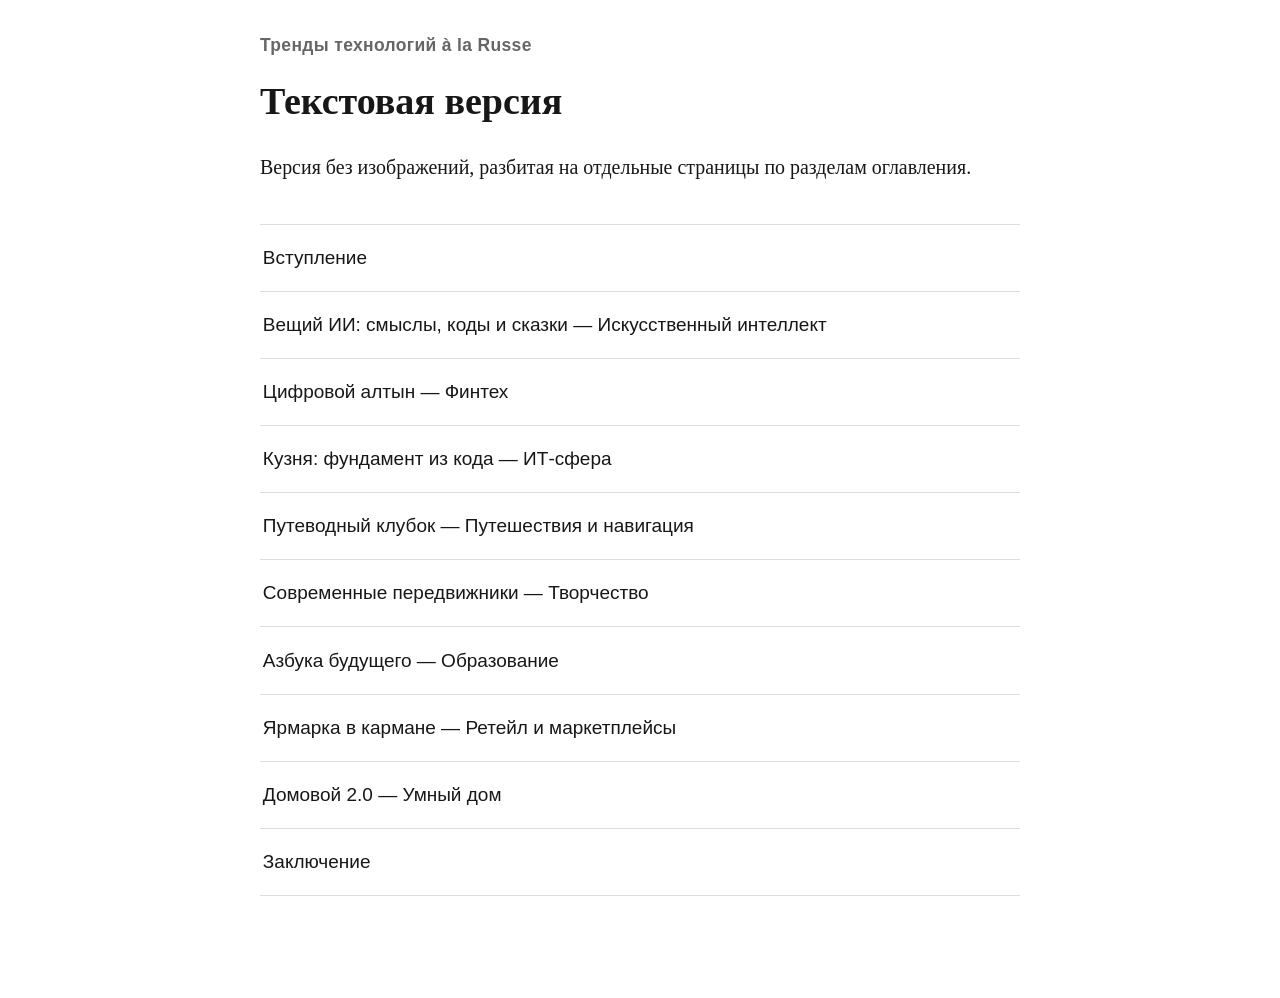
<file: index.html>
<!doctype html>
<html lang="ru"><head><meta charset="utf-8"><meta name="viewport" content="width=device-width,initial-scale=1,viewport-fit=cover">
<title>Оглавление — Тренды технологий à la Russe</title><meta name="description" content="Текстовая версия без изображений"><link rel="stylesheet" href="styles.css"></head>
<body><main><a class="site-title" href="index.html">Тренды технологий à la Russe</a>
<h1>Текстовая версия</h1>
<p class="lead">Версия без изображений, разбитая на отдельные страницы по разделам оглавления.</p>
<nav aria-label="Оглавление"><ul class="toc"><li><a href="intro.html">Вступление</a></li>
<li><a href="ai.html">Вещий ИИ: смыслы, коды и сказки — Искусственный интеллект</a></li>
<li><a href="fintech.html">Цифровой алтын — Финтех</a></li>
<li><a href="it.html">Кузня: фундамент из кода — ИТ-сфера</a></li>
<li><a href="travel.html">Путеводный клубок — Путешествия и навигация</a></li>
<li><a href="creative.html">Современные передвижники — Творчество</a></li>
<li><a href="education.html">Азбука будущего — Образование</a></li>
<li><a href="retail.html">Ярмарка в кармане — Ретейл и маркетплейсы</a></li>
<li><a href="smart-home.html">Домовой 2.0 — Умный дом</a></li>
<li><a href="conclusion.html">Заключение</a></li></ul></nav></main></body></html>
</file>
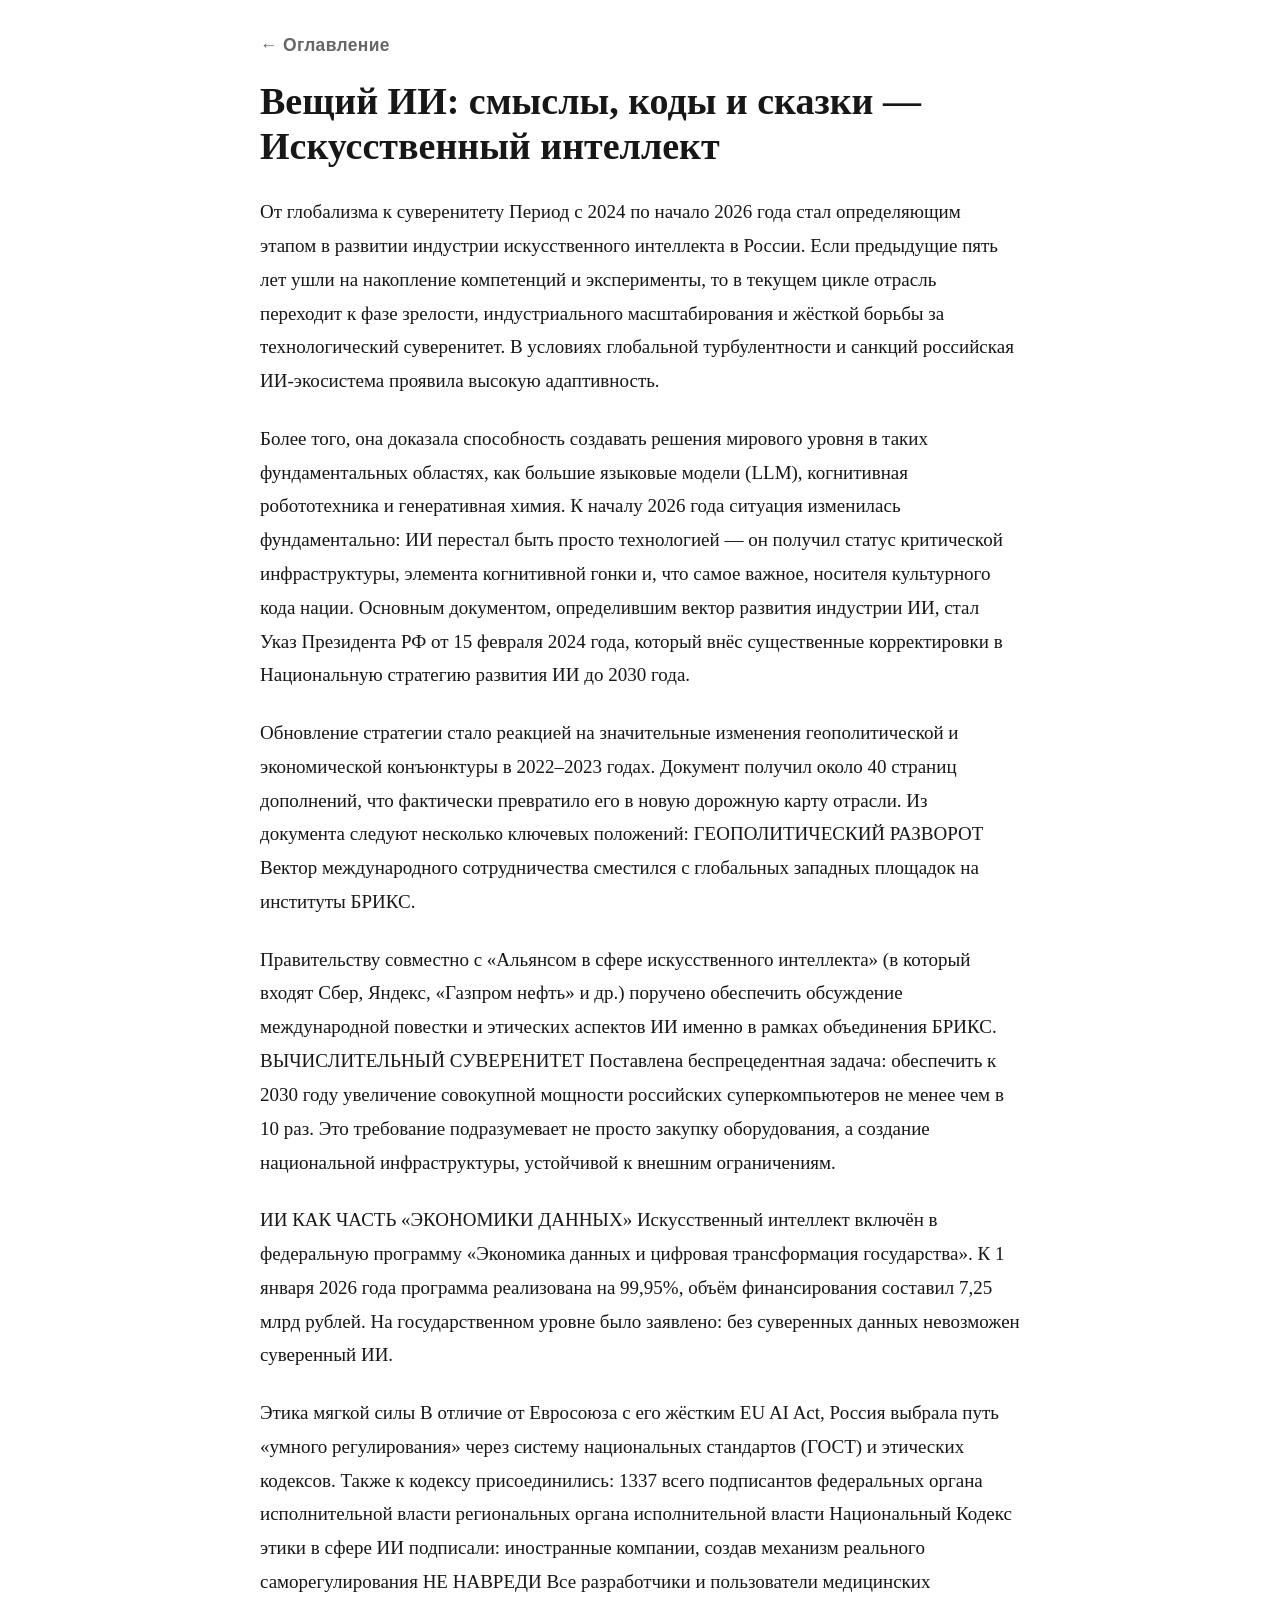
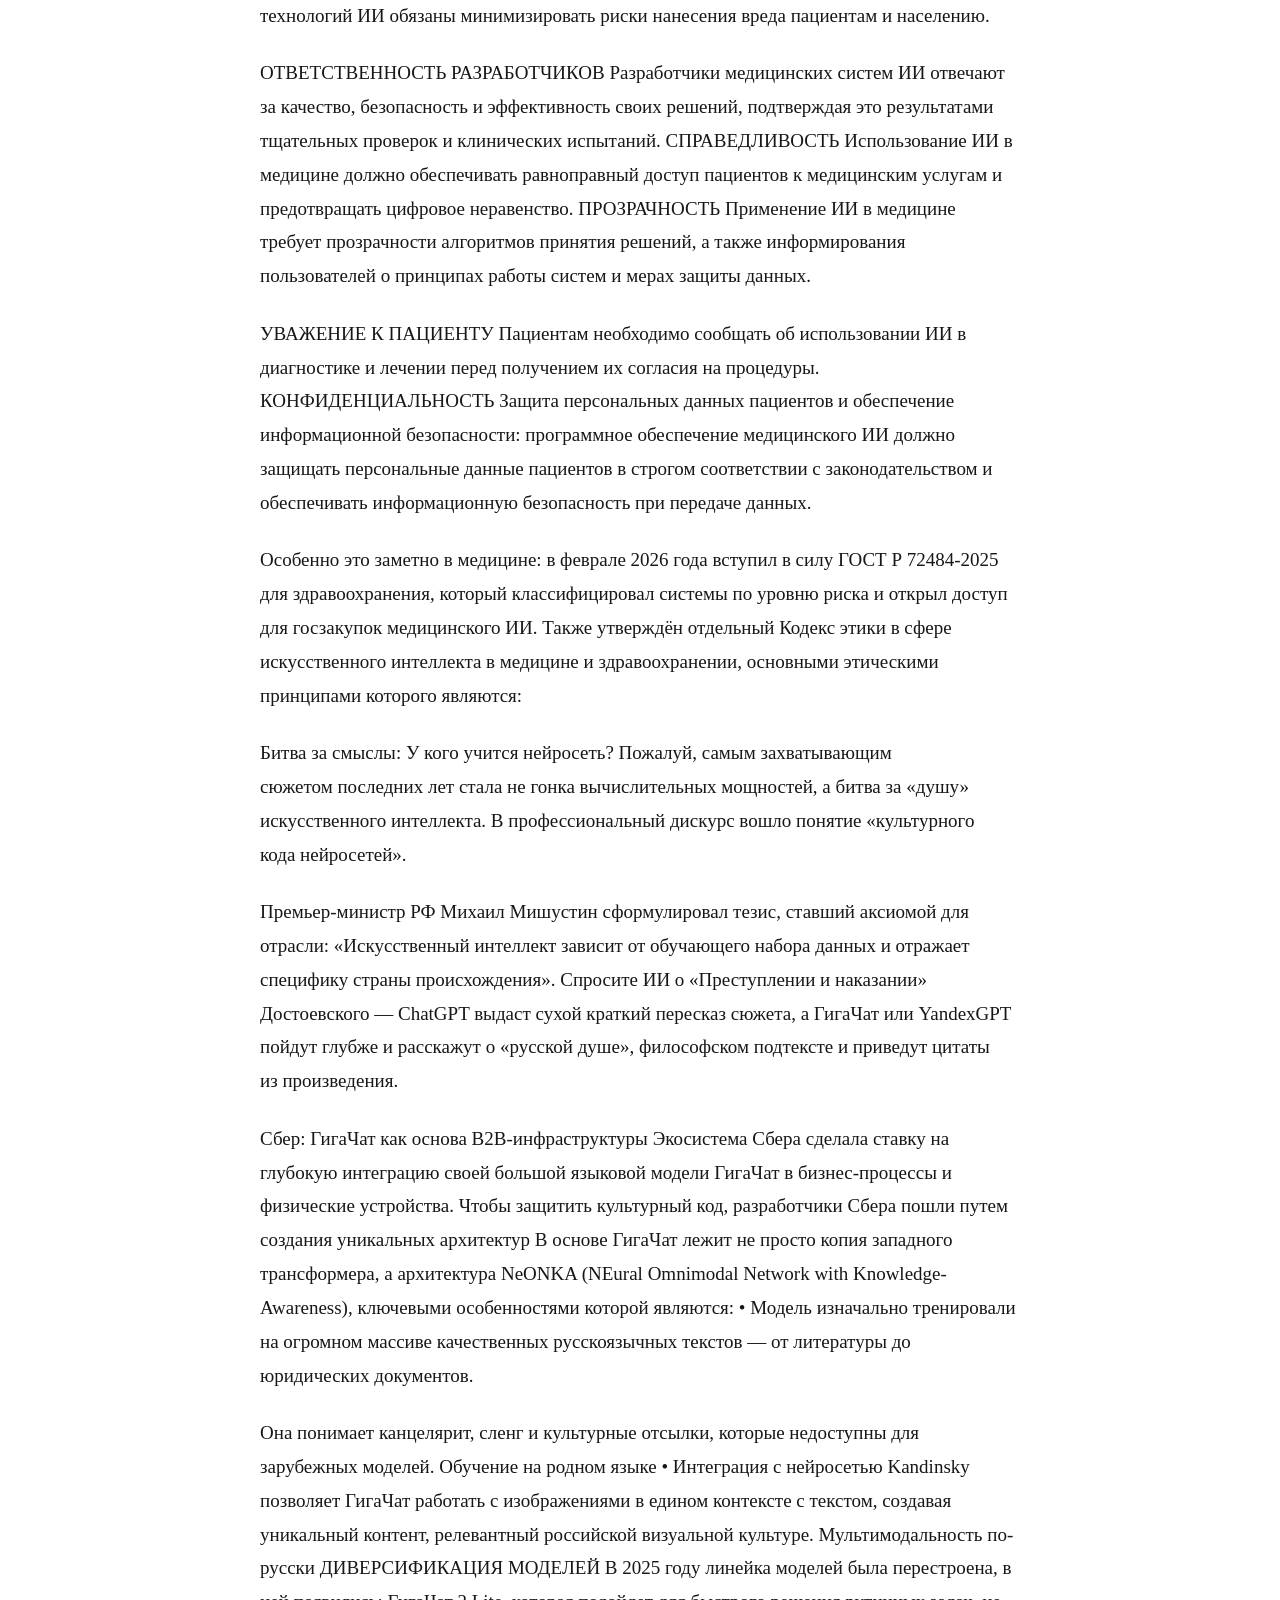
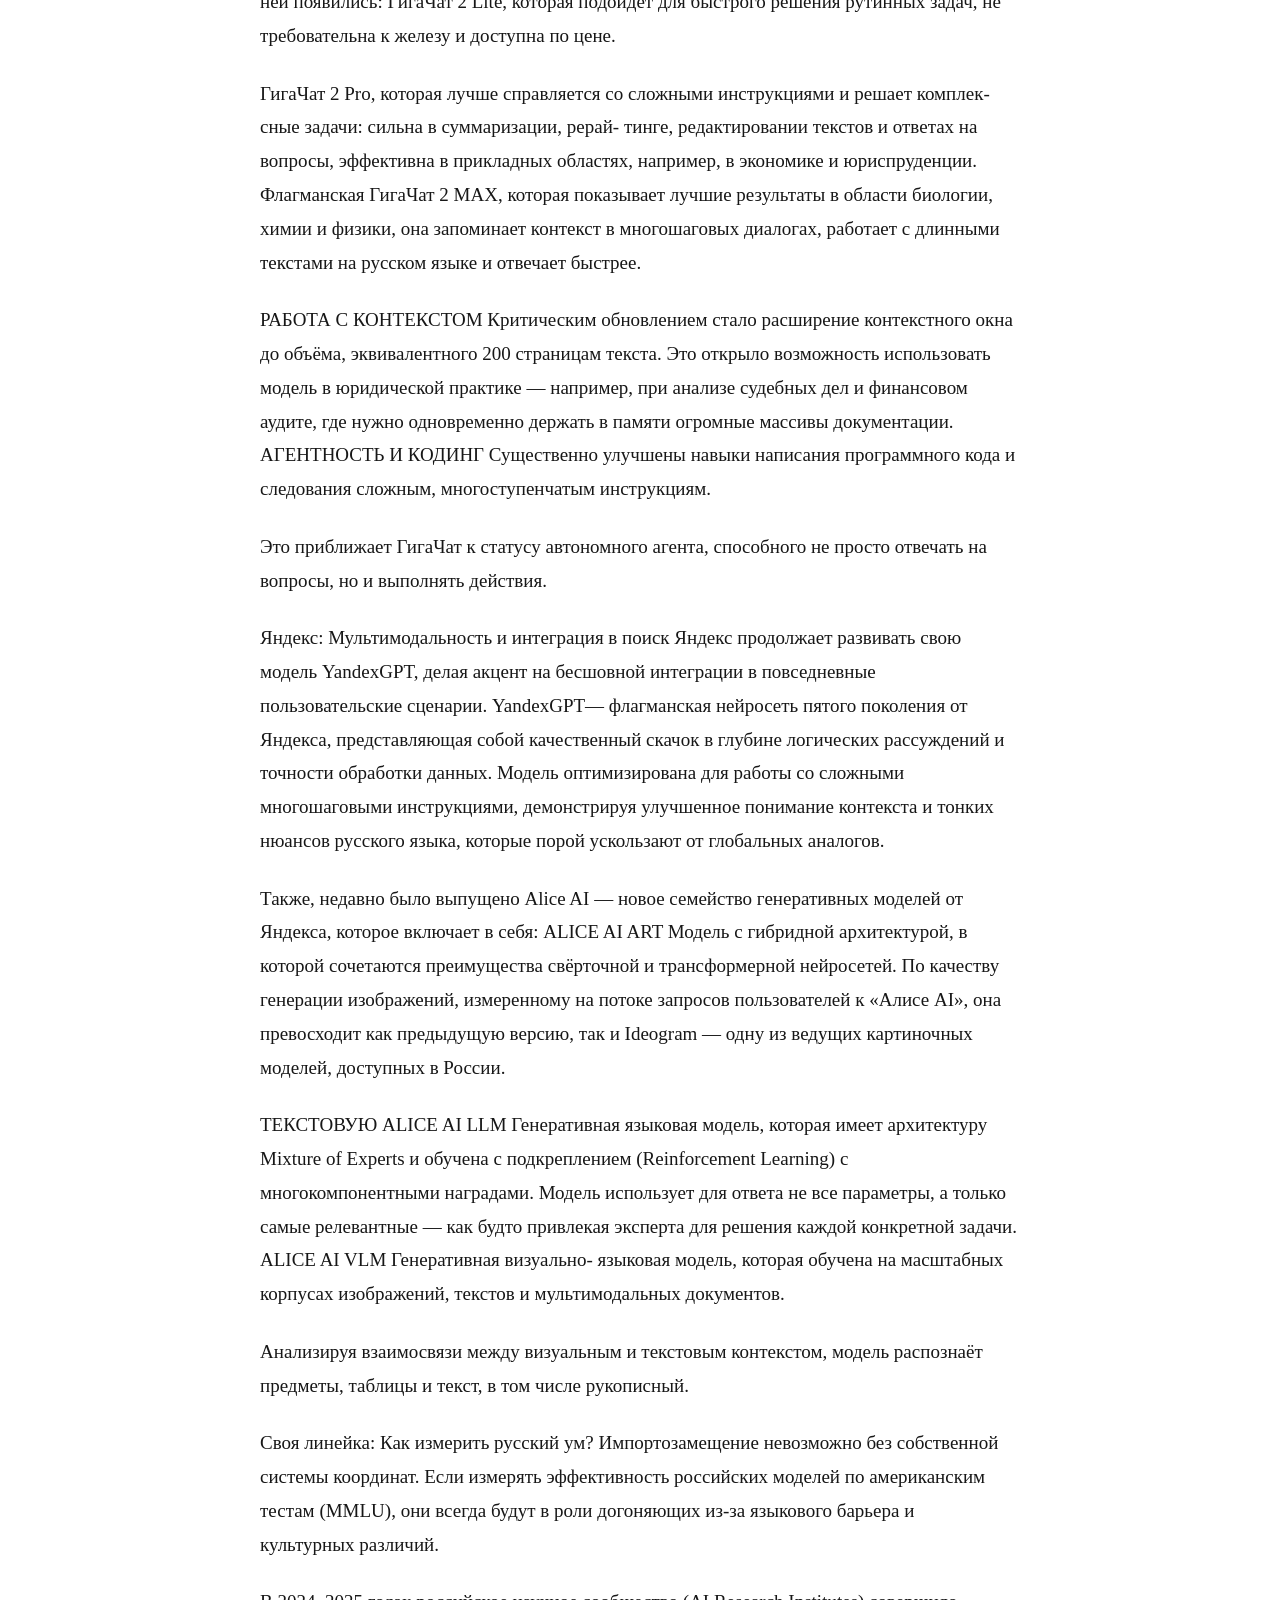
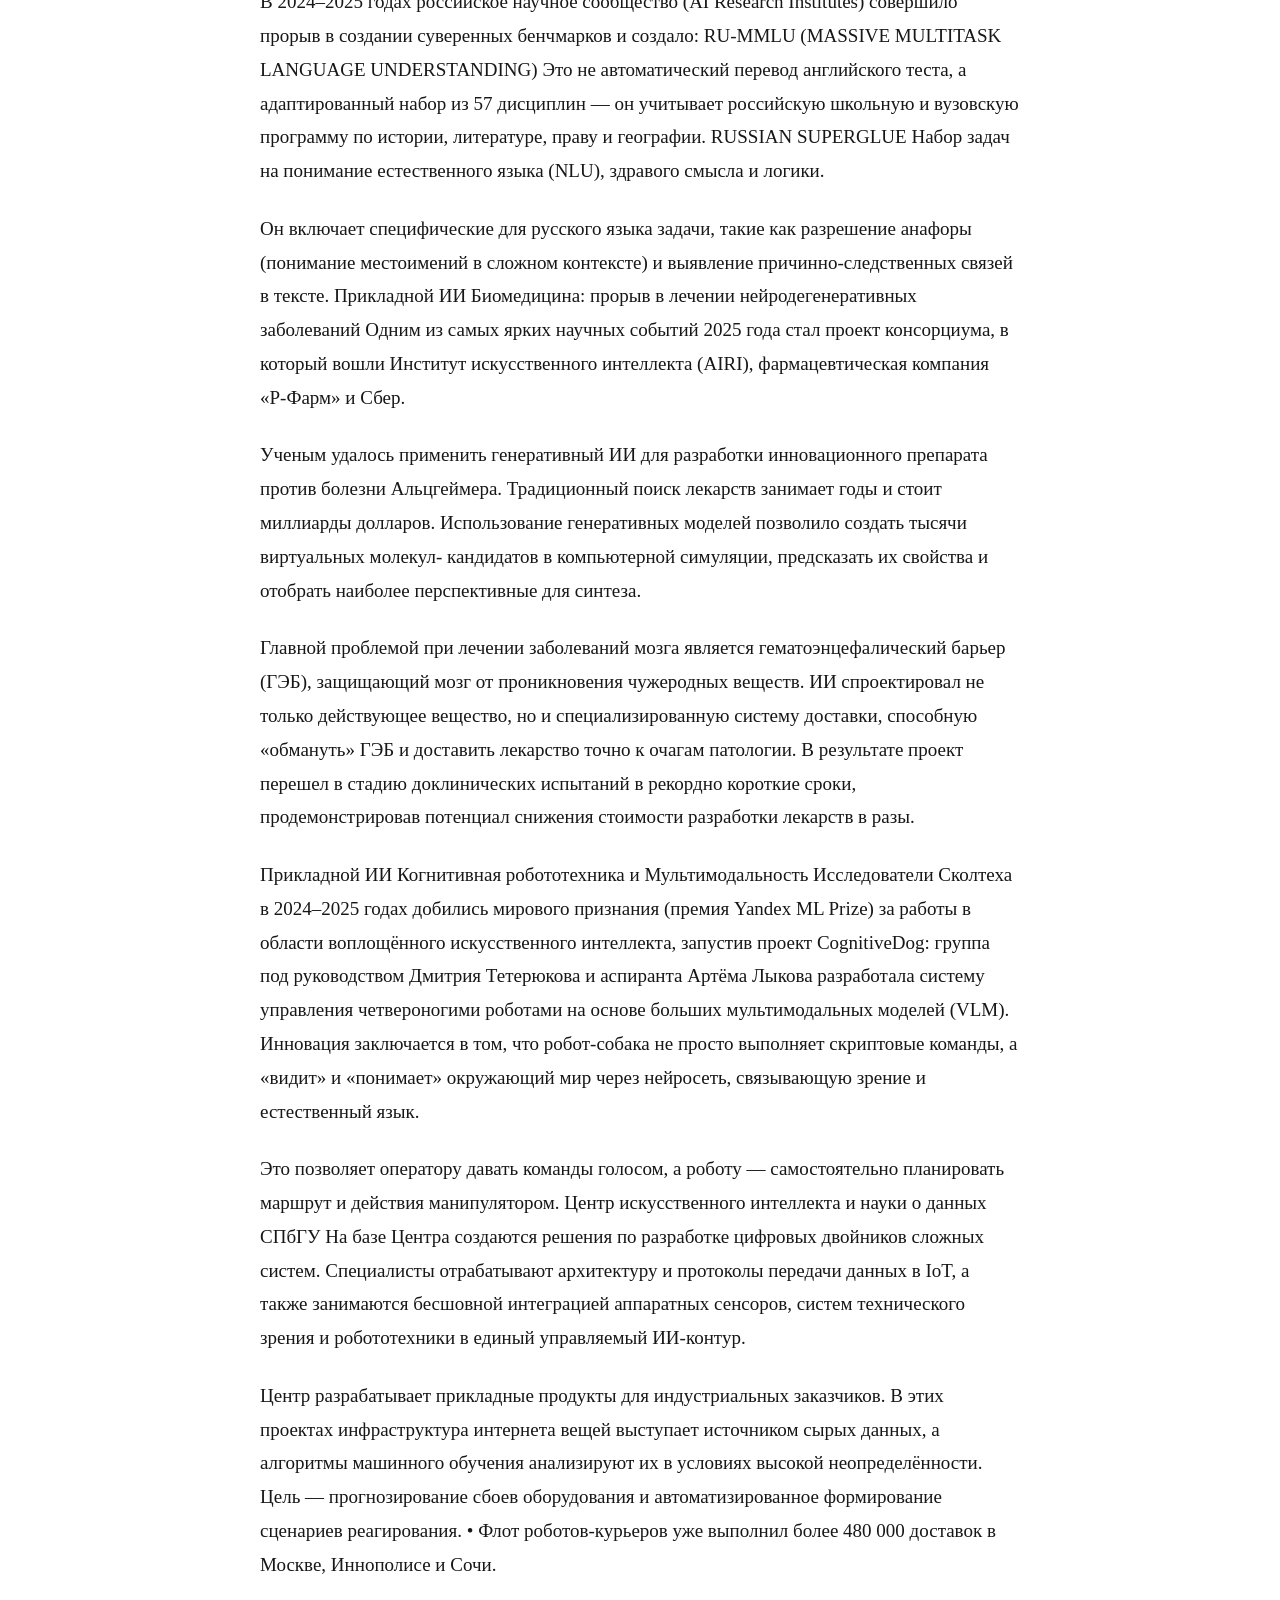
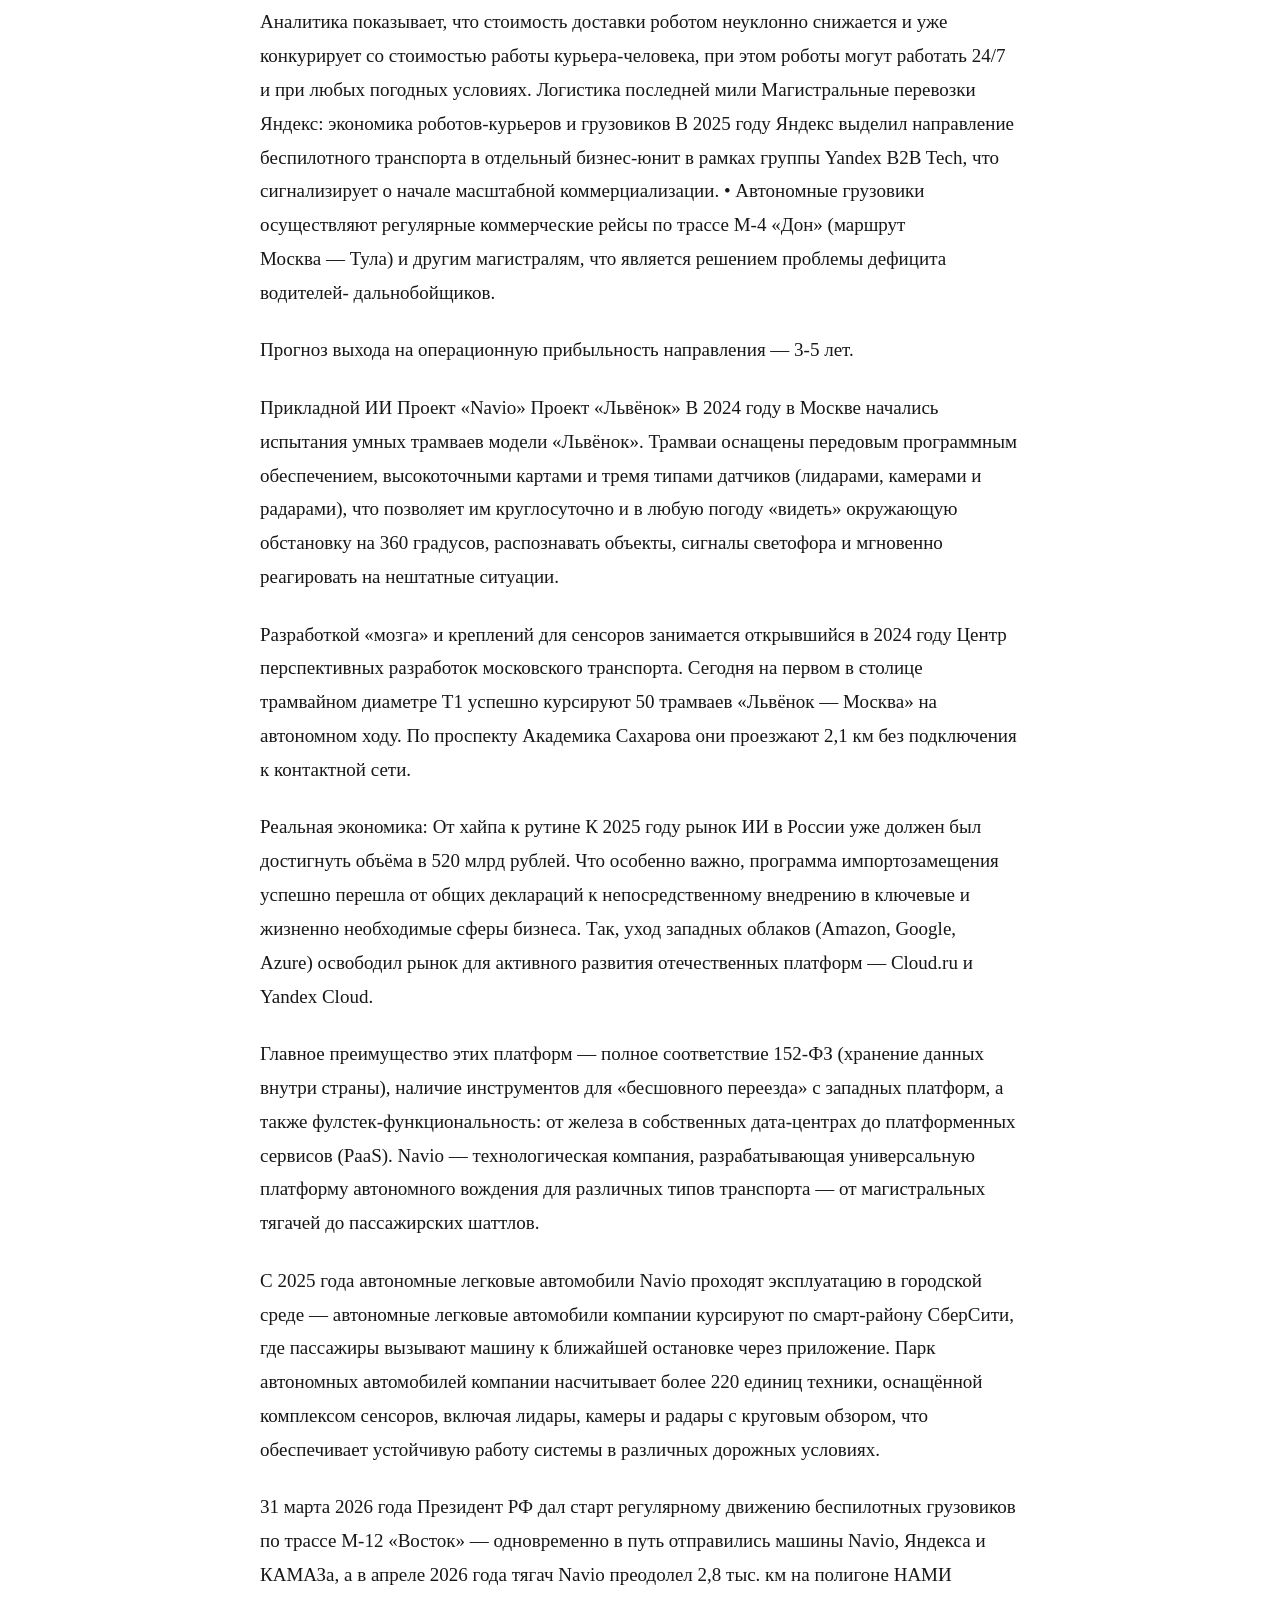
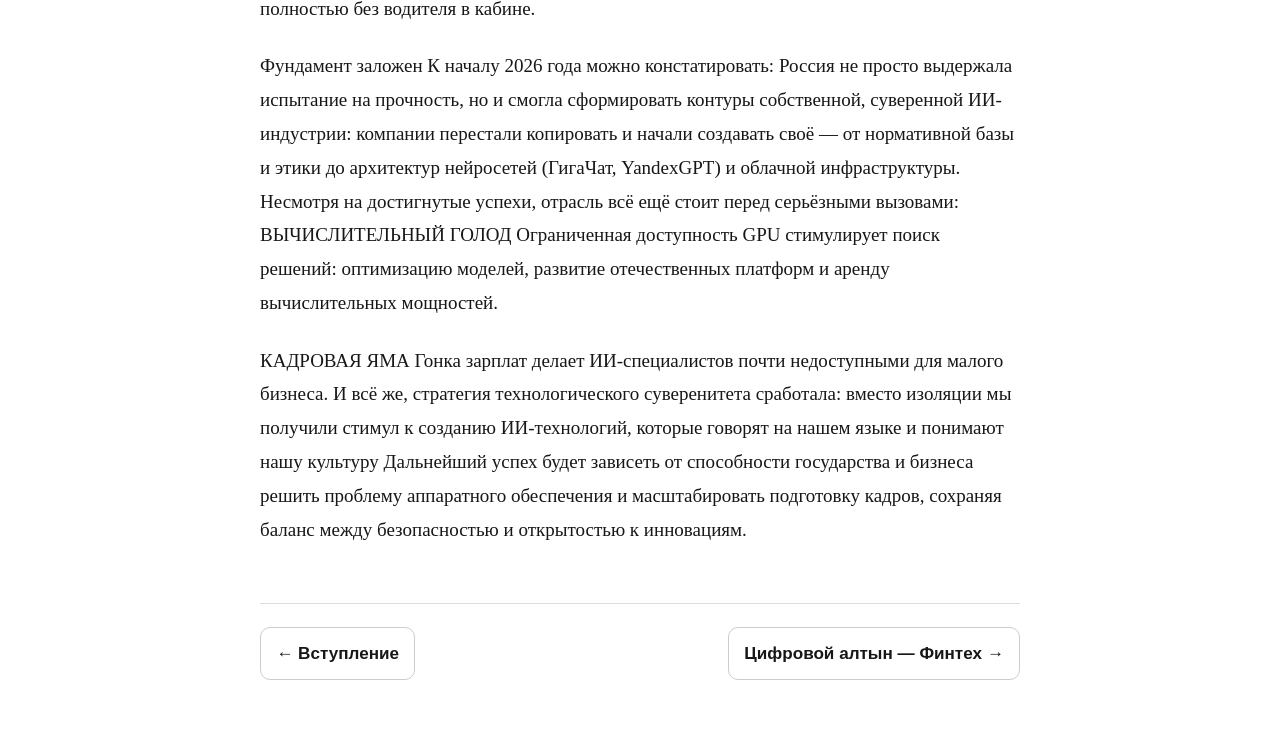
<file: ai.html>
<!doctype html>
<html lang="ru"><head><meta charset="utf-8"><meta name="viewport" content="width=device-width,initial-scale=1,viewport-fit=cover">
<title>Вещий ИИ: смыслы, коды и сказки — Искусственный интеллект — Тренды технологий à la Russe</title><meta name="description" content="Текстовая версия без изображений"><link rel="stylesheet" href="styles.css"></head>
<body><main><a class="site-title" href="index.html">← Оглавление</a>
<article><h1>Вещий ИИ: смыслы, коды и сказки — Искусственный интеллект</h1>
<p>От глобализма к суверенитету Период с 2024 по начало 2026 года стал определяющим этапом в развитии индустрии искусственного интеллекта в России. Если предыдущие пять лет ушли на накопление компетенций и эксперименты, то в текущем цикле отрасль переходит к фазе зрелости, индустриального масштабирования и жёсткой борьбы за технологический суверенитет. В условиях глобальной турбулентности и санкций российская ИИ-экосистема проявила высокую адаптивность.</p><p>Более того, она доказала способность создавать решения мирового уровня в таких фундаментальных областях, как большие языковые модели (LLM), когнитивная робототехника и генеративная химия. К началу 2026 года ситуация изменилась фундаментально: ИИ перестал быть просто технологией — он получил статус критической инфраструктуры, элемента когнитивной гонки и, что самое важное, носителя культурного кода нации. Основным документом, определившим вектор развития индустрии ИИ, стал Указ Президента РФ от 15 февраля 2024 года, который внёс существенные корректировки в Национальную стратегию развития ИИ до 2030 года.</p><p>Обновление стратегии стало реакцией на значительные изменения геополитической и экономической конъюнктуры в 2022–2023 годах. Документ получил около 40 страниц дополнений, что фактически превратило его в новую дорожную карту отрасли. Из документа следуют несколько ключевых положений: ГЕОПОЛИТИЧЕСКИЙ РАЗВОРОТ Вектор международного сотрудничества сместился с глобальных западных площадок на институты БРИКС.</p><p>Правительству совместно с «Альянсом в сфере искусственного интеллекта» (в который входят Сбер, Яндекс, «Газпром нефть» и др.) поручено обеспечить обсуждение международной повестки и этических аспектов ИИ именно в рамках объединения БРИКС. ВЫЧИСЛИТЕЛЬНЫЙ СУВЕРЕНИТЕТ Поставлена беспрецедентная задача: обеспечить к 2030 году увеличение совокупной мощности российских суперкомпьютеров не менее чем в 10 раз. Это требование подразумевает не просто закупку оборудования, а создание национальной инфраструктуры, устойчивой к внешним ограничениям.</p><p>ИИ КАК ЧАСТЬ «ЭКОНОМИКИ ДАННЫХ» Искусственный интеллект включён в федеральную программу «Экономика данных и цифровая трансформация государства». К 1 января 2026 года программа реализована на 99,95%, объём финансирования составил 7,25 млрд рублей. На государственном уровне было заявлено: без суверенных данных невозможен суверенный ИИ.</p><p>Этика мягкой силы В отличие от Евросоюза с его жёстким EU AI Act, Россия выбрала путь «умного регулирования» через систему национальных стандартов (ГОСТ) и этических кодексов. Также к кодексу присоединились: 1337 всего подписантов федеральных органа исполнительной власти региональных органа исполнительной власти Национальный Кодекс этики в сфере ИИ подписали: иностранные компании, создав механизм реального саморегулирования НЕ НАВРЕДИ Все разработчики и пользователи медицинских технологий ИИ обязаны минимизировать риски нанесения вреда пациентам и населению.</p><p>ОТВЕТСТВЕННОСТЬ РАЗРАБОТЧИКОВ Разработчики медицинских систем ИИ отвечают за качество, безопасность и эффективность своих решений, подтверждая это результатами тщательных проверок и клинических испытаний. СПРАВЕДЛИВОСТЬ Использование ИИ в медицине должно обеспечивать равноправный доступ пациентов к медицинским услугам и предотвращать цифровое неравенство. ПРОЗРАЧНОСТЬ Применение ИИ в медицине требует прозрачности алгоритмов принятия решений, а также информирования пользователей о принципах работы систем и мерах защиты данных.</p><p>УВАЖЕНИЕ К ПАЦИЕНТУ Пациентам необходимо сообщать об использовании ИИ в диагностике и лечении перед получением их согласия на процедуры. КОНФИДЕНЦИАЛЬНОСТЬ Защита персональных данных пациентов и обеспечение информационной безопасности: программное обеспечение медицинского ИИ должно защищать персональные данные пациентов в строгом соответствии с законодательством и обеспечивать информационную безопасность при передаче данных.</p><p>Особенно это заметно в медицине: в феврале 2026 года вступил в силу ГОСТ Р 72484-2025 для здравоохранения, который классифицировал системы по уровню риска и открыл доступ для госзакупок медицинского ИИ. Также утверждён отдельный Кодекс этики в сфере искусственного интеллекта в медицине и здравоохранении, основными этическими принципами которого являются:</p><p>Битва за смыслы: У кого учится нейросеть? Пожалуй, самым захватывающим сюжетом последних лет стала не гонка вычислительных мощностей, а битва за «душу» искусственного интеллекта. В профессиональный дискурс вошло понятие «культурного кода нейросетей».</p><p>Премьер-министр РФ Михаил Мишустин сформулировал тезис, ставший аксиомой для отрасли: «Искусственный интеллект зависит от обучающего набора данных и отражает специфику страны происхождения». Спросите ИИ о «Преступлении и наказании» Достоевского — ChatGPT выдаст сухой краткий пересказ сюжета, а ГигаЧат или YandexGPT пойдут глубже и расскажут о «русской душе», философском подтексте и приведут цитаты из произведения.</p><p>Сбер: ГигаЧат как основа B2B-инфраструктуры Экосистема Сбера сделала ставку на глубокую интеграцию своей большой языковой модели ГигаЧат в бизнес-процессы и физические устройства. Чтобы защитить культурный код, разработчики Сбера пошли путем создания уникальных архитектур В основе ГигаЧат лежит не просто копия западного трансформера, а архитектура NeONKA (NEural Omnimodal Network with Knowledge-Awareness), ключевыми особенностями которой являются: • Модель изначально тренировали на огромном массиве качественных русскоязычных текстов — от литературы до юридических документов.</p><p>Она понимает канцелярит, сленг и культурные отсылки, которые недоступны для зарубежных моделей. Обучение на родном языке • Интеграция с нейросетью Kandinsky позволяет ГигаЧат работать с изображениями в едином контексте с текстом, создавая уникальный контент, релевантный российской визуальной культуре. Мультимодальность по-русски ДИВЕРСИФИКАЦИЯ МОДЕЛЕЙ В 2025 году линейка моделей была перестроена, в ней появились: ГигаЧат 2 Lite, которая подойдет для быстрого решения рутинных задач, не требовательна к железу и доступна по цене.</p><p>ГигаЧат 2 Pro, которая лучше справляется со сложными инструкциями и решает комплек- сные задачи: сильна в суммаризации, рерай- тинге, редактировании текстов и ответах на вопросы, эффективна в прикладных областях, например, в экономике и юриспруденции. Флагманская ГигаЧат 2 MAX, которая показывает лучшие результаты в области биологии, химии и физики, она запоминает контекст в многошаговых диалогах, работает с длинными текстами на русском языке и отвечает быстрее.</p><p>РАБОТА С КОНТЕКСТОМ Критическим обновлением стало расширение контекстного окна до объёма, эквивалентного 200 страницам текста. Это открыло возможность использовать модель в юридической практике — например, при анализе судебных дел и финансовом аудите, где нужно одновременно держать в памяти огромные массивы документации. АГЕНТНОСТЬ И КОДИНГ Существенно улучшены навыки написания программного кода и следования сложным, многоступенчатым инструкциям.</p><p>Это приближает ГигаЧат к статусу автономного агента, способного не просто отвечать на вопросы, но и выполнять действия.</p><p>Яндекс: Мультимодальность и интеграция в поиск Яндекс продолжает развивать свою модель YandexGPT, делая акцент на бесшовной интеграции в повседневные пользовательские сценарии. YandexGPT— флагманская нейросеть пятого поколения от Яндекса, представляющая собой качественный скачок в глубине логических рассуждений и точности обработки данных. Модель оптимизирована для работы со сложными многошаговыми инструкциями, демонстрируя улучшенное понимание контекста и тонких нюансов русского языка, которые порой ускользают от глобальных аналогов.</p><p>Также, недавно было выпущено Alice AI — новое семейство генеративных моделей от Яндекса, которое включает в себя: ALICE AI ART Модель с гибридной архитектурой, в которой сочетаются преимущества свёрточной и трансформерной нейросетей. По качеству генерации изображений, измеренному на потоке запросов пользователей к «Алисе AI», она превосходит как предыдущую версию, так и Ideogram — одну из ведущих картиночных моделей, доступных в России.</p><p>ТЕКСТОВУЮ ALICE AI LLM Генеративная языковая модель, которая имеет архитектуру Mixture of Experts и обучена с подкреплением (Reinforcement Learning) с многокомпонентными наградами. Модель использует для ответа не все параметры, а только самые релевантные — как будто привлекая эксперта для решения каждой конкретной задачи. ALICE AI VLM Генеративная визуально- языковая модель, которая обучена на масштабных корпусах изображений, текстов и мультимодальных документов.</p><p>Анализируя взаимосвязи между визуальным и текстовым контекстом, модель распознаёт предметы, таблицы и текст, в том числе рукописный.</p><p>Своя линейка: Как измерить русский ум? Импортозамещение невозможно без собственной системы координат. Если измерять эффективность российских моделей по американским тестам (MMLU), они всегда будут в роли догоняющих из-за языкового барьера и культурных различий.</p><p>В 2024–2025 годах российское научное сообщество (AI Research Institutes) совершило прорыв в создании суверенных бенчмарков и создало: RU-MMLU (MASSIVE MULTITASK LANGUAGE UNDERSTANDING) Это не автоматический перевод английского теста, а адаптированный набор из 57 дисциплин — он учитывает российскую школьную и вузовскую программу по истории, литературе, праву и географии. RUSSIAN SUPERGLUE Набор задач на понимание естественного языка (NLU), здравого смысла и логики.</p><p>Он включает специфические для русского языка задачи, такие как разрешение анафоры (понимание местоимений в сложном контексте) и выявление причинно-следственных связей в тексте. Прикладной ИИ Биомедицина: прорыв в лечении нейродегенеративных заболеваний Одним из самых ярких научных событий 2025 года стал проект консорциума, в который вошли Институт искусственного интеллекта (AIRI), фармацевтическая компания «Р-Фарм» и Сбер.</p><p>Ученым удалось применить генеративный ИИ для разработки инновационного препарата против болезни Альцгеймера. Традиционный поиск лекарств занимает годы и стоит миллиарды долларов. Использование генеративных моделей позволило создать тысячи виртуальных молекул- кандидатов в компьютерной симуляции, предсказать их свойства и отобрать наиболее перспективные для синтеза.</p><p>Главной проблемой при лечении заболеваний мозга является гематоэнцефалический барьер (ГЭБ), защищающий мозг от проникновения чужеродных веществ. ИИ спроектировал не только действующее вещество, но и специализированную систему доставки, способную «обмануть» ГЭБ и доставить лекарство точно к очагам патологии. В результате проект перешел в стадию доклинических испытаний в рекордно короткие сроки, продемонстрировав потенциал снижения стоимости разработки лекарств в разы.</p><p>Прикладной ИИ Когнитивная робототехника и Мультимодальность Исследователи Сколтеха в 2024–2025 годах добились мирового признания (премия Yandex ML Prize) за работы в области воплощённого искусственного интеллекта, запустив проект CognitiveDog: группа под руководством Дмитрия Тетерюкова и аспиранта Артёма Лыкова разработала систему управления четвероногими роботами на основе больших мультимодальных моделей (VLM). Инновация заключается в том, что робот-собака не просто выполняет скриптовые команды, а «видит» и «понимает» окружающий мир через нейросеть, связывающую зрение и естественный язык.</p><p>Это позволяет оператору давать команды голосом, а роботу — самостоятельно планировать маршрут и действия манипулятором. Центр искусственного интеллекта и науки о данных СПбГУ На базе Центра создаются решения по разработке цифровых двойников сложных систем. Специалисты отрабатывают архитектуру и протоколы передачи данных в IoT, а также занимаются бесшовной интеграцией аппаратных сенсоров, систем технического зрения и робототехники в единый управляемый ИИ-контур.</p><p>Центр разрабатывает прикладные продукты для индустриальных заказчиков. В этих проектах инфраструктура интернета вещей выступает источником сырых данных, а алгоритмы машинного обучения анализируют их в условиях высокой неопределённости. Цель — прогнозирование сбоев оборудования и автоматизированное формирование сценариев реагирования. • Флот роботов-курьеров уже выполнил более 480 000 доставок в Москве, Иннополисе и Сочи.</p><p>Аналитика показывает, что стоимость доставки роботом неуклонно снижается и уже конкурирует со стоимостью работы курьера-человека, при этом роботы могут работать 24/7 и при любых погодных условиях. Логистика последней мили Магистральные перевозки Яндекс: экономика роботов-курьеров и грузовиков В 2025 году Яндекс выделил направление беспилотного транспорта в отдельный бизнес-юнит в рамках группы Yandex B2B Tech, что сигнализирует о начале масштабной коммерциализации. • Автономные грузовики осуществляют регулярные коммерческие рейсы по трассе М-4 «Дон» (маршрут Москва — Тула) и другим магистралям, что является решением проблемы дефицита водителей- дальнобойщиков.</p><p>Прогноз выхода на операционную прибыльность направления — 3-5 лет.</p><p>Прикладной ИИ Проект «Navio» Проект «Львёнок» В 2024 году в Москве начались испытания умных трамваев модели «Львёнок». Трамваи оснащены передовым программным обеспечением, высокоточными картами и тремя типами датчиков (лидарами, камерами и радарами), что позволяет им круглосуточно и в любую погоду «видеть» окружающую обстановку на 360 градусов, распознавать объекты, сигналы светофора и мгновенно реагировать на нештатные ситуации.</p><p>Разработкой «мозга» и креплений для сенсоров занимается открывшийся в 2024 году Центр перспективных разработок московского транспорта. Сегодня на первом в столице трамвайном диаметре Т1 успешно курсируют 50 трамваев «Львёнок — Москва» на автономном ходу. По проспекту Академика Сахарова они проезжают 2,1 км без подключения к контактной сети.</p><p>Реальная экономика: От хайпа к рутине К 2025 году рынок ИИ в России уже должен был достигнуть объёма в 520 млрд рублей. Что особенно важно, программа импортозамещения успешно перешла от общих деклараций к непосредственному внедрению в ключевые и жизненно необходимые сферы бизнеса. Так, уход западных облаков (Amazon, Google, Azure) освободил рынок для активного развития отечественных платформ — Cloud.ru и Yandex Cloud.</p><p>Главное преимущество этих платформ — полное соответствие 152-ФЗ (хранение данных внутри страны), наличие инструментов для «бесшовного переезда» с западных платформ, а также фулстек-функциональность: от железа в собственных дата-центрах до платформенных сервисов (PaaS). Navio — технологическая компания, разрабатывающая универсальную платформу автономного вождения для различных типов транспорта — от магистральных тягачей до пассажирских шаттлов.</p><p>С 2025 года автономные легковые автомобили Navio проходят эксплуатацию в городской среде — автономные легковые автомобили компании курсируют по смарт-району СберСити, где пассажиры вызывают машину к ближайшей остановке через приложение. Парк автономных автомобилей компании насчитывает более 220 единиц техники, оснащённой комплексом сенсоров, включая лидары, камеры и радары с круговым обзором, что обеспечивает устойчивую работу системы в различных дорожных условиях.</p><p>31 марта 2026 года Президент РФ дал старт регулярному движению беспилотных грузовиков по трассе М-12 «Восток» — одновременно в путь отправились машины Navio, Яндекса и КАМАЗа, а в апреле 2026 года тягач Navio преодолел 2,8 тыс. км на полигоне НАМИ полностью без водителя в кабине.</p><p>Фундамент заложен К началу 2026 года можно констатировать: Россия не просто выдержала испытание на прочность, но и смогла сформировать контуры собственной, суверенной ИИ-индустрии: компании перестали копировать и начали создавать своё — от нормативной базы и этики до архитектур нейросетей (ГигаЧат, YandexGPT) и облачной инфраструктуры. Несмотря на достигнутые успехи, отрасль всё ещё стоит перед серьёзными вызовами: ВЫЧИСЛИТЕЛЬНЫЙ ГОЛОД Ограниченная доступность GPU стимулирует поиск решений: оптимизацию моделей, развитие отечественных платформ и аренду вычислительных мощностей.</p><p>КАДРОВАЯ ЯМА Гонка зарплат делает ИИ-специалистов почти недоступными для малого бизнеса. И всё же, стратегия технологического суверенитета сработала: вместо изоляции мы получили стимул к созданию ИИ-технологий, которые говорят на нашем языке и понимают нашу культуру Дальнейший успех будет зависеть от способности государства и бизнеса решить проблему аппаратного обеспечения и масштабировать подготовку кадров, сохраняя баланс между безопасностью и открытостью к инновациям.</p>
</article><nav class="pager" aria-label="Переход между разделами"><a href="intro.html">← Вступление</a><a class="next" href="fintech.html">Цифровой алтын — Финтех →</a></nav></main></body></html>
</file>
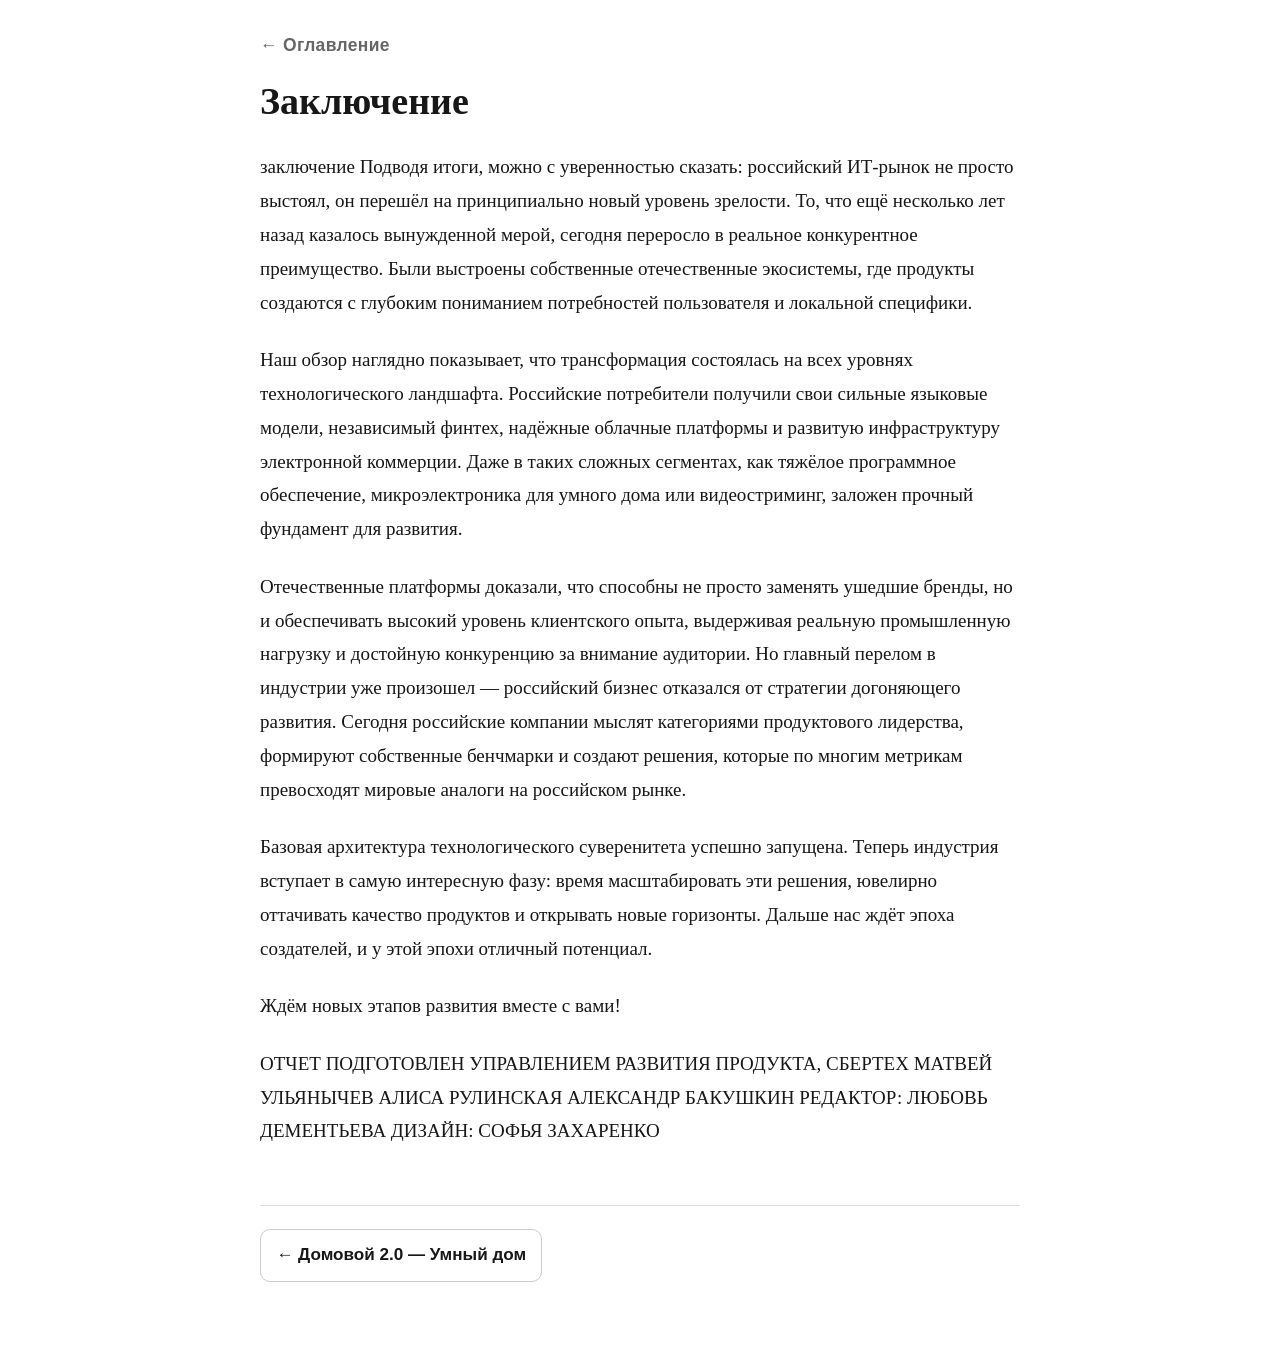
<file: conclusion.html>
<!doctype html>
<html lang="ru"><head><meta charset="utf-8"><meta name="viewport" content="width=device-width,initial-scale=1,viewport-fit=cover">
<title>Заключение — Тренды технологий à la Russe</title><meta name="description" content="Текстовая версия без изображений"><link rel="stylesheet" href="styles.css"></head>
<body><main><a class="site-title" href="index.html">← Оглавление</a>
<article><h1>Заключение</h1>
<p>заключение Подводя итоги, можно с уверенностью сказать: российский ИТ-рынок не просто выстоял, он перешёл на принципиально новый уровень зрелости. То, что ещё несколько лет назад казалось вынужденной мерой, сегодня переросло в реальное конкурентное преимущество. Были выстроены собственные отечественные экосистемы, где продукты создаются с глубоким пониманием потребностей пользователя и локальной специфики.</p><p>Наш обзор наглядно показывает, что трансформация состоялась на всех уровнях технологического ландшафта. Российские потребители получили свои сильные языковые модели, независимый финтех, надёжные облачные платформы и развитую инфраструктуру электронной коммерции. Даже в таких сложных сегментах, как тяжёлое программное обеспечение, микроэлектроника для умного дома или видеостриминг, заложен прочный фундамент для развития.</p><p>Отечественные платформы доказали, что способны не просто заменять ушедшие бренды, но и обеспечивать высокий уровень клиентского опыта, выдерживая реальную промышленную нагрузку и достойную конкуренцию за внимание аудитории. Но главный перелом в индустрии уже произошел — российский бизнес отказался от стратегии догоняющего развития. Сегодня российские компании мыслят категориями продуктового лидерства, формируют собственные бенчмарки и создают решения, которые по многим метрикам превосходят мировые аналоги на российском рынке.</p><p>Базовая архитектура технологического суверенитета успешно запущена. Теперь индустрия вступает в самую интересную фазу: время масштабировать эти решения, ювелирно оттачивать качество продуктов и открывать новые горизонты. Дальше нас ждёт эпоха создателей, и у этой эпохи отличный потенциал.</p><p>Ждём новых этапов развития вместе с вами!</p><p>ОТЧЕТ ПОДГОТОВЛЕН УПРАВЛЕНИЕМ РАЗВИТИЯ ПРОДУКТА, СБЕРТЕХ МАТВЕЙ УЛЬЯНЫЧЕВ АЛИСА РУЛИНСКАЯ АЛЕКСАНДР БАКУШКИН РЕДАКТОР: ЛЮБОВЬ ДЕМЕНТЬЕВА ДИЗАЙН: СОФЬЯ ЗАХАРЕНКО</p>
</article><nav class="pager" aria-label="Переход между разделами"><a href="smart-home.html">← Домовой 2.0 — Умный дом</a></nav></main></body></html>
</file>
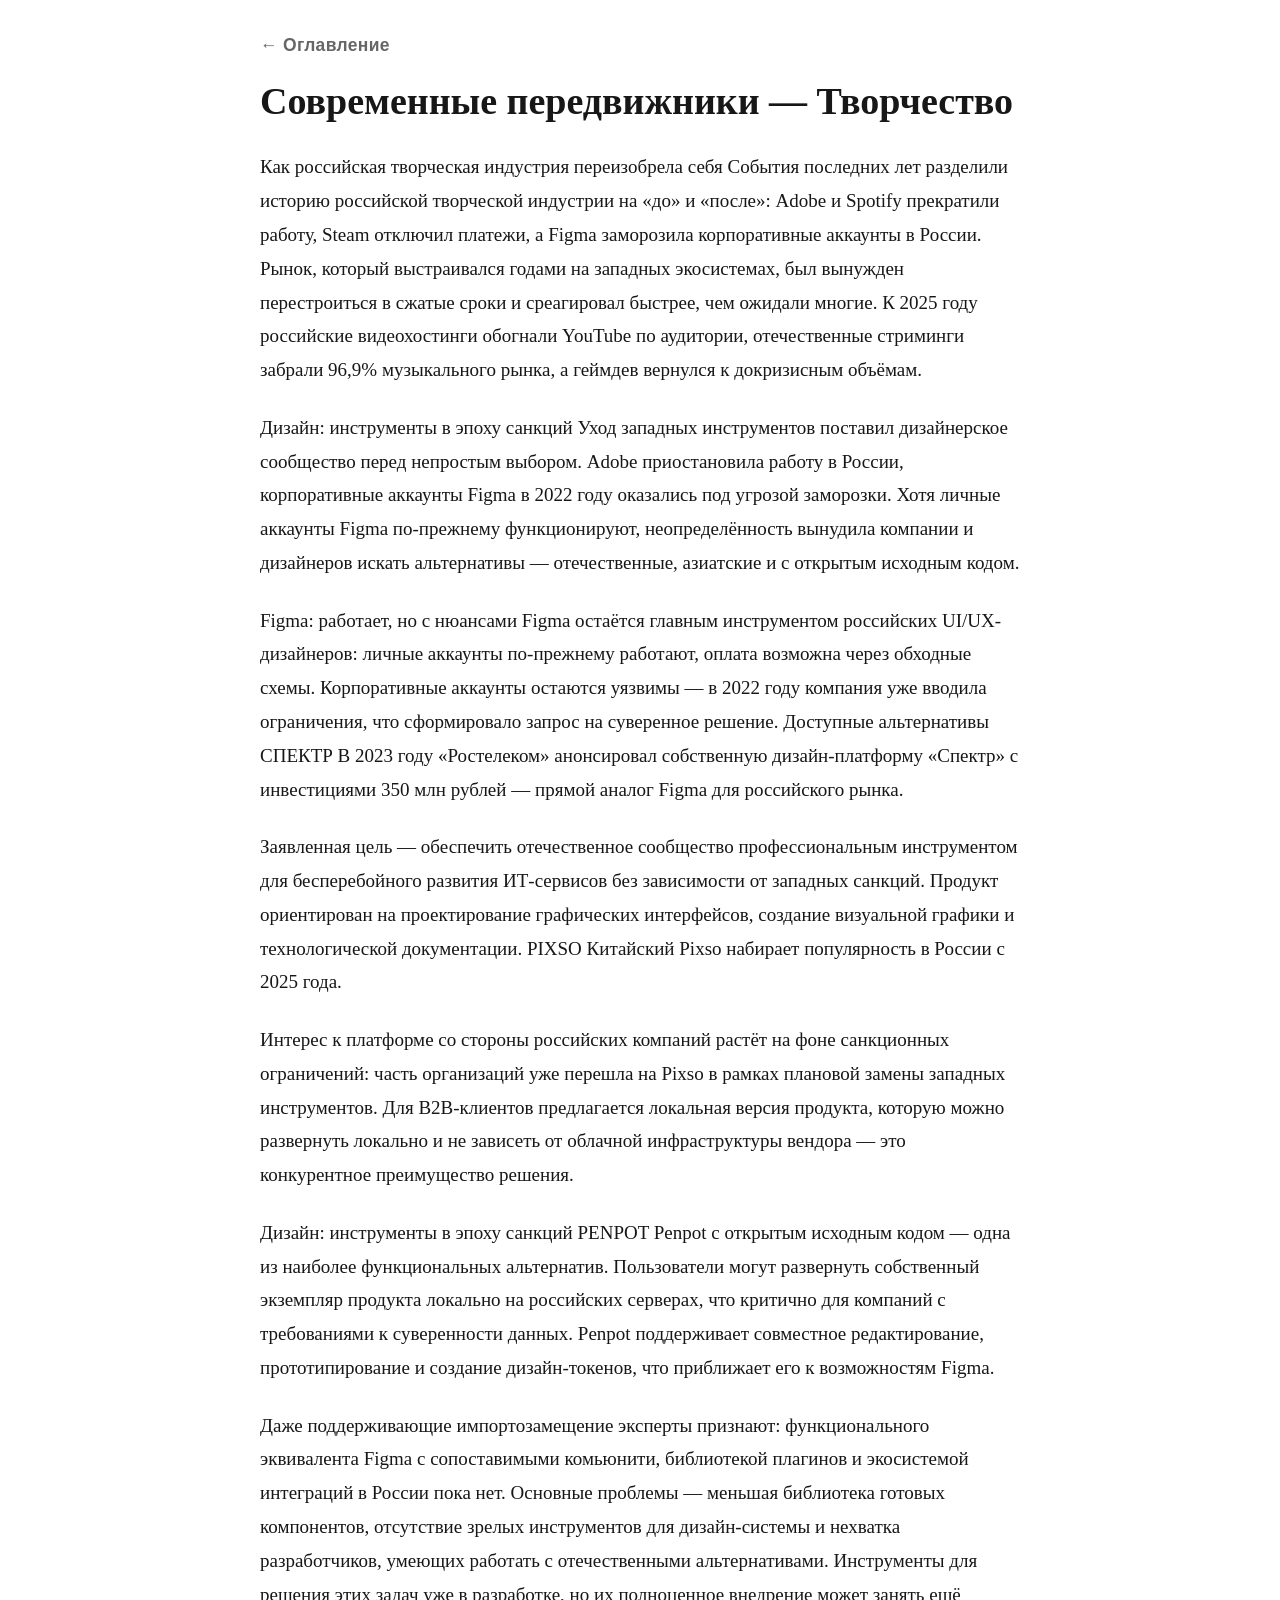
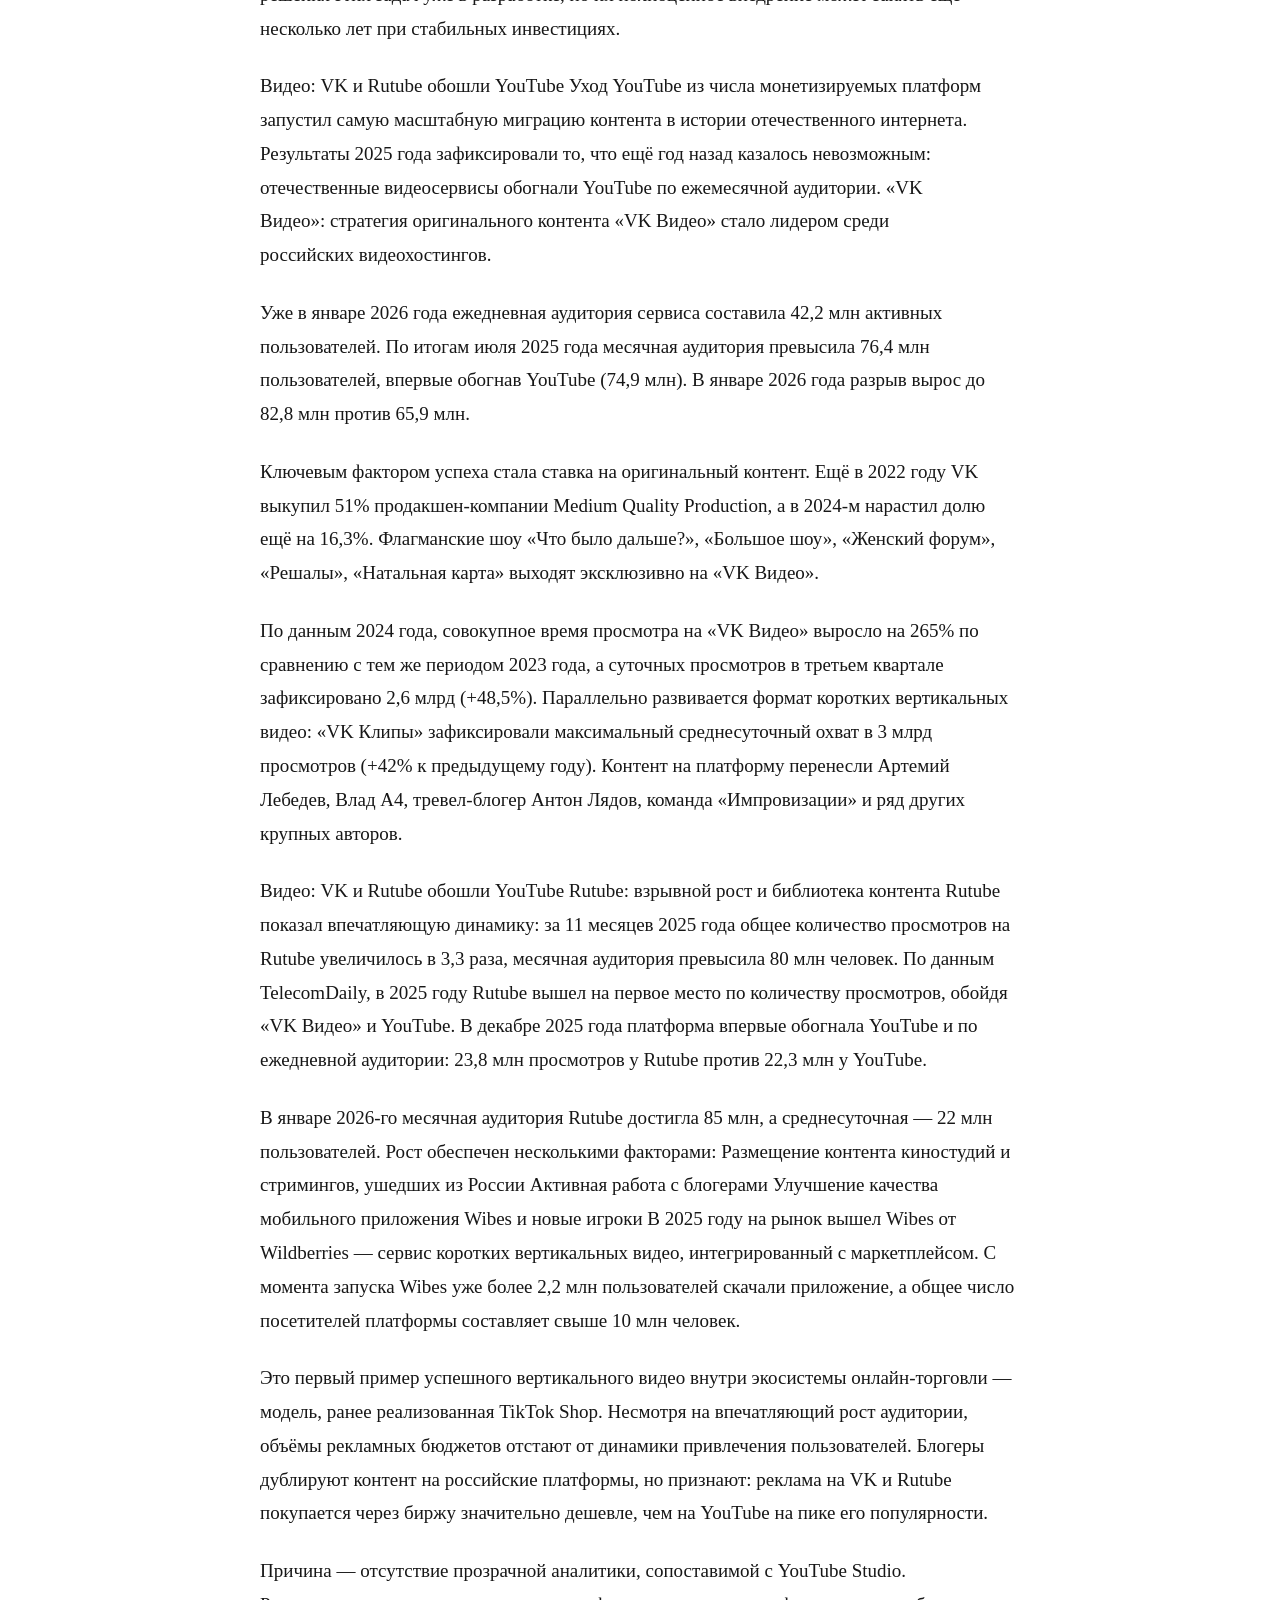
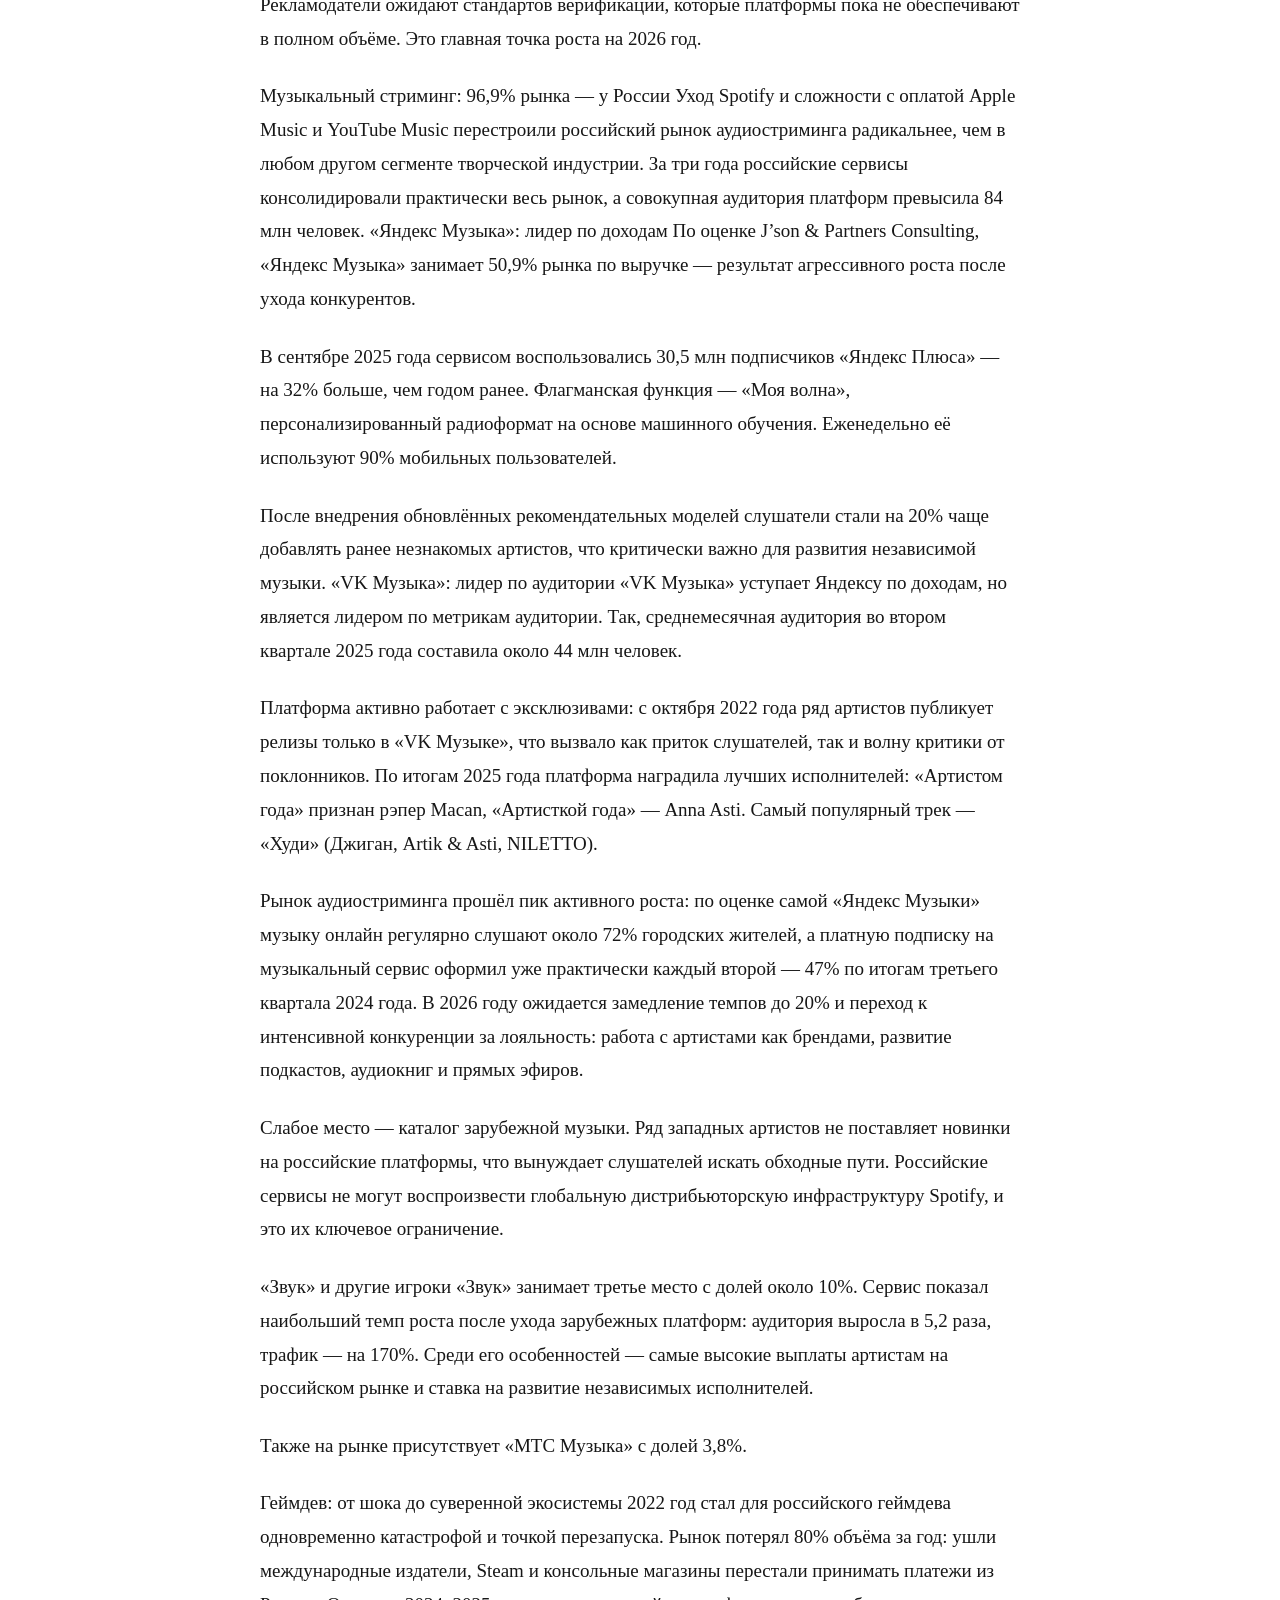
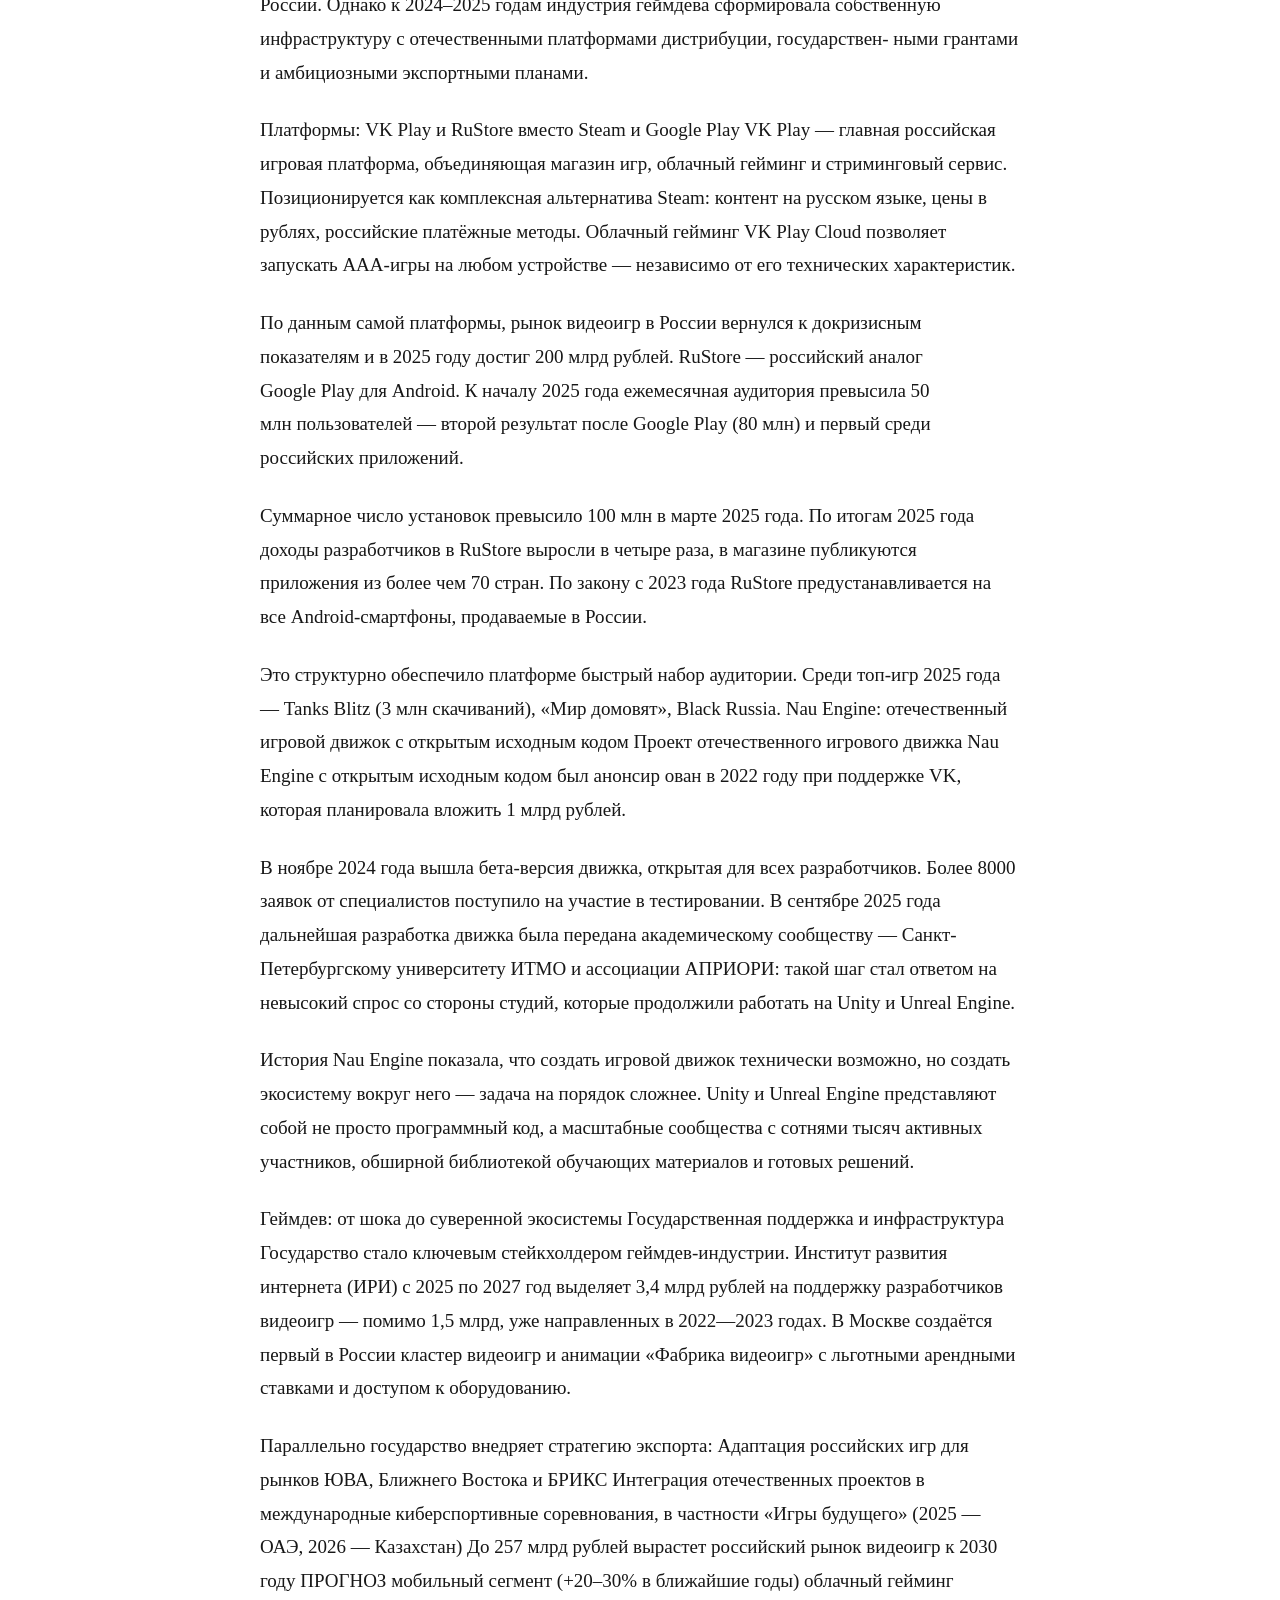
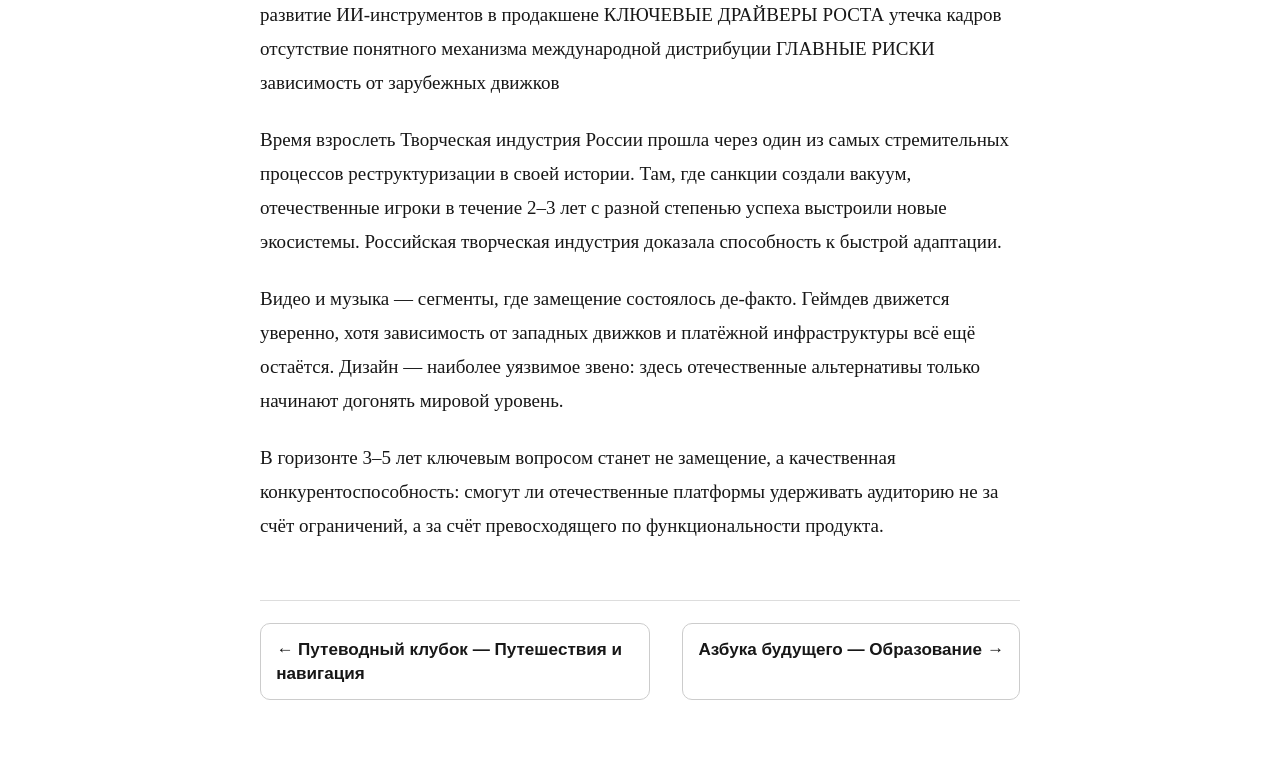
<file: creative.html>
<!doctype html>
<html lang="ru"><head><meta charset="utf-8"><meta name="viewport" content="width=device-width,initial-scale=1,viewport-fit=cover">
<title>Современные передвижники — Творчество — Тренды технологий à la Russe</title><meta name="description" content="Текстовая версия без изображений"><link rel="stylesheet" href="styles.css"></head>
<body><main><a class="site-title" href="index.html">← Оглавление</a>
<article><h1>Современные передвижники — Творчество</h1>
<p>Как российская творческая индустрия переизобрела себя События последних лет разделили историю российской творческой индустрии на «до» и «после»: Adobe и Spotify прекратили работу, Steam отключил платежи, а Figma заморозила корпоративные аккаунты в России. Рынок, который выстраивался годами на западных экосистемах, был вынужден перестроиться в сжатые сроки и среагировал быстрее, чем ожидали многие. К 2025 году российские видеохостинги обогнали YouTube по аудитории, отечественные стриминги забрали 96,9% музыкального рынка, а геймдев вернулся к докризисным объёмам.</p><p>Дизайн: инструменты в эпоху санкций Уход западных инструментов поставил дизайнерское сообщество перед непростым выбором. Adobe приостановила работу в России, корпоративные аккаунты Figma в 2022 году оказались под угрозой заморозки. Хотя личные аккаунты Figma по-прежнему функционируют, неопределённость вынудила компании и дизайнеров искать альтернативы — отечественные, азиатские и с открытым исходным кодом.</p><p>Figma: работает, но с нюансами Figma остаётся главным инструментом российских UI/UX-дизайнеров: личные аккаунты по-прежнему работают, оплата возможна через обходные схемы. Корпоративные аккаунты остаются уязвимы — в 2022 году компания уже вводила ограничения, что сформировало запрос на суверенное решение. Доступные альтернативы СПЕКТР В 2023 году «Ростелеком» анонсировал собственную дизайн-платформу «Спектр» с инвестициями 350 млн рублей — прямой аналог Figma для российского рынка.</p><p>Заявленная цель — обеспечить отечественное сообщество профессиональным инструментом для бесперебойного развития ИТ-сервисов без зависимости от западных санкций. Продукт ориентирован на проектирование графических интерфейсов, создание визуальной графики и технологической документации. PIXSO Китайский Pixso набирает популярность в России с 2025 года.</p><p>Интерес к платформе со стороны российских компаний растёт на фоне санкционных ограничений: часть организаций уже перешла на Pixso в рамках плановой замены западных инструментов. Для B2B-клиентов предлагается локальная версия продукта, которую можно развернуть локально и не зависеть от облачной инфраструктуры вендора — это конкурентное преимущество решения.</p><p>Дизайн: инструменты в эпоху санкций PENPOT Penpot с открытым исходным кодом — одна из наиболее функциональных альтернатив. Пользователи могут развернуть собственный экземпляр продукта локально на российских серверах, что критично для компаний с требованиями к суверенности данных. Penpot поддерживает совместное редактирование, прототипирование и создание дизайн-токенов, что приближает его к возможностям Figma.</p><p>Даже поддерживающие импортозамещение эксперты признают: функционального эквивалента Figma с сопоставимыми комьюнити, библиотекой плагинов и экосистемой интеграций в России пока нет. Основные проблемы — меньшая библиотека готовых компонентов, отсутствие зрелых инструментов для дизайн-системы и нехватка разработчиков, умеющих работать с отечественными альтернативами. Инструменты для решения этих задач уже в разработке, но их полноценное внедрение может занять ещё несколько лет при стабильных инвестициях.</p><p>Видео: VK и Rutube обошли YouTube Уход YouTube из числа монетизируемых платформ запустил самую масштабную миграцию контента в истории отечественного интернета. Результаты 2025 года зафиксировали то, что ещё год назад казалось невозможным: отечественные видеосервисы обогнали YouTube по ежемесячной аудитории. «VK Видео»: стратегия оригинального контента «VK Видео» стало лидером среди российских видеохостингов.</p><p>Уже в январе 2026 года ежедневная аудитория сервиса составила 42,2 млн активных пользователей. По итогам июля 2025 года месячная аудитория превысила 76,4 млн пользователей, впервые обогнав YouTube (74,9 млн). В январе 2026 года разрыв вырос до 82,8 млн против 65,9 млн.</p><p>Ключевым фактором успеха стала ставка на оригинальный контент. Ещё в 2022 году VK выкупил 51% продакшен-компании Medium Quality Production, а в 2024-м нарастил долю ещё на 16,3%. Флагманские шоу «Что было дальше?», «Большое шоу», «Женский форум», «Решалы», «Натальная карта» выходят эксклюзивно на «VK Видео».</p><p>По данным 2024 года, совокупное время просмотра на «VK Видео» выросло на 265% по сравнению с тем же периодом 2023 года, а суточных просмотров в третьем квартале зафиксировано 2,6 млрд (+48,5%). Параллельно развивается формат коротких вертикальных видео: «VK Клипы» зафиксировали максимальный среднесуточный охват в 3 млрд просмотров (+42% к предыдущему году). Контент на платформу перенесли Артемий Лебедев, Влад А4, тревел-блогер Антон Лядов, команда «Импровизации» и ряд других крупных авторов.</p><p>Видео: VK и Rutube обошли YouTube Rutube: взрывной рост и библиотека контента Rutube показал впечатляющую динамику: за 11 месяцев 2025 года общее количество просмотров на Rutube увеличилось в 3,3 раза, месячная аудитория превысила 80 млн человек. По данным TelecomDaily, в 2025 году Rutube вышел на первое место по количеству просмотров, обойдя «VK Видео» и YouTube. В декабре 2025 года платформа впервые обогнала YouTube и по ежедневной аудитории: 23,8 млн просмотров у Rutube против 22,3 млн у YouTube.</p><p>В январе 2026-го месячная аудитория Rutube достигла 85 млн, а среднесуточная — 22 млн пользователей. Рост обеспечен несколькими факторами: Размещение контента киностудий и стримингов, ушедших из России Активная работа с блогерами Улучшение качества мобильного приложения Wibes и новые игроки В 2025 году на рынок вышел Wibes от Wildberries — сервис коротких вертикальных видео, интегрированный с маркетплейсом. С момента запуска Wibes уже более 2,2 млн пользователей скачали приложение, а общее число посетителей платформы составляет свыше 10 млн человек.</p><p>Это первый пример успешного вертикального видео внутри экосистемы онлайн-торговли — модель, ранее реализованная TikTok Shop. Несмотря на впечатляющий рост аудитории, объёмы рекламных бюджетов отстают от динамики привлечения пользователей. Блогеры дублируют контент на российские платформы, но признают: реклама на VK и Rutube покупается через биржу значительно дешевле, чем на YouTube на пике его популярности.</p><p>Причина — отсутствие прозрачной аналитики, сопоставимой с YouTube Studio. Рекламодатели ожидают стандартов верификации, которые платформы пока не обеспечивают в полном объёме. Это главная точка роста на 2026 год.</p><p>Музыкальный стриминг: 96,9% рынка — у России Уход Spotify и сложности с оплатой Apple Music и YouTube Music перестроили российский рынок аудиостриминга радикальнее, чем в любом другом сегменте творческой индустрии. За три года российские сервисы консолидировали практически весь рынок, а совокупная аудитория платформ превысила 84 млн человек. «Яндекс Музыка»: лидер по доходам По оценке J’son & Partners Consulting, «Яндекс Музыка» занимает 50,9% рынка по выручке — результат агрессивного роста после ухода конкурентов.</p><p>В сентябре 2025 года сервисом воспользовались 30,5 млн подписчиков «Яндекс Плюса» — на 32% больше, чем годом ранее. Флагманская функция — «Моя волна», персонализированный радиоформат на основе машинного обучения. Еженедельно её используют 90% мобильных пользователей.</p><p>После внедрения обновлённых рекомендательных моделей слушатели стали на 20% чаще добавлять ранее незнакомых артистов, что критически важно для развития независимой музыки. «VK Музыка»: лидер по аудитории «VK Музыка» уступает Яндексу по доходам, но является лидером по метрикам аудитории. Так, среднемесячная аудитория во втором квартале 2025 года составила около 44 млн человек.</p><p>Платформа активно работает с эксклюзивами: с октября 2022 года ряд артистов публикует релизы только в «VK Музыке», что вызвало как приток слушателей, так и волну критики от поклонников. По итогам 2025 года платформа наградила лучших исполнителей: «Артистом года» признан рэпер Macan, «Артисткой года» — Anna Asti. Самый популярный трек — «Худи» (Джиган, Artik & Asti, NILETTO).</p><p>Рынок аудиостриминга прошёл пик активного роста: по оценке самой «Яндекс Музыки» музыку онлайн регулярно слушают около 72% городских жителей, а платную подписку на музыкальный сервис оформил уже практически каждый второй — 47% по итогам третьего квартала 2024 года. В 2026 году ожидается замедление темпов до 20% и переход к интенсивной конкуренции за лояльность: работа с артистами как брендами, развитие подкастов, аудиокниг и прямых эфиров.</p><p>Слабое место — каталог зарубежной музыки. Ряд западных артистов не поставляет новинки на российские платформы, что вынуждает слушателей искать обходные пути. Российские сервисы не могут воспроизвести глобальную дистрибьюторскую инфраструктуру Spotify, и это их ключевое ограничение.</p><p>«Звук» и другие игроки «Звук» занимает третье место с долей около 10%. Сервис показал наибольший темп роста после ухода зарубежных платформ: аудитория выросла в 5,2 раза, трафик — на 170%. Среди его особенностей — самые высокие выплаты артистам на российском рынке и ставка на развитие независимых исполнителей.</p><p>Также на рынке присутствует «МТС Музыка» с долей 3,8%.</p><p>Геймдев: от шока до суверенной экосистемы 2022 год стал для российского геймдева одновременно катастрофой и точкой перезапуска. Рынок потерял 80% объёма за год: ушли международные издатели, Steam и консольные магазины перестали принимать платежи из России. Однако к 2024–2025 годам индустрия геймдева сформировала собственную инфраструктуру с отечественными платформами дистрибуции, государствен- ными грантами и амбициозными экспортными планами.</p><p>Платформы: VK Play и RuStore вместо Steam и Google Play VK Play — главная российская игровая платформа, объединяющая магазин игр, облачный гейминг и стриминговый сервис. Позиционируется как комплексная альтернатива Steam: контент на русском языке, цены в рублях, российские платёжные методы. Облачный гейминг VK Play Cloud позволяет запускать AAA-игры на любом устройстве — независимо от его технических характеристик.</p><p>По данным самой платформы, рынок видеоигр в России вернулся к докризисным показателям и в 2025 году достиг 200 млрд рублей. RuStore — российский аналог Google Play для Android. К началу 2025 года ежемесячная аудитория превысила 50 млн пользователей — второй результат после Google Play (80 млн) и первый среди российских приложений.</p><p>Суммарное число установок превысило 100 млн в марте 2025 года. По итогам 2025 года доходы разработчиков в RuStore выросли в четыре раза, в магазине публикуются приложения из более чем 70 стран. По закону с 2023 года RuStore предустанавливается на все Android-смартфоны, продаваемые в России.</p><p>Это структурно обеспечило платформе быстрый набор аудитории. Среди топ-игр 2025 года — Tanks Blitz (3 млн скачиваний), «Мир домовят», Black Russia. Nau Engine: отечественный игровой движок с открытым исходным кодом Проект отечественного игрового движка Nau Engine с открытым исходным кодом был анонсир ован в 2022 году при поддержке VK, которая планировала вложить 1 млрд рублей.</p><p>В ноябре 2024 года вышла бета-версия движка, открытая для всех разработчиков. Более 8000 заявок от специалистов поступило на участие в тестировании. В сентябре 2025 года дальнейшая разработка движка была передана академическому сообществу — Санкт-Петербургскому университету ИТМО и ассоциации АПРИОРИ: такой шаг стал ответом на невысокий спрос со стороны студий, которые продолжили работать на Unity и Unreal Engine.</p><p>История Nau Engine показала, что создать игровой движок технически возможно, но создать экосистему вокруг него — задача на порядок сложнее. Unity и Unreal Engine представляют собой не просто программный код, а масштабные сообщества с сотнями тысяч активных участников, обширной библиотекой обучающих материалов и готовых решений.</p><p>Геймдев: от шока до суверенной экосистемы Государственная поддержка и инфраструктура Государство стало ключевым стейкхолдером геймдев-индустрии. Институт развития интернета (ИРИ) с 2025 по 2027 год выделяет 3,4 млрд рублей на поддержку разработчиков видеоигр — помимо 1,5 млрд, уже направленных в 2022—2023 годах. В Москве создаётся первый в России кластер видеоигр и анимации «Фабрика видеоигр» с льготными арендными ставками и доступом к оборудованию.</p><p>Параллельно государство внедряет стратегию экспорта: Адаптация российских игр для рынков ЮВА, Ближнего Востока и БРИКС Интеграция отечественных проектов в международные киберспортивные соревнования, в частности «Игры будущего» (2025 — ОАЭ, 2026 — Казахстан) До 257 млрд рублей вырастет российский рынок видеоигр к 2030 году ПРОГНОЗ мобильный сегмент (+20–30% в ближайшие годы) облачный гейминг развитие ИИ-инструментов в продакшене КЛЮЧЕВЫЕ ДРАЙВЕРЫ РОСТА утечка кадров отсутствие понятного механизма международной дистрибуции ГЛАВНЫЕ РИСКИ зависимость от зарубежных движков</p><p>Время взрослеть Творческая индустрия России прошла через один из самых стремительных процессов реструктуризации в своей истории. Там, где санкции создали вакуум, отечественные игроки в течение 2–3 лет с разной степенью успеха выстроили новые экосистемы. Российская творческая индустрия доказала способность к быстрой адаптации.</p><p>Видео и музыка — сегменты, где замещение состоялось де-факто. Геймдев движется уверенно, хотя зависимость от западных движков и платёжной инфраструктуры всё ещё остаётся. Дизайн — наиболее уязвимое звено: здесь отечественные альтернативы только начинают догонять мировой уровень.</p><p>В горизонте 3–5 лет ключевым вопросом станет не замещение, а качественная конкурентоспособность: смогут ли отечественные платформы удерживать аудиторию не за счёт ограничений, а за счёт превосходящего по функциональности продукта.</p>
</article><nav class="pager" aria-label="Переход между разделами"><a href="travel.html">← Путеводный клубок — Путешествия и навигация</a><a class="next" href="education.html">Азбука будущего — Образование →</a></nav></main></body></html>
</file>
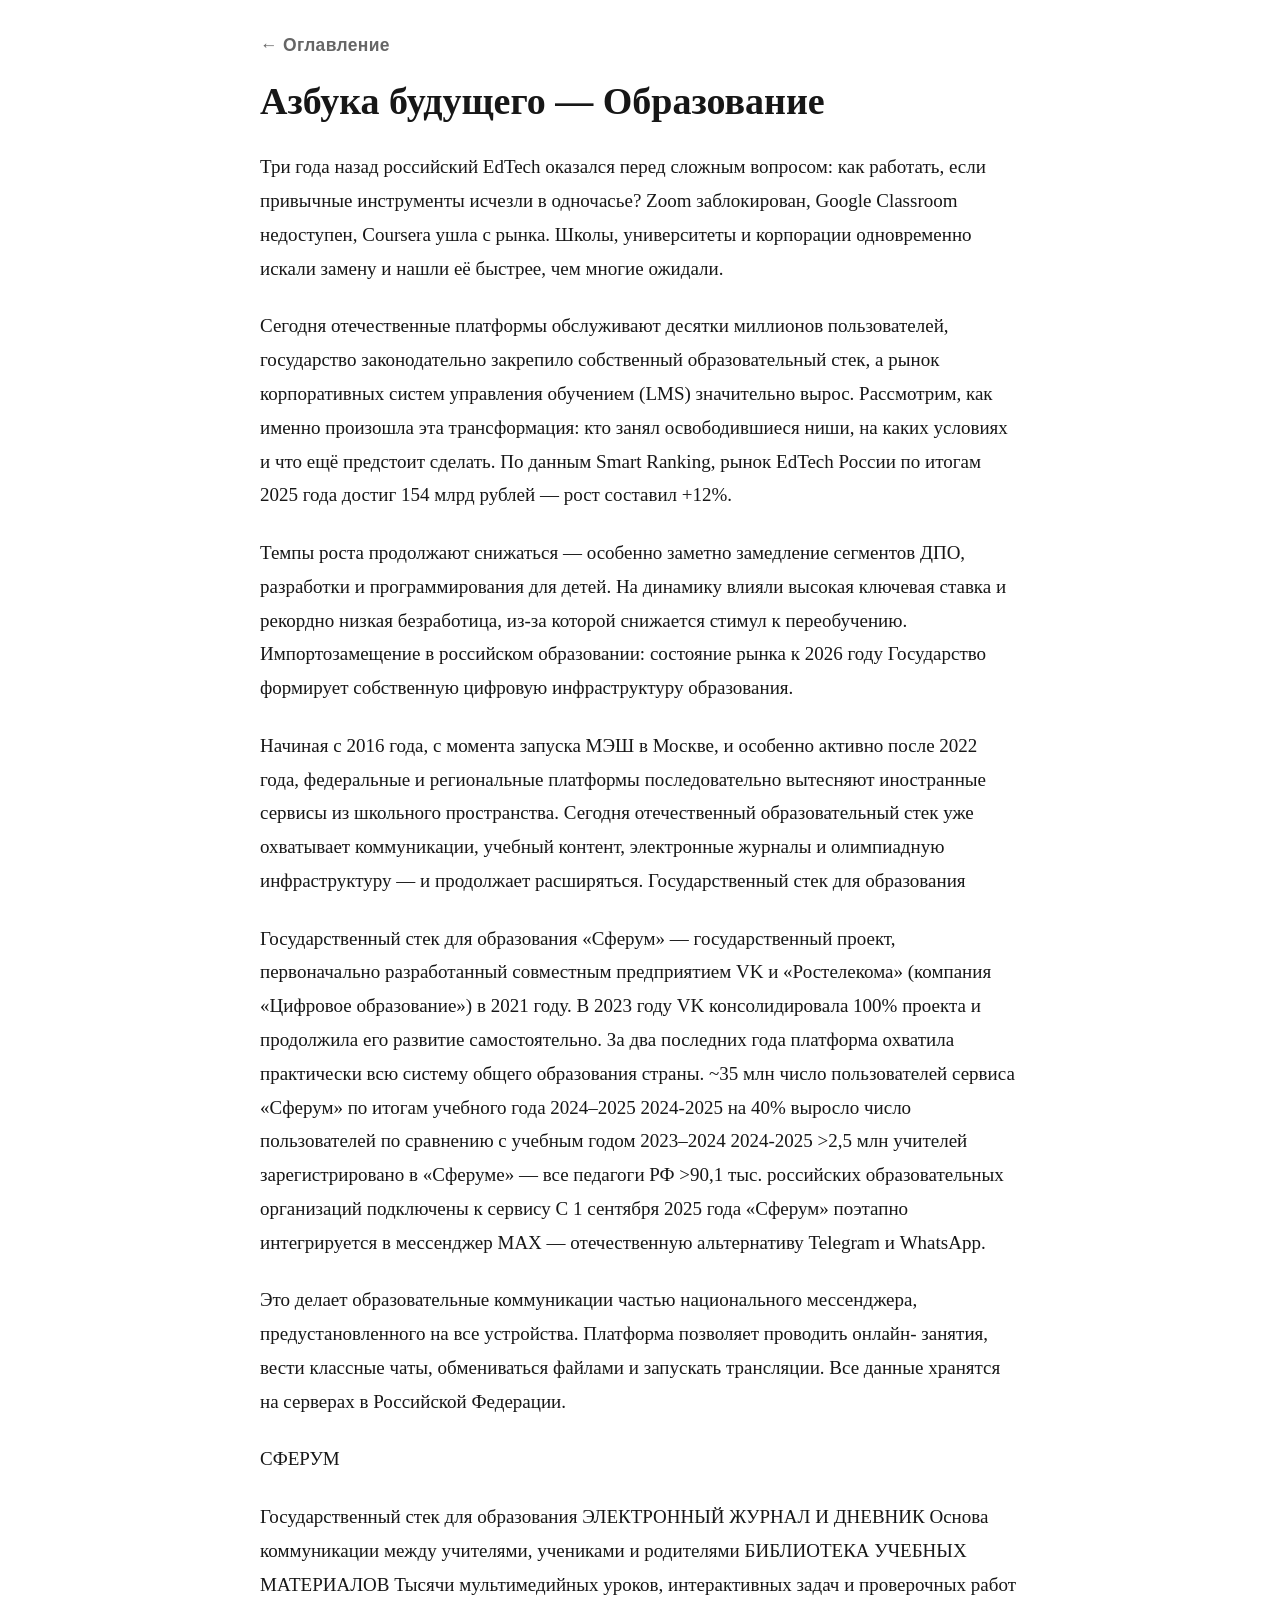
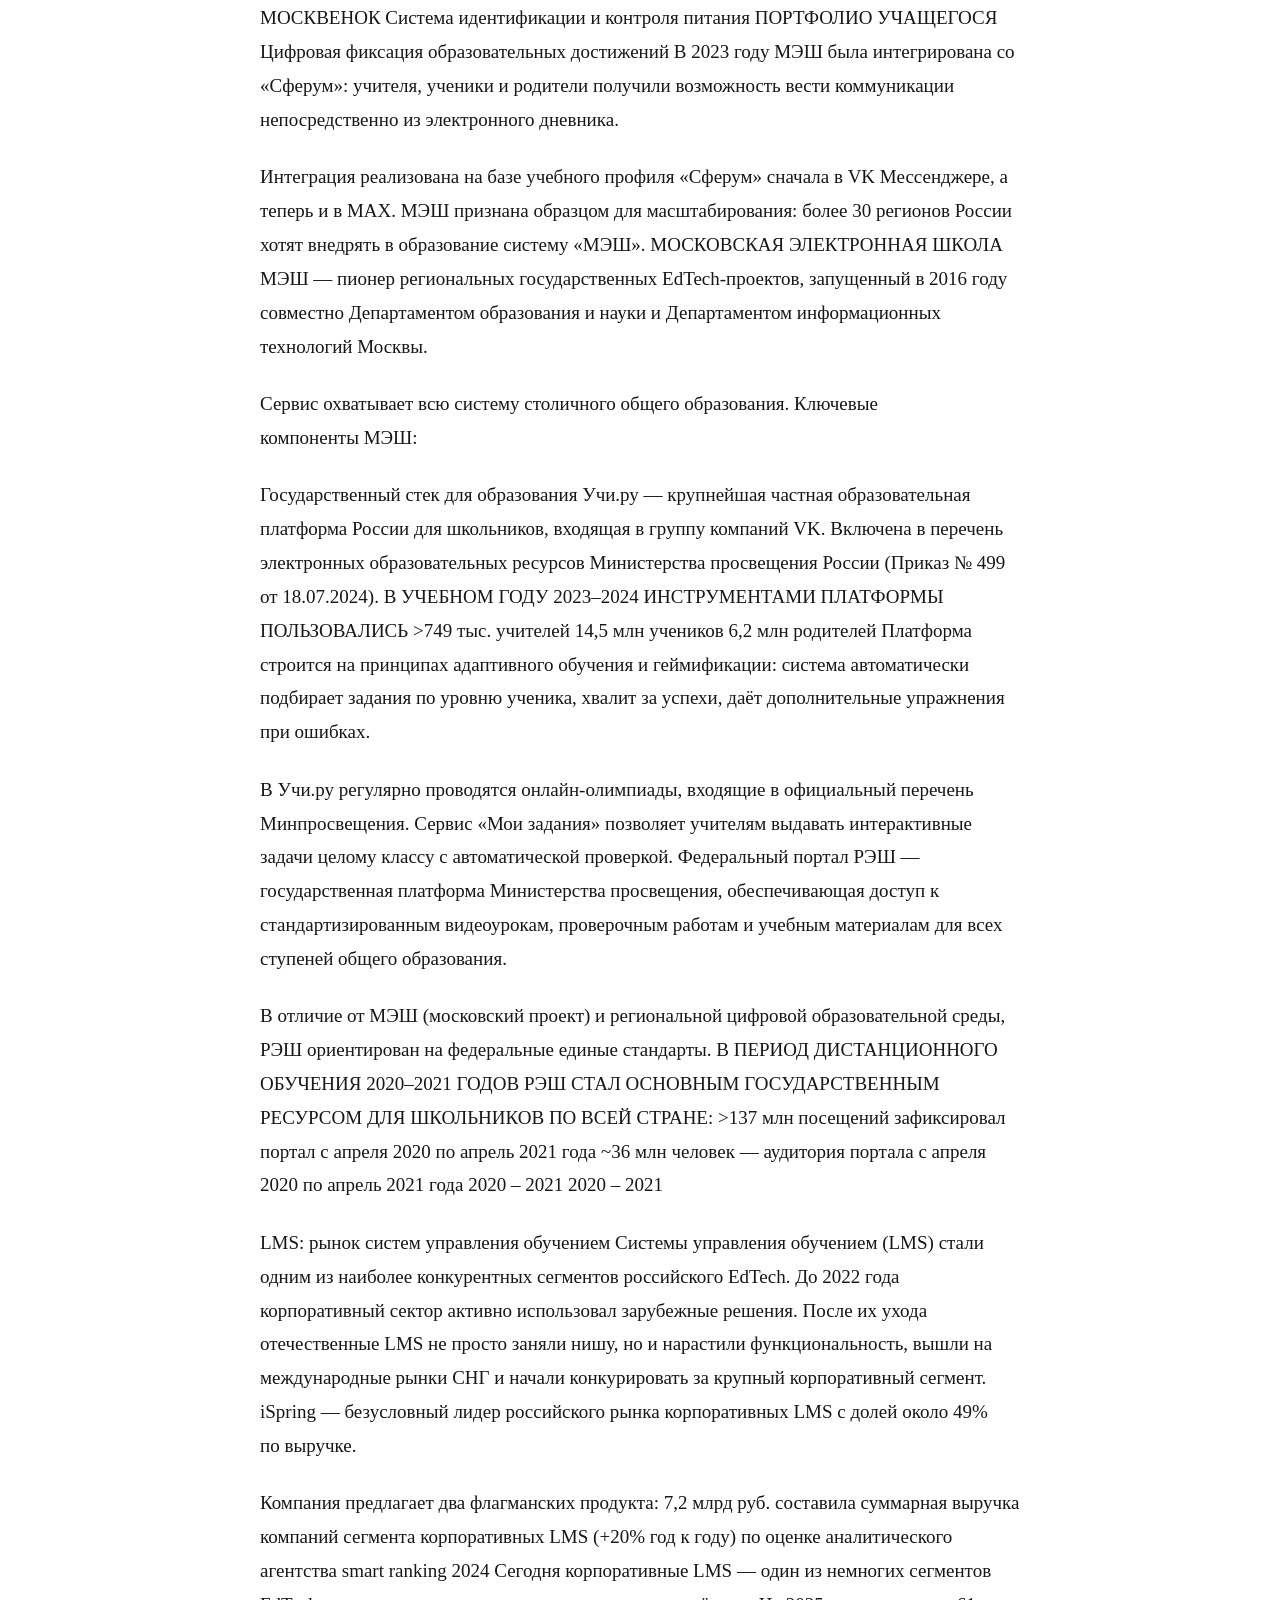
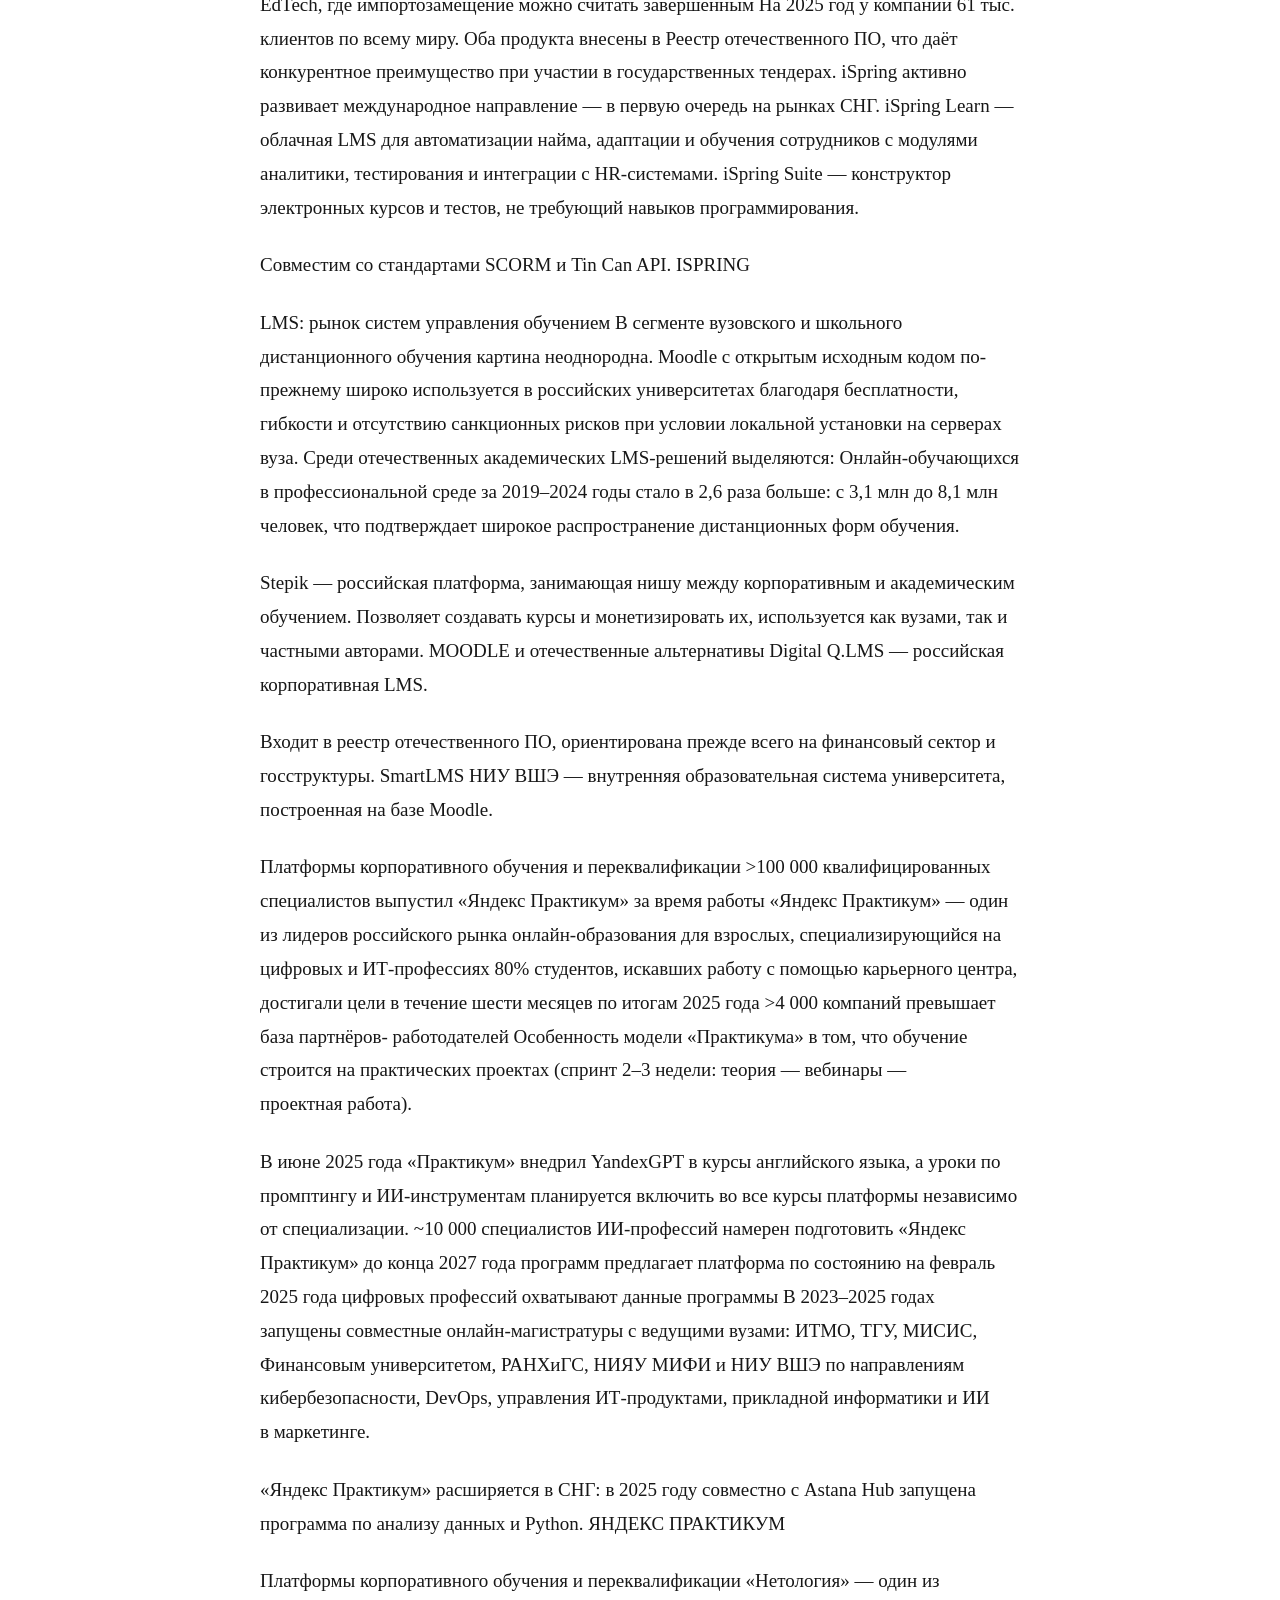
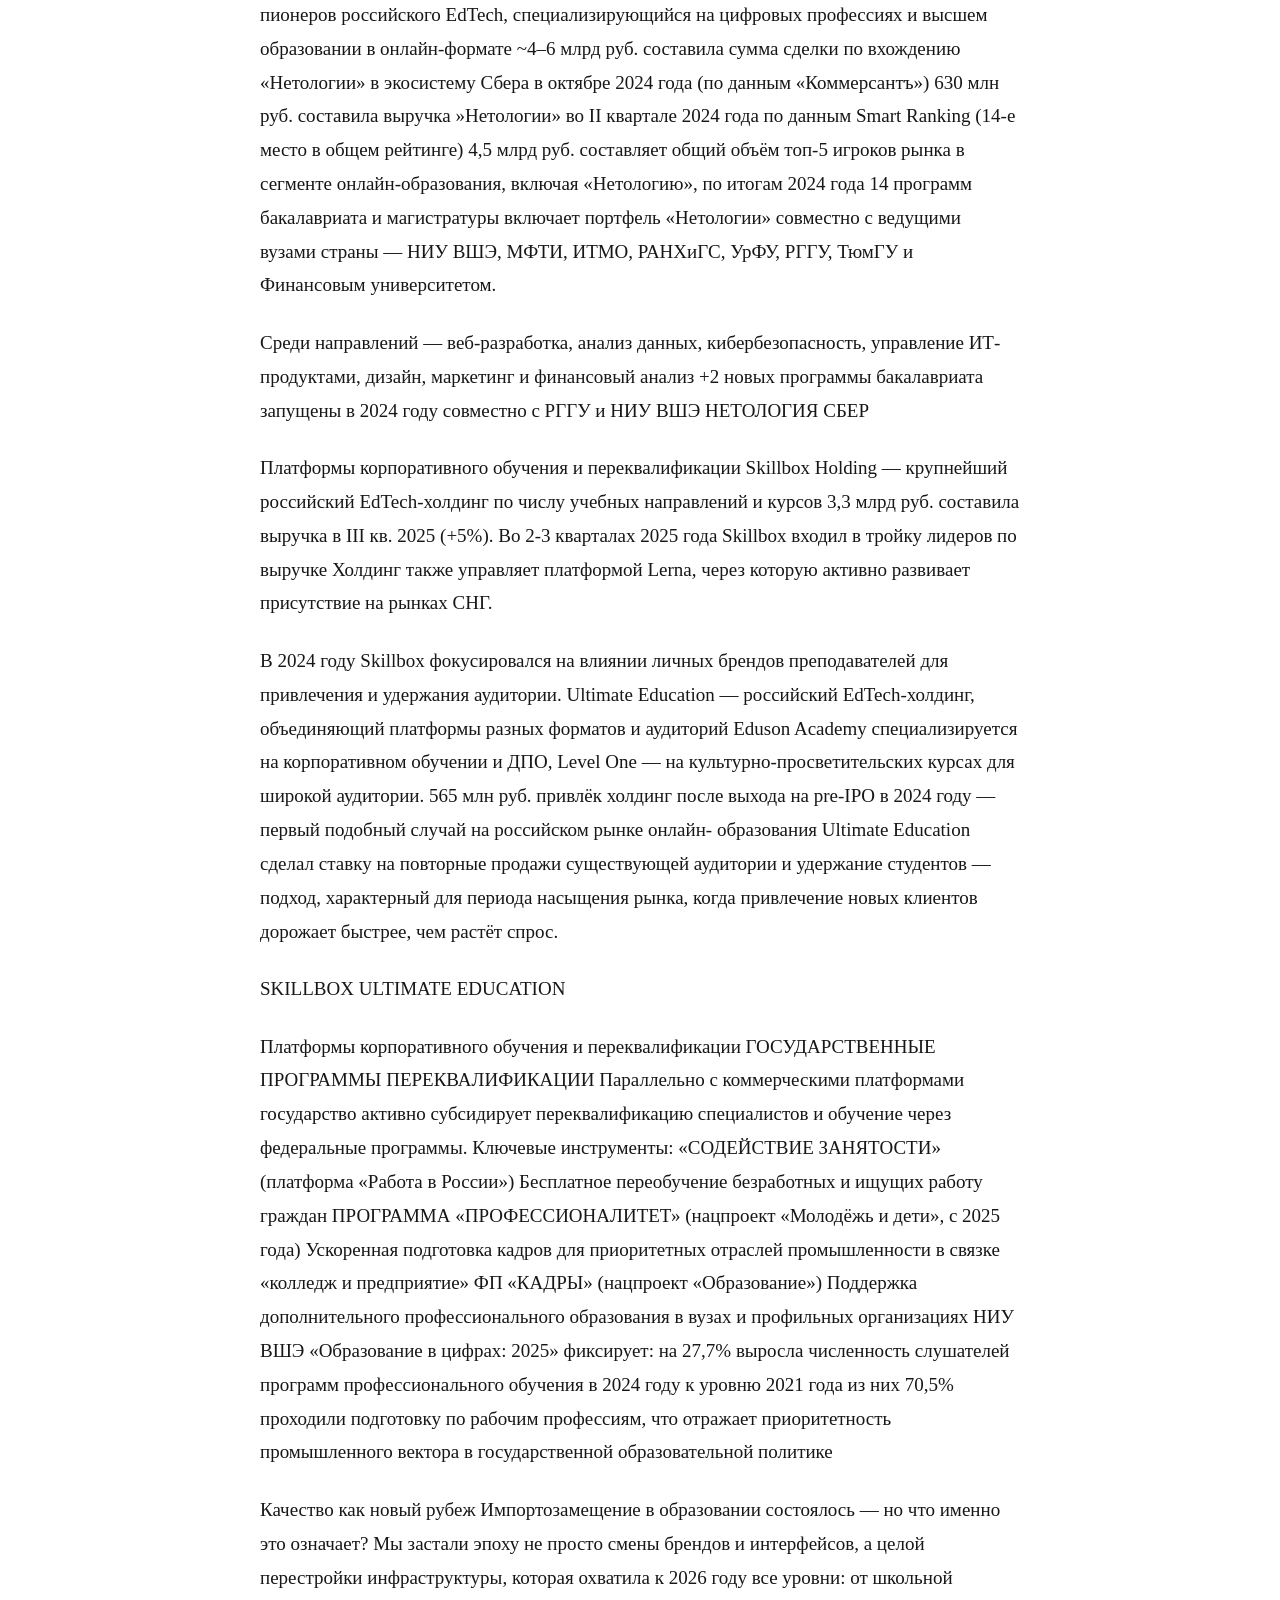
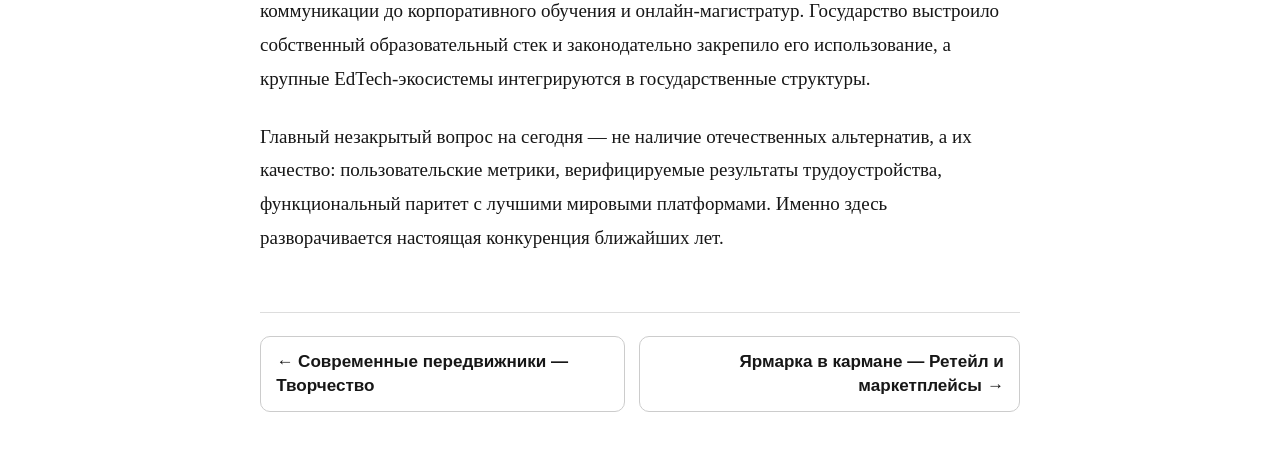
<file: education.html>
<!doctype html>
<html lang="ru"><head><meta charset="utf-8"><meta name="viewport" content="width=device-width,initial-scale=1,viewport-fit=cover">
<title>Азбука будущего — Образование — Тренды технологий à la Russe</title><meta name="description" content="Текстовая версия без изображений"><link rel="stylesheet" href="styles.css"></head>
<body><main><a class="site-title" href="index.html">← Оглавление</a>
<article><h1>Азбука будущего — Образование</h1>
<p>Три года назад российский EdTech оказался перед сложным вопросом: как работать, если привычные инструменты исчезли в одночасье? Zoom заблокирован, Google Classroom недоступен, Coursera ушла с рынка. Школы, университеты и корпорации одновременно искали замену и нашли её быстрее, чем многие ожидали.</p><p>Сегодня отечественные платформы обслуживают десятки миллионов пользователей, государство законодательно закрепило собственный образовательный стек, а рынок корпоративных систем управления обучением (LMS) значительно вырос. Рассмотрим, как именно произошла эта трансформация: кто занял освободившиеся ниши, на каких условиях и что ещё предстоит сделать. По данным Smart Ranking, рынок EdTech России по итогам 2025 года достиг 154 млрд рублей — рост составил +12%.</p><p>Темпы роста продолжают снижаться — особенно заметно замедление сегментов ДПО, разработки и программирования для детей. На динамику влияли высокая ключевая ставка и рекордно низкая безработица, из-за которой снижается стимул к переобучению. Импортозамещение в российском образовании: состояние рынка к 2026 году Государство формирует собственную цифровую инфраструктуру образования.</p><p>Начиная с 2016 года, с момента запуска МЭШ в Москве, и особенно активно после 2022 года, федеральные и региональные платформы последовательно вытесняют иностранные сервисы из школьного пространства. Сегодня отечественный образовательный стек уже охватывает коммуникации, учебный контент, электронные журналы и олимпиадную инфраструктуру — и продолжает расширяться. Государственный стек для образования</p><p>Государственный стек для образования «Сферум» — государственный проект, первоначально разработанный совместным предприятием VK и «Ростелекома» (компания «Цифровое образование») в 2021 году. В 2023 году VK консолидировала 100% проекта и продолжила его развитие самостоятельно. За два последних года платформа охватила практически всю систему общего образования страны. ~35 млн число пользователей сервиса «Сферум» по итогам учебного года 2024–2025 2024-2025 на 40% выросло число пользователей по сравнению с учебным годом 2023–2024 2024-2025 >2,5 млн учителей зарегистрировано в «Сферуме» — все педагоги РФ >90,1 тыс. российских образовательных организаций подключены к сервису С 1 сентября 2025 года «Сферум» поэтапно интегрируется в мессенджер MAX — отечественную альтернативу Telegram и WhatsApp.</p><p>Это делает образовательные коммуникации частью национального мессенджера, предустановленного на все устройства. Платформа позволяет проводить онлайн- занятия, вести классные чаты, обмениваться файлами и запускать трансляции. Все данные хранятся на серверах в Российской Федерации.</p><p>СФЕРУМ</p><p>Государственный стек для образования ЭЛЕКТРОННЫЙ ЖУРНАЛ И ДНЕВНИК Основа коммуникации между учителями, учениками и родителями БИБЛИОТЕКА УЧЕБНЫХ МАТЕРИАЛОВ Тысячи мультимедийных уроков, интерактивных задач и проверочных работ МОСКВЕНОК Система идентификации и контроля питания ПОРТФОЛИО УЧАЩЕГОСЯ Цифровая фиксация образовательных достижений В 2023 году МЭШ была интегрирована со «Сферум»: учителя, ученики и родители получили возможность вести коммуникации непосредственно из электронного дневника.</p><p>Интеграция реализована на базе учебного профиля «Сферум» сначала в VK Мессенджере, а теперь и в MAX. МЭШ признана образцом для масштабирования: более 30 регионов России хотят внедрять в образование систему «МЭШ». МОСКОВСКАЯ ЭЛЕКТРОННАЯ ШКОЛА МЭШ — пионер региональных государственных EdTech-проектов, запущенный в 2016 году совместно Департаментом образования и науки и Департаментом информационных технологий Москвы.</p><p>Сервис охватывает всю систему столичного общего образования. Ключевые компоненты МЭШ:</p><p>Государственный стек для образования Учи.ру — крупнейшая частная образовательная платформа России для школьников, входящая в группу компаний VK. Включена в перечень электронных образовательных ресурсов Министерства просвещения России (Приказ № 499 от 18.07.2024). В УЧЕБНОМ ГОДУ 2023–2024 ИНСТРУМЕНТАМИ ПЛАТФОРМЫ ПОЛЬЗОВАЛИСЬ >749 тыс. учителей 14,5 млн учеников 6,2 млн родителей Платформа строится на принципах адаптивного обучения и геймификации: система автоматически подбирает задания по уровню ученика, хвалит за успехи, даёт дополнительные упражнения при ошибках.</p><p>В Учи.ру регулярно проводятся онлайн-олимпиады, входящие в официальный перечень Минпросвещения. Сервис «Мои задания» позволяет учителям выдавать интерактивные задачи целому классу с автоматической проверкой. Федеральный портал РЭШ — государственная платформа Министерства просвещения, обеспечивающая доступ к стандартизированным видеоурокам, проверочным работам и учебным материалам для всех ступеней общего образования.</p><p>В отличие от МЭШ (московский проект) и региональной цифровой образовательной среды, РЭШ ориентирован на федеральные единые стандарты. В ПЕРИОД ДИСТАНЦИОННОГО ОБУЧЕНИЯ 2020–2021 ГОДОВ РЭШ СТАЛ ОСНОВНЫМ ГОСУДАРСТВЕННЫМ РЕСУРСОМ ДЛЯ ШКОЛЬНИКОВ ПО ВСЕЙ СТРАНЕ: >137 млн посещений зафиксировал портал с апреля 2020 по апрель 2021 года ~36 млн человек — аудитория портала с апреля 2020 по апрель 2021 года 2020 – 2021 2020 – 2021</p><p>LMS: рынок систем управления обучением Системы управления обучением (LMS) стали одним из наиболее конкурентных сегментов российского EdTech. До 2022 года корпоративный сектор активно использовал зарубежные решения. После их ухода отечественные LMS не просто заняли нишу, но и нарастили функциональность, вышли на международные рынки СНГ и начали конкурировать за крупный корпоративный сегмент. iSpring — безусловный лидер российского рынка корпоративных LMS с долей около 49% по выручке.</p><p>Компания предлагает два флагманских продукта: 7,2 млрд руб. составила суммарная выручка компаний сегмента корпоративных LMS (+20% год к году) по оценке аналитического агентства smart ranking 2024 Сегодня корпоративные LMS — один из немногих сегментов EdTech, где импортозамещение можно считать завершённым На 2025 год у компании 61 тыс. клиентов по всему миру. Оба продукта внесены в Реестр отечественного ПО, что даёт конкурентное преимущество при участии в государственных тендерах. iSpring активно развивает международное направление — в первую очередь на рынках СНГ. iSpring Learn — облачная LMS для автоматизации найма, адаптации и обучения сотрудников с модулями аналитики, тестирования и интеграции с HR-системами. iSpring Suite — конструктор электронных курсов и тестов, не требующий навыков программирования.</p><p>Совместим со стандартами SCORM и Tin Can API. ISPRING</p><p>LMS: рынок систем управления обучением В сегменте вузовского и школьного дистанционного обучения картина неоднородна. Moodle с открытым исходным кодом по-прежнему широко используется в российских университетах благодаря бесплатности, гибкости и отсутствию санкционных рисков при условии локальной установки на серверах вуза. Среди отечественных академических LMS-решений выделяются: Онлайн-обучающихся в профессиональной среде за 2019–2024 годы стало в 2,6 раза больше: с 3,1 млн до 8,1 млн человек, что подтверждает широкое распространение дистанционных форм обучения.</p><p>Stepik — российская платформа, занимающая нишу между корпоративным и академическим обучением. Позволяет создавать курсы и монетизировать их, используется как вузами, так и частными авторами. MOODLE и отечественные альтернативы Digital Q.LMS — российская корпоративная LMS.</p><p>Входит в реестр отечественного ПО, ориентирована прежде всего на финансовый сектор и госструктуры. SmartLMS НИУ ВШЭ — внутренняя образовательная система университета, построенная на базе Moodle.</p><p>Платформы корпоративного обучения и переквалификации >100 000 квалифицированных специалистов выпустил «Яндекс Практикум» за время работы «Яндекс Практикум» — один из лидеров российского рынка онлайн-образования для взрослых, специализирующийся на цифровых и ИТ-профессиях 80% студентов, искавших работу с помощью карьерного центра, достигали цели в течение шести месяцев по итогам 2025 года >4 000 компаний превышает база партнёров- работодателей Особенность модели «Практикума» в том, что обучение строится на практических проектах (спринт 2–3 недели: теория — вебинары — проектная работа).</p><p>В июне 2025 года «Практикум» внедрил YandexGPT в курсы английского языка, а уроки по промптингу и ИИ-инструментам планируется включить во все курсы платформы независимо от специализации. ~10 000 специалистов ИИ-профессий намерен подготовить «Яндекс Практикум» до конца 2027 года программ предлагает платформа по состоянию на февраль 2025 года цифровых профессий охватывают данные программы В 2023–2025 годах запущены совместные онлайн-магистратуры с ведущими вузами: ИТМО, ТГУ, МИСИС, Финансовым университетом, РАНХиГС, НИЯУ МИФИ и НИУ ВШЭ по направлениям кибербезопасности, DevOps, управления ИТ-продуктами, прикладной информатики и ИИ в маркетинге.</p><p>«Яндекс Практикум» расширяется в СНГ: в 2025 году совместно с Astana Hub запущена программа по анализу данных и Python. ЯНДЕКС ПРАКТИКУМ</p><p>Платформы корпоративного обучения и переквалификации «Нетология» — один из пионеров российского EdTech, специализирующийся на цифровых профессиях и высшем образовании в онлайн-формате ~4–6 млрд руб. составила сумма сделки по вхождению «Нетологии» в экосистему Сбера в октябре 2024 года (по данным «Коммерсантъ») 630 млн руб. составила выручка »Нетологии» во II квартале 2024 года по данным Smart Ranking (14-е место в общем рейтинге) 4,5 млрд руб. составляет общий объём топ-5 игроков рынка в сегменте онлайн-образования, включая «Нетологию», по итогам 2024 года 14 программ бакалавриата и магистратуры включает портфель «Нетологии» совместно с ведущими вузами страны — НИУ ВШЭ, МФТИ, ИТМО, РАНХиГС, УрФУ, РГГУ, ТюмГУ и Финансовым университетом.</p><p>Среди направлений — веб-разработка, анализ данных, кибербезопасность, управление ИТ-продуктами, дизайн, маркетинг и финансовый анализ +2 новых программы бакалавриата запущены в 2024 году совместно с РГГУ и НИУ ВШЭ НЕТОЛОГИЯ СБЕР</p><p>Платформы корпоративного обучения и переквалификации Skillbox Holding — крупнейший российский EdTech-холдинг по числу учебных направлений и курсов 3,3 млрд руб. составила выручка в III кв. 2025 (+5%). Во 2-3 кварталах 2025 года Skillbox входил в тройку лидеров по выручке Холдинг также управляет платформой Lerna, через которую активно развивает присутствие на рынках СНГ.</p><p>В 2024 году Skillbox фокусировался на влиянии личных брендов преподавателей для привлечения и удержания аудитории. Ultimate Education — российский EdTech-холдинг, объединяющий платформы разных форматов и аудиторий Eduson Academy специализируется на корпоративном обучении и ДПО, Level One — на культурно-просветительских курсах для широкой аудитории. 565 млн руб. привлёк холдинг после выхода на pre-IPO в 2024 году — первый подобный случай на российском рынке онлайн- образования Ultimate Education сделал ставку на повторные продажи существующей аудитории и удержание студентов — подход, характерный для периода насыщения рынка, когда привлечение новых клиентов дорожает быстрее, чем растёт спрос.</p><p>SKILLBOX ULTIMATE EDUCATION</p><p>Платформы корпоративного обучения и переквалификации ГОСУДАРСТВЕННЫЕ ПРОГРАММЫ ПЕРЕКВАЛИФИКАЦИИ Параллельно с коммерческими платформами государство активно субсидирует переквалификацию специалистов и обучение через федеральные программы. Ключевые инструменты: «СОДЕЙСТВИЕ ЗАНЯТОСТИ» (платформа «Работа в России») Бесплатное переобучение безработных и ищущих работу граждан ПРОГРАММА «ПРОФЕССИОНАЛИТЕТ» (нацпроект «Молодёжь и дети», с 2025 года) Ускоренная подготовка кадров для приоритетных отраслей промышленности в связке «колледж и предприятие» ФП «КАДРЫ» (нацпроект «Образование») Поддержка дополнительного профессионального образования в вузах и профильных организациях НИУ ВШЭ «Образование в цифрах: 2025» фиксирует: на 27,7% выросла численность слушателей программ профессионального обучения в 2024 году к уровню 2021 года из них 70,5% проходили подготовку по рабочим профессиям, что отражает приоритетность промышленного вектора в государственной образовательной политике</p><p>Качество как новый рубеж Импортозамещение в образовании состоялось — но что именно это означает? Мы застали эпоху не просто смены брендов и интерфейсов, а целой перестройки инфраструктуры, которая охватила к 2026 году все уровни: от школьной коммуникации до корпоративного обучения и онлайн-магистратур. Государство выстроило собственный образовательный стек и законодательно закрепило его использование, а крупные EdTech-экосистемы интегрируются в государственные структуры.</p><p>Главный незакрытый вопрос на сегодня — не наличие отечественных альтернатив, а их качество: пользовательские метрики, верифицируемые результаты трудоустройства, функциональный паритет с лучшими мировыми платформами. Именно здесь разворачивается настоящая конкуренция ближайших лет.</p>
</article><nav class="pager" aria-label="Переход между разделами"><a href="creative.html">← Современные передвижники — Творчество</a><a class="next" href="retail.html">Ярмарка в кармане — Ретейл и маркетплейсы →</a></nav></main></body></html>
</file>
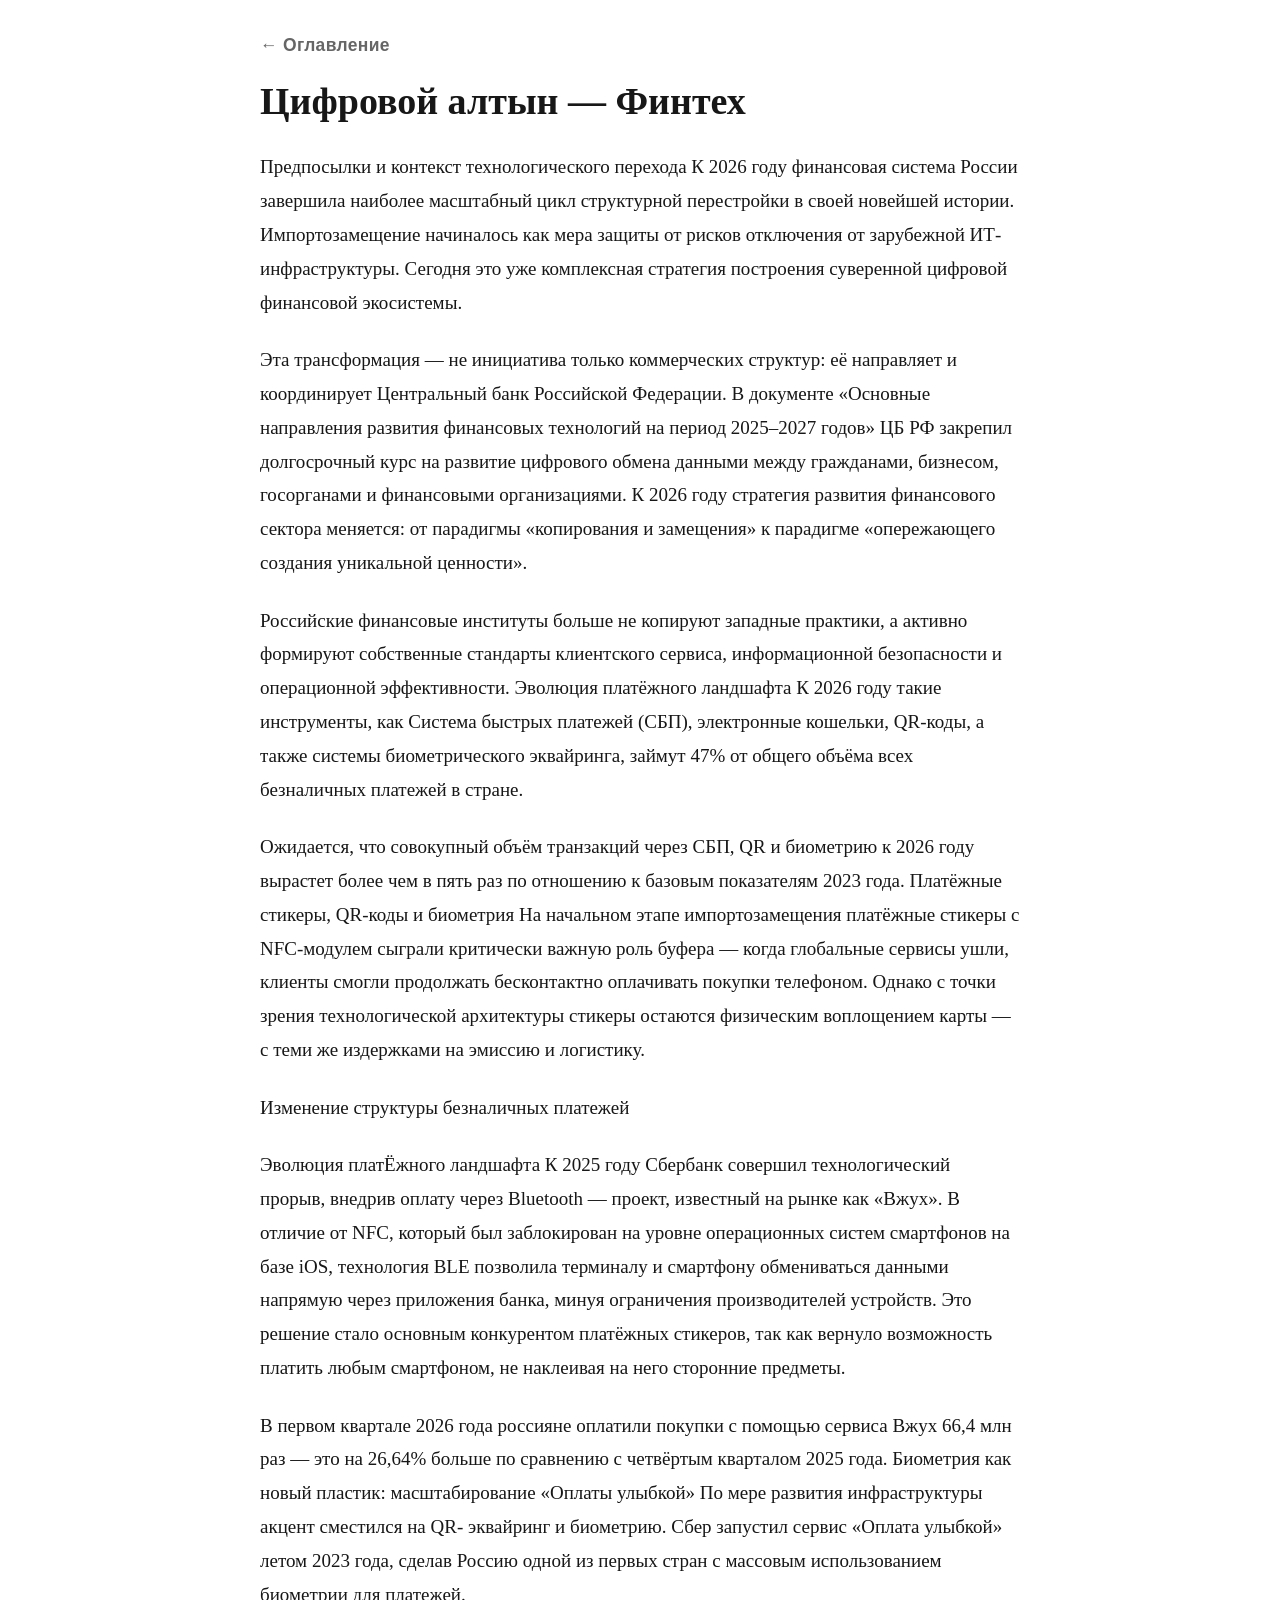
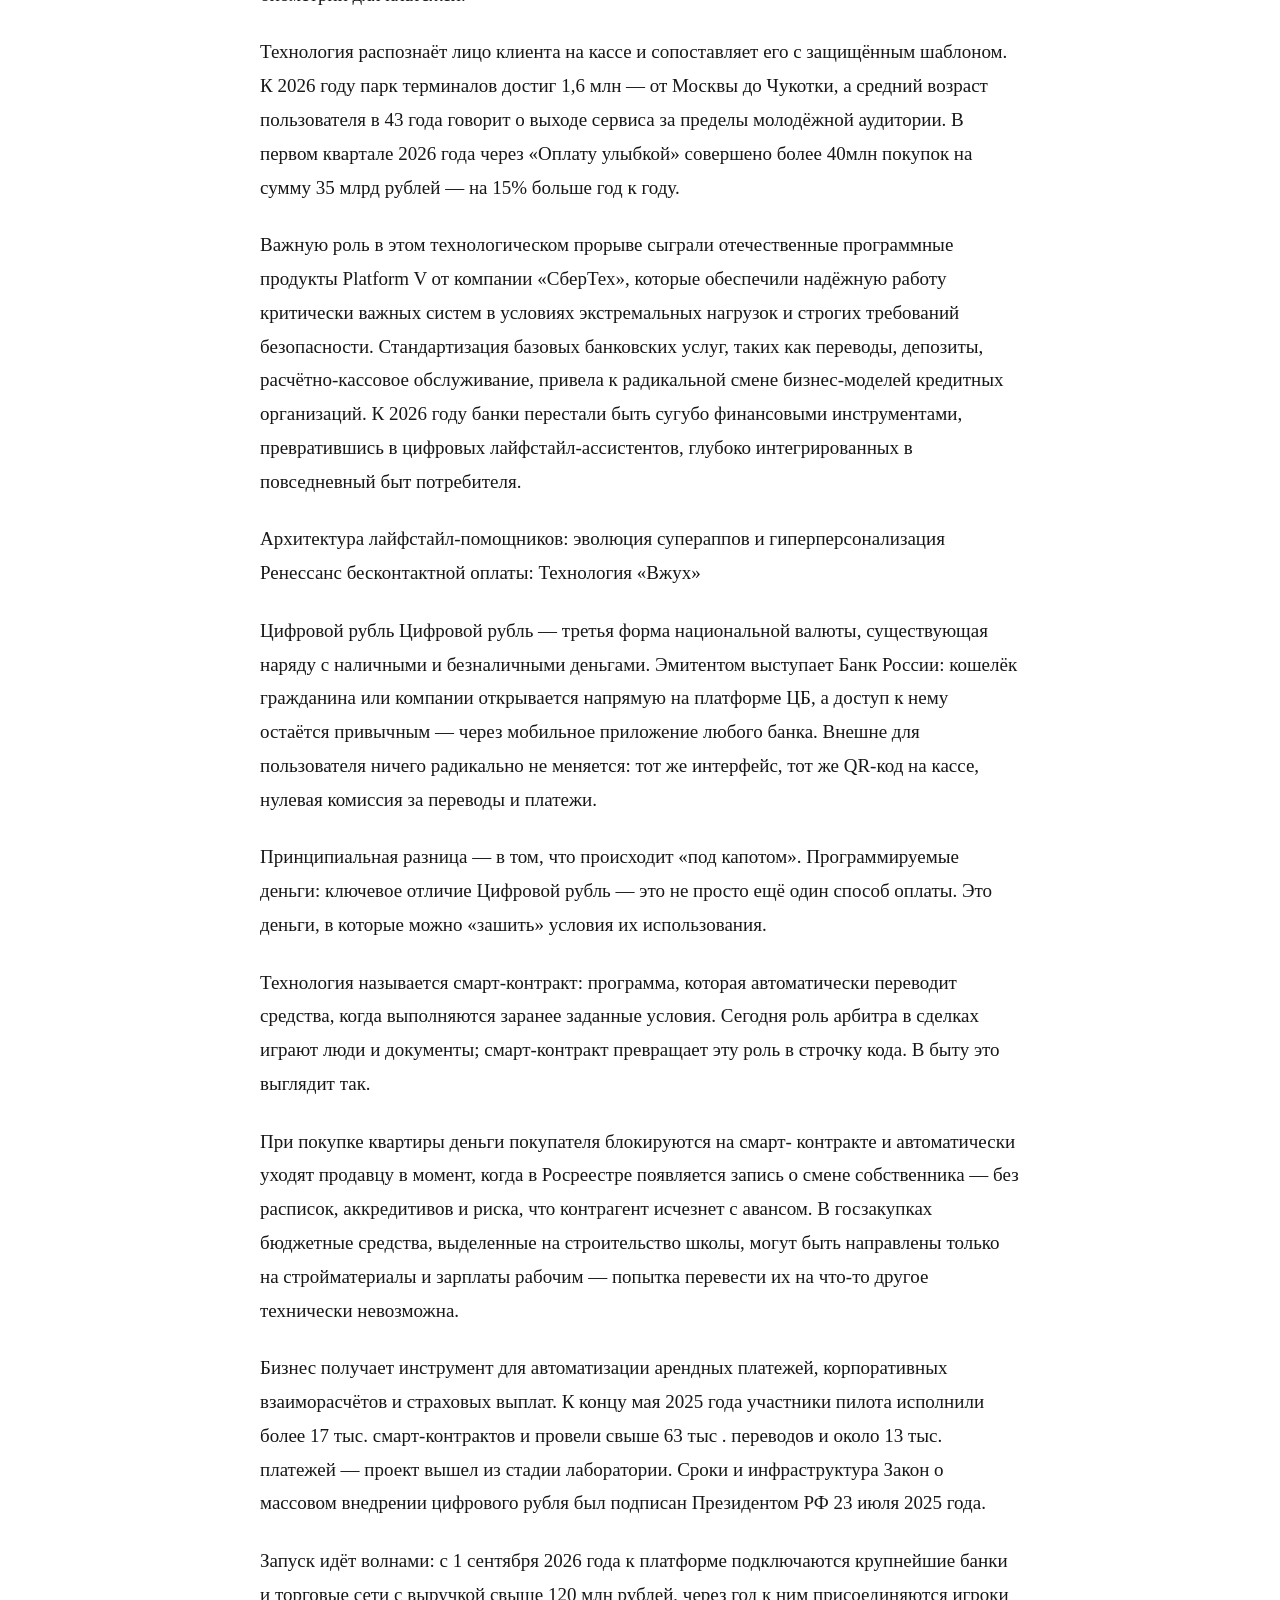
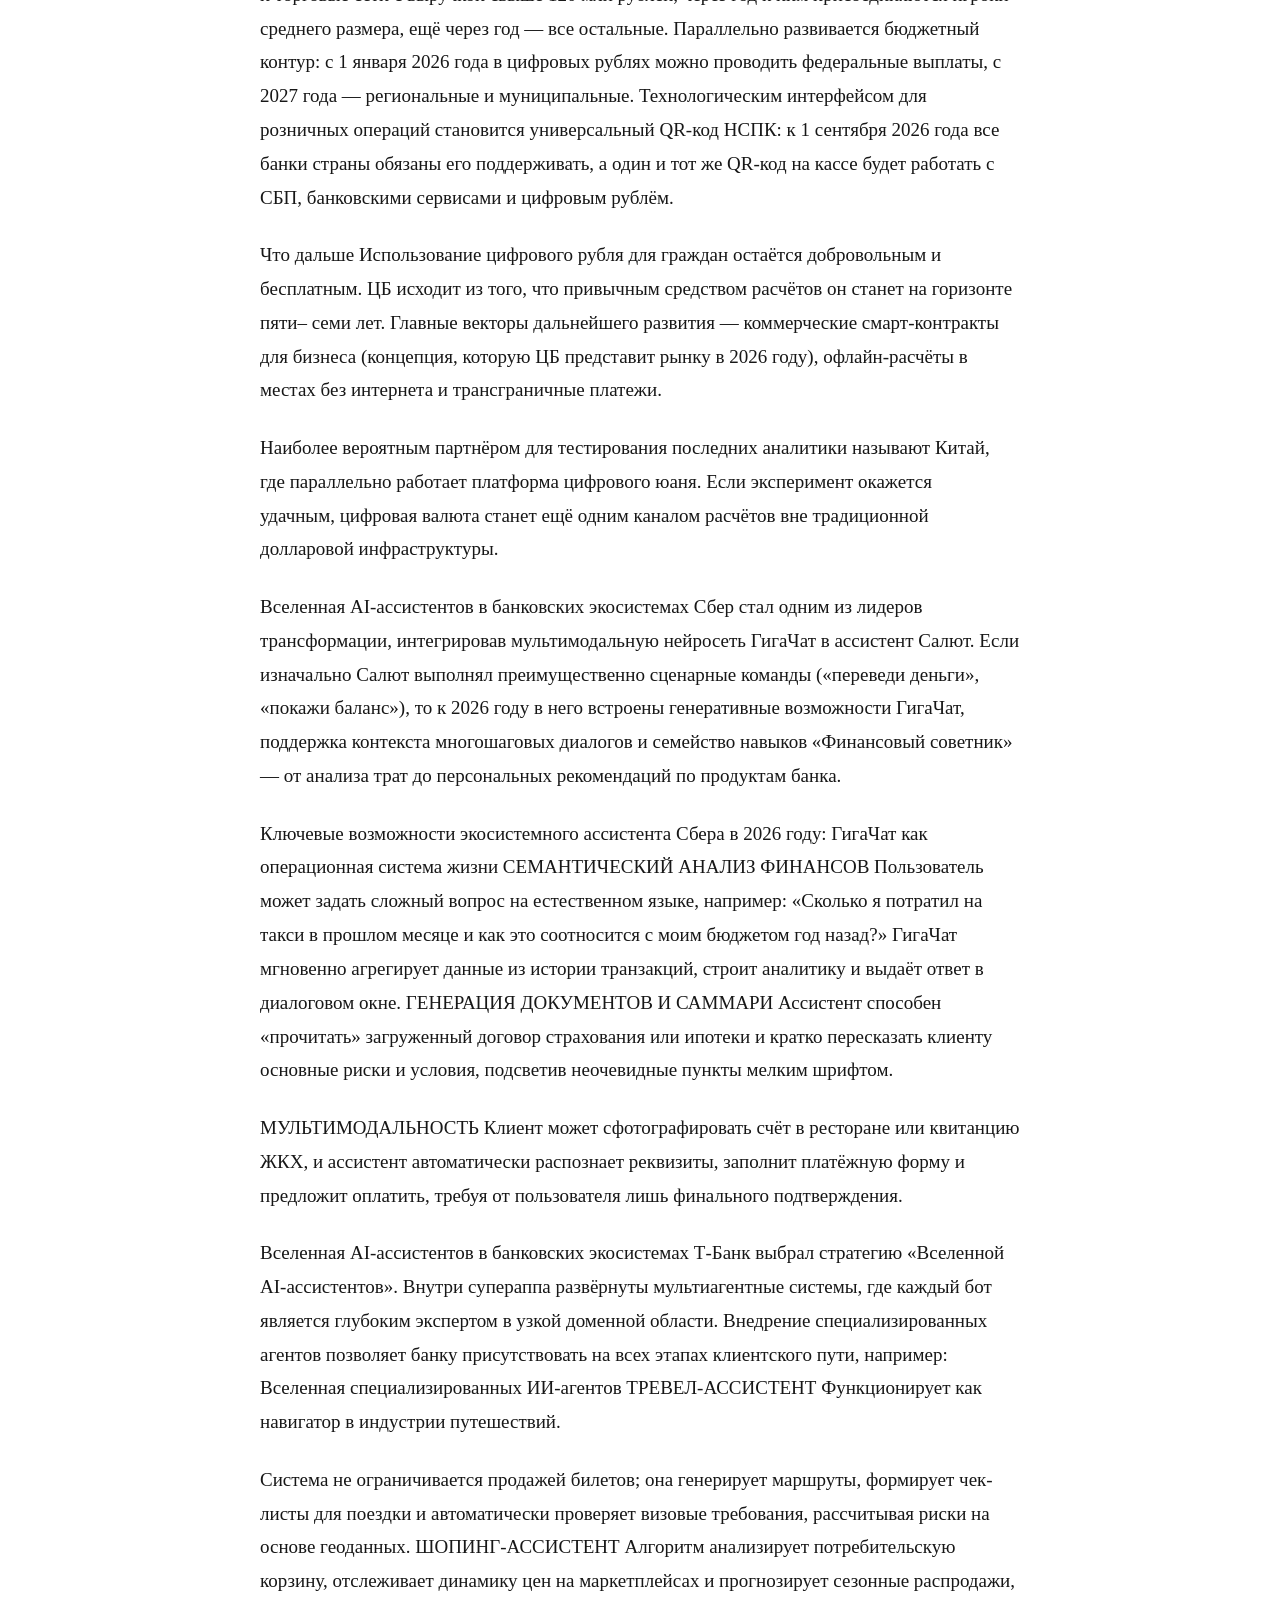
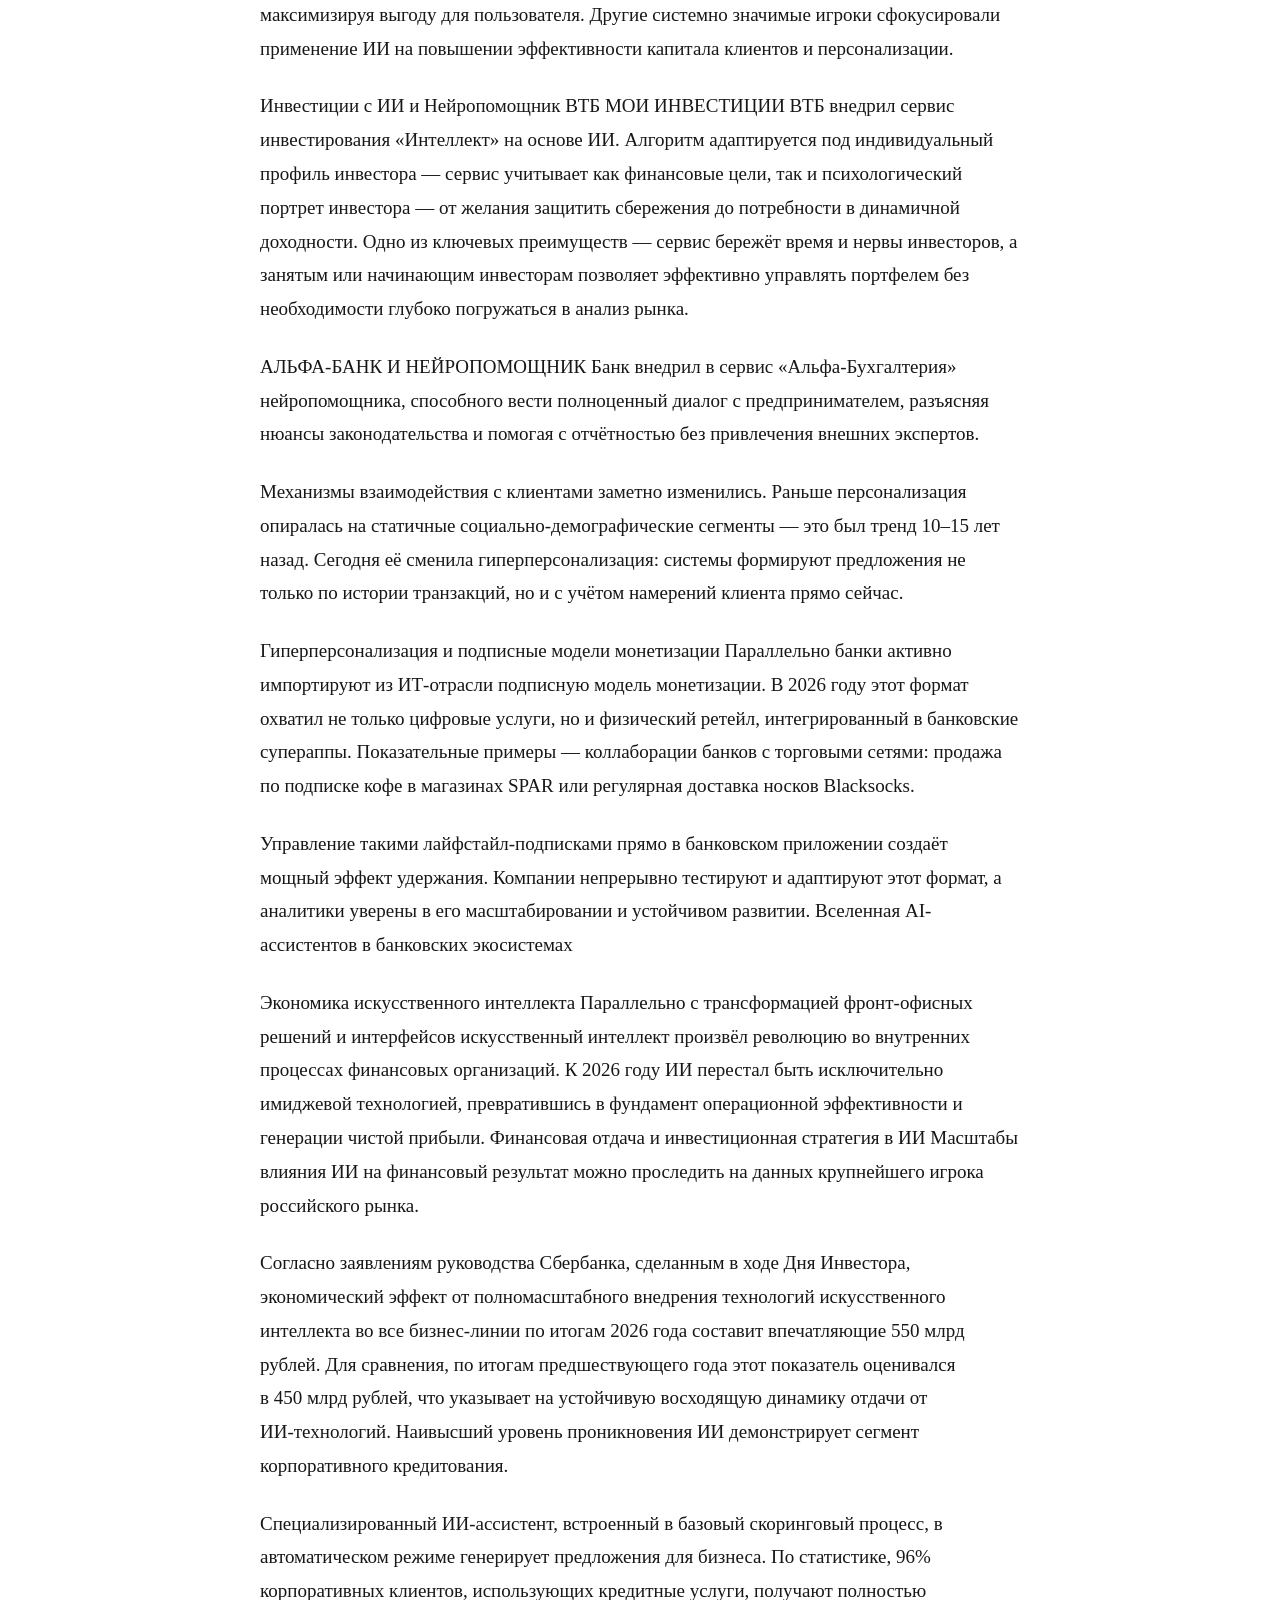
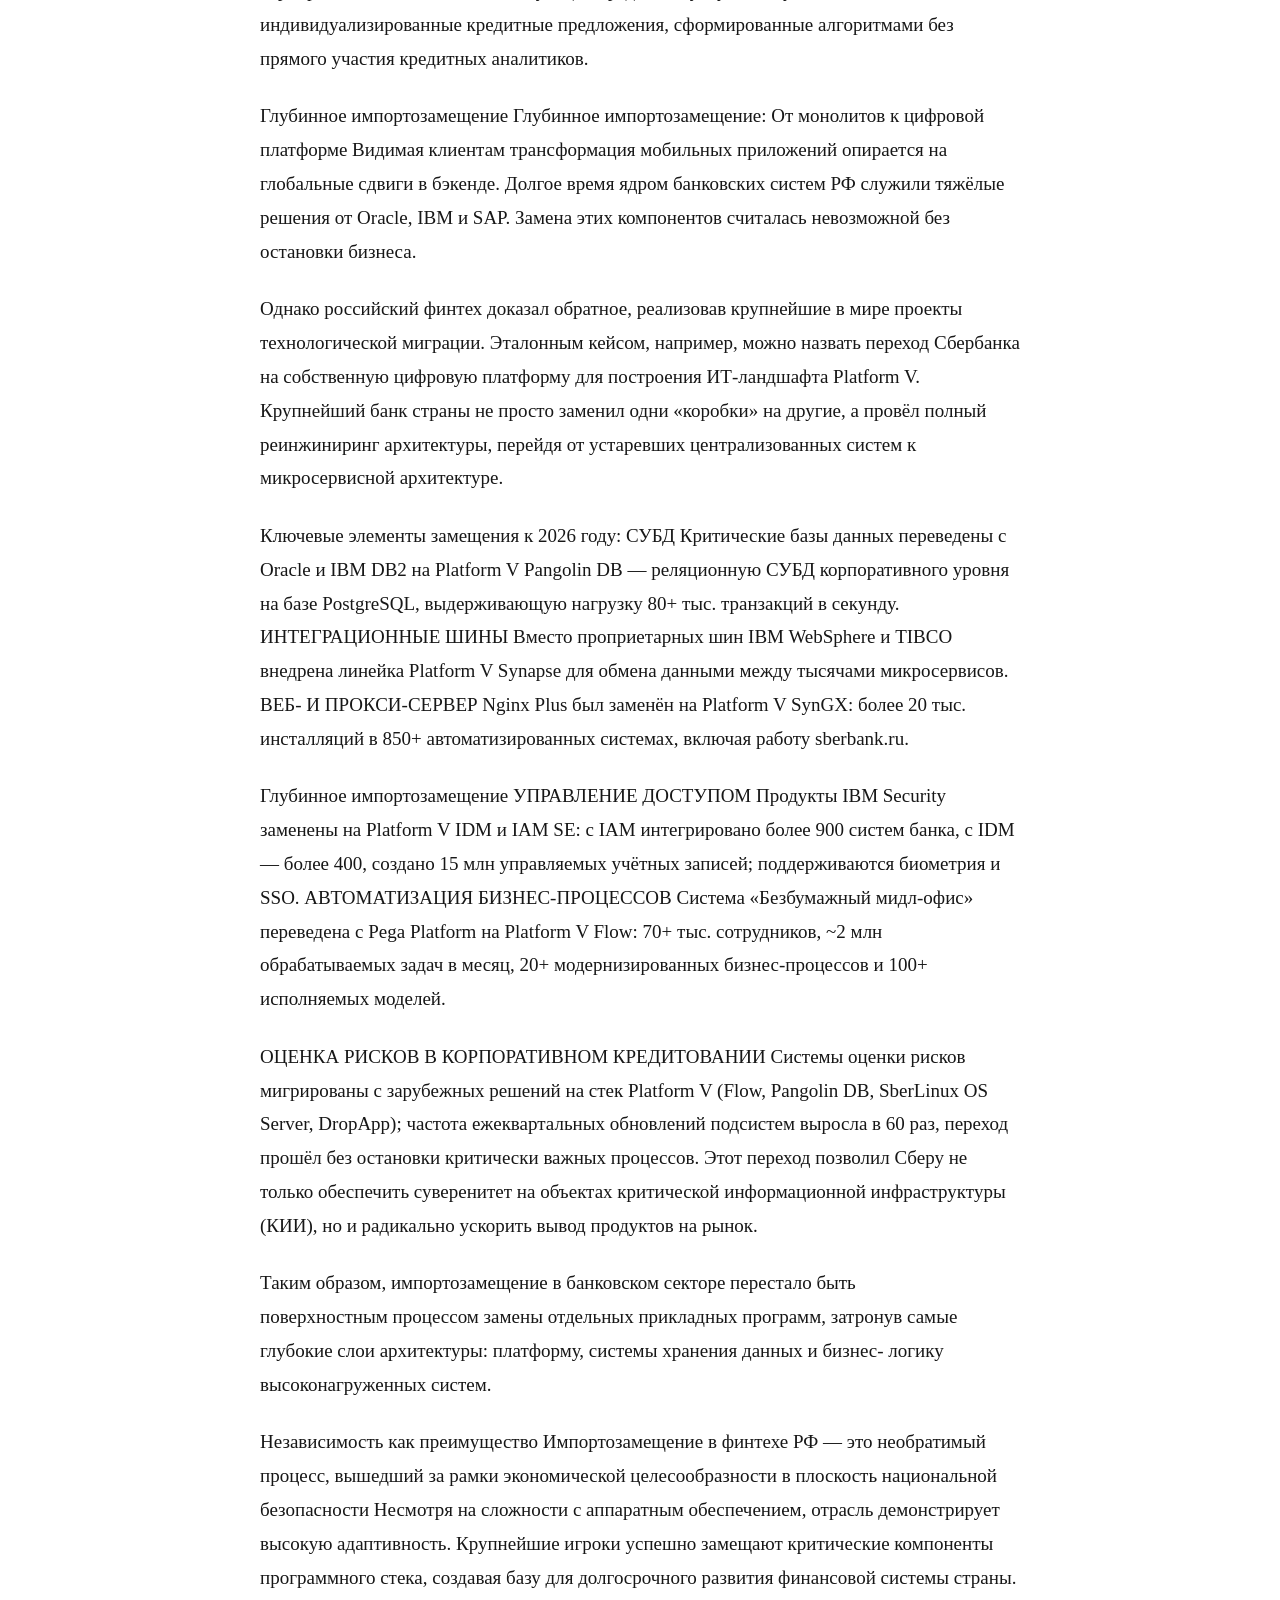
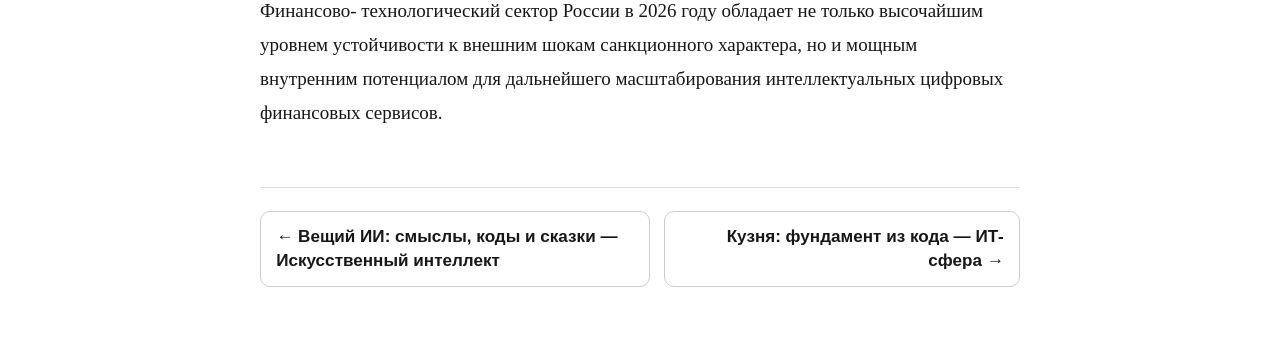
<file: fintech.html>
<!doctype html>
<html lang="ru"><head><meta charset="utf-8"><meta name="viewport" content="width=device-width,initial-scale=1,viewport-fit=cover">
<title>Цифровой алтын — Финтех — Тренды технологий à la Russe</title><meta name="description" content="Текстовая версия без изображений"><link rel="stylesheet" href="styles.css"></head>
<body><main><a class="site-title" href="index.html">← Оглавление</a>
<article><h1>Цифровой алтын — Финтех</h1>
<p>Предпосылки и контекст технологического перехода К 2026 году финансовая система России завершила наиболее масштабный цикл структурной перестройки в своей новейшей истории. Импортозамещение начиналось как мера защиты от рисков отключения от зарубежной ИТ-инфраструктуры. Сегодня это уже комплексная стратегия построения суверенной цифровой финансовой экосистемы.</p><p>Эта трансформация — не инициатива только коммерческих структур: её направляет и координирует Центральный банк Российской Федерации. В документе «Основные направления развития финансовых технологий на период 2025–2027 годов» ЦБ РФ закрепил долгосрочный курс на развитие цифрового обмена данными между гражданами, бизнесом, госорганами и финансовыми организациями. К 2026 году стратегия развития финансового сектора меняется: от парадигмы «копирования и замещения» к парадигме «опережающего создания уникальной ценности».</p><p>Российские финансовые институты больше не копируют западные практики, а активно формируют собственные стандарты клиентского сервиса, информационной безопасности и операционной эффективности. Эволюция платёжного ландшафта К 2026 году такие инструменты, как Система быстрых платежей (СБП), электронные кошельки, QR-коды, а также системы биометрического эквайринга, займут 47% от общего объёма всех безналичных платежей в стране.</p><p>Ожидается, что совокупный объём транзакций через СБП, QR и биометрию к 2026 году вырастет более чем в пять раз по отношению к базовым показателям 2023 года. Платёжные стикеры, QR-коды и биометрия На начальном этапе импортозамещения платёжные стикеры с NFC-модулем сыграли критически важную роль буфера — когда глобальные сервисы ушли, клиенты смогли продолжать бесконтактно оплачивать покупки телефоном. Однако с точки зрения технологической архитектуры стикеры остаются физическим воплощением карты — с теми же издержками на эмиссию и логистику.</p><p>Изменение структуры безналичных платежей</p><p>Эволюция платЁжного ландшафта К 2025 году Сбербанк совершил технологический прорыв, внедрив оплату через Bluetooth — проект, известный на рынке как «Вжух». В отличие от NFC, который был заблокирован на уровне операционных систем смартфонов на базе iOS, технология BLE позволила терминалу и смартфону обмениваться данными напрямую через приложения банка, минуя ограничения производителей устройств. Это решение стало основным конкурентом платёжных стикеров, так как вернуло возможность платить любым смартфоном, не наклеивая на него сторонние предметы.</p><p>В первом квартале 2026 года россияне оплатили покупки с помощью сервиса Вжух 66,4 млн раз — это на 26,64% больше по сравнению с четвёртым кварталом 2025 года. Биометрия как новый пластик: масштабирование «Оплаты улыбкой» По мере развития инфраструктуры акцент сместился на QR- эквайринг и биометрию. Сбер запустил сервис «Оплата улыбкой» летом 2023 года, сделав Россию одной из первых стран с массовым использованием биометрии для платежей.</p><p>Технология распознаёт лицо клиента на кассе и сопоставляет его с защищённым шаблоном. К 2026 году парк терминалов достиг 1,6 млн — от Москвы до Чукотки, а средний возраст пользователя в 43 года говорит о выходе сервиса за пределы молодёжной аудитории. В первом квартале 2026 года через «Оплату улыбкой» совершено более 40млн покупок на сумму 35 млрд рублей — на 15% больше год к году.</p><p>Важную роль в этом технологическом прорыве сыграли отечественные программные продукты Platform V от компании «СберТех», которые обеспечили надёжную работу критически важных систем в условиях экстремальных нагрузок и строгих требований безопасности. Стандартизация базовых банковских услуг, таких как переводы, депозиты, расчётно-кассовое обслуживание, привела к радикальной смене бизнес-моделей кредитных организаций. К 2026 году банки перестали быть сугубо финансовыми инструментами, превратившись в цифровых лайфстайл-ассистентов, глубоко интегрированных в повседневный быт потребителя.</p><p>Архитектура лайфстайл-помощников: эволюция супераппов и гиперперсонализация Ренессанс бесконтактной оплаты: Технология «Вжух»</p><p>Цифровой рубль Цифровой рубль — третья форма национальной валюты, существующая наряду с наличными и безналичными деньгами. Эмитентом выступает Банк России: кошелёк гражданина или компании открывается напрямую на платформе ЦБ, а доступ к нему остаётся привычным — через мобильное приложение любого банка. Внешне для пользователя ничего радикально не меняется: тот же интерфейс, тот же QR-код на кассе, нулевая комиссия за переводы и платежи.</p><p>Принципиальная разница — в том, что происходит «под капотом». Программируемые деньги: ключевое отличие Цифровой рубль — это не просто ещё один способ оплаты. Это деньги, в которые можно «зашить» условия их использования.</p><p>Технология называется смарт-контракт: программа, которая автоматически переводит средства, когда выполняются заранее заданные условия. Сегодня роль арбитра в сделках играют люди и документы; смарт-контракт превращает эту роль в строчку кода. В быту это выглядит так.</p><p>При покупке квартиры деньги покупателя блокируются на смарт- контракте и автоматически уходят продавцу в момент, когда в Росреестре появляется запись о смене собственника — без расписок, аккредитивов и риска, что контрагент исчезнет с авансом. В госзакупках бюджетные средства, выделенные на строительство школы, могут быть направлены только на стройматериалы и зарплаты рабочим — попытка перевести их на что-то другое технически невозможна.</p><p>Бизнес получает инструмент для автоматизации арендных платежей, корпоративных взаиморасчётов и страховых выплат. К концу мая 2025 года участники пилота исполнили более 17 тыс. смарт-контрактов и провели свыше 63 тыс . переводов и около 13 тыс. платежей — проект вышел из стадии лаборатории. Сроки и инфраструктура Закон о массовом внедрении цифрового рубля был подписан Президентом РФ 23 июля 2025 года.</p><p>Запуск идёт волнами: с 1 сентября 2026 года к платформе подключаются крупнейшие банки и торговые сети с выручкой свыше 120 млн рублей, через год к ним присоединяются игроки среднего размера, ещё через год — все остальные. Параллельно развивается бюджетный контур: с 1 января 2026 года в цифровых рублях можно проводить федеральные выплаты, с 2027 года — региональные и муниципальные. Технологическим интерфейсом для розничных операций становится универсальный QR-код НСПК: к 1 сентября 2026 года все банки страны обязаны его поддерживать, а один и тот же QR-код на кассе будет работать с СБП, банковскими сервисами и цифровым рублём.</p><p>Что дальше Использование цифрового рубля для граждан остаётся добровольным и бесплатным. ЦБ исходит из того, что привычным средством расчётов он станет на горизонте пяти– семи лет. Главные векторы дальнейшего развития — коммерческие смарт-контракты для бизнеса (концепция, которую ЦБ представит рынку в 2026 году), офлайн-расчёты в местах без интернета и трансграничные платежи.</p><p>Наиболее вероятным партнёром для тестирования последних аналитики называют Китай, где параллельно работает платформа цифрового юаня. Если эксперимент окажется удачным, цифровая валюта станет ещё одним каналом расчётов вне традиционной долларовой инфраструктуры.</p><p>Вселенная AI-ассистентов в банковских экосистемах Сбер стал одним из лидеров трансформации, интегрировав мультимодальную нейросеть ГигаЧат в ассистент Салют. Если изначально Салют выполнял преимущественно сценарные команды («переведи деньги», «покажи баланс»), то к 2026 году в него встроены генеративные возможности ГигаЧат, поддержка контекста многошаговых диалогов и семейство навыков «Финансовый советник» — от анализа трат до персональных рекомендаций по продуктам банка.</p><p>Ключевые возможности экосистемного ассистента Сбера в 2026 году: ГигаЧат как операционная система жизни СЕМАНТИЧЕСКИЙ АНАЛИЗ ФИНАНСОВ Пользователь может задать сложный вопрос на естественном языке, например: «Сколько я потратил на такси в прошлом месяце и как это соотносится с моим бюджетом год назад?» ГигаЧат мгновенно агрегирует данные из истории транзакций, строит аналитику и выдаёт ответ в диалоговом окне. ГЕНЕРАЦИЯ ДОКУМЕНТОВ И САММАРИ Ассистент способен «прочитать» загруженный договор страхования или ипотеки и кратко пересказать клиенту основные риски и условия, подсветив неочевидные пункты мелким шрифтом.</p><p>МУЛЬТИМОДАЛЬНОСТЬ Клиент может сфотографировать счёт в ресторане или квитанцию ЖКХ, и ассистент автоматически распознает реквизиты, заполнит платёжную форму и предложит оплатить, требуя от пользователя лишь финального подтверждения.</p><p>Вселенная AI-ассистентов в банковских экосистемах Т-Банк выбрал стратегию «Вселенной AI-ассистентов». Внутри супераппа развёрнуты мультиагентные системы, где каждый бот является глубоким экспертом в узкой доменной области. Внедрение специализированных агентов позволяет банку присутствовать на всех этапах клиентского пути, например: Вселенная специализированных ИИ-агентов ТРЕВЕЛ-АССИСТЕНТ Функционирует как навигатор в индустрии путешествий.</p><p>Система не ограничивается продажей билетов; она генерирует маршруты, формирует чек-листы для поездки и автоматически проверяет визовые требования, рассчитывая риски на основе геоданных. ШОПИНГ-АССИСТЕНТ Алгоритм анализирует потребительскую корзину, отслеживает динамику цен на маркетплейсах и прогнозирует сезонные распродажи, максимизируя выгоду для пользователя. Другие системно значимые игроки сфокусировали применение ИИ на повышении эффективности капитала клиентов и персонализации.</p><p>Инвестиции с ИИ и Нейропомощник ВТБ МОИ ИНВЕСТИЦИИ ВТБ внедрил сервис инвестирования «Интеллект» на основе ИИ. Алгоритм адаптируется под индивидуальный профиль инвестора — сервис учитывает как финансовые цели, так и психологический портрет инвестора — от желания защитить сбережения до потребности в динамичной доходности. Одно из ключевых преимуществ — сервис бережёт время и нервы инвесторов, а занятым или начинающим инвесторам позволяет эффективно управлять портфелем без необходимости глубоко погружаться в анализ рынка.</p><p>АЛЬФА-БАНК И НЕЙРОПОМОЩНИК Банк внедрил в сервис «Альфа-Бухгалтерия» нейропомощника, способного вести полноценный диалог с предпринимателем, разъясняя нюансы законодательства и помогая с отчётностью без привлечения внешних экспертов.</p><p>Механизмы взаимодействия с клиентами заметно изменились. Раньше персонализация опиралась на статичные социально-демографические сегменты — это был тренд 10–15 лет назад. Сегодня её сменила гиперперсонализация: системы формируют предложения не только по истории транзакций, но и с учётом намерений клиента прямо сейчас.</p><p>Гиперперсонализация и подписные модели монетизации Параллельно банки активно импортируют из ИТ-отрасли подписную модель монетизации. В 2026 году этот формат охватил не только цифровые услуги, но и физический ретейл, интегрированный в банковские супераппы. Показательные примеры — коллаборации банков с торговыми сетями: продажа по подписке кофе в магазинах SPAR или регулярная доставка носков Blacksocks.</p><p>Управление такими лайфстайл-подписками прямо в банковском приложении создаёт мощный эффект удержания. Компании непрерывно тестируют и адаптируют этот формат, а аналитики уверены в его масштабировании и устойчивом развитии. Вселенная AI-ассистентов в банковских экосистемах</p><p>Экономика искусственного интеллекта Параллельно с трансформацией фронт-офисных решений и интерфейсов искусственный интеллект произвёл революцию во внутренних процессах финансовых организаций. К 2026 году ИИ перестал быть исключительно имиджевой технологией, превратившись в фундамент операционной эффективности и генерации чистой прибыли. Финансовая отдача и инвестиционная стратегия в ИИ Масштабы влияния ИИ на финансовый результат можно проследить на данных крупнейшего игрока российского рынка.</p><p>Согласно заявлениям руководства Сбербанка, сделанным в ходе Дня Инвестора, экономический эффект от полномасштабного внедрения технологий искусственного интеллекта во все бизнес-линии по итогам 2026 года составит впечатляющие 550 млрд рублей. Для сравнения, по итогам предшествующего года этот показатель оценивался в 450 млрд рублей, что указывает на устойчивую восходящую динамику отдачи от ИИ-технологий. Наивысший уровень проникновения ИИ демонстрирует сегмент корпоративного кредитования.</p><p>Специализированный ИИ-ассистент, встроенный в базовый скоринговый процесс, в автоматическом режиме генерирует предложения для бизнеса. По статистике, 96% корпоративных клиентов, использующих кредитные услуги, получают полностью индивидуализированные кредитные предложения, сформированные алгоритмами без прямого участия кредитных аналитиков.</p><p>Глубинное импортозамещение Глубинное импортозамещение: От монолитов к цифровой платформе Видимая клиентам трансформация мобильных приложений опирается на глобальные сдвиги в бэкенде. Долгое время ядром банковских систем РФ служили тяжёлые решения от Oracle, IBM и SAP. Замена этих компонентов считалась невозможной без остановки бизнеса.</p><p>Однако российский финтех доказал обратное, реализовав крупнейшие в мире проекты технологической миграции. Эталонным кейсом, например, можно назвать переход Сбербанка на собственную цифровую платформу для построения ИТ-ландшафта Platform V. Крупнейший банк страны не просто заменил одни «коробки» на другие, а провёл полный реинжиниринг архитектуры, перейдя от устаревших централизованных систем к микросервисной архитектуре.</p><p>Ключевые элементы замещения к 2026 году: СУБД Критические базы данных переведены с Oracle и IBM DB2 на Platform V Pangolin DB — реляционную СУБД корпоративного уровня на базе PostgreSQL, выдерживающую нагрузку 80+ тыс. транзакций в секунду. ИНТЕГРАЦИОННЫЕ ШИНЫ Вместо проприетарных шин IBM WebSphere и TIBCO внедрена линейка Platform V Synapse для обмена данными между тысячами микросервисов. ВЕБ- И ПРОКСИ-СЕРВЕР Nginx Plus был заменён на Platform V SynGX: более 20 тыс. инсталляций в 850+ автоматизированных системах, включая работу sberbank.ru.</p><p>Глубинное импортозамещение УПРАВЛЕНИЕ ДОСТУПОМ Продукты IBM Security заменены на Platform V IDM и IAM SE: с IAM интегрировано более 900 систем банка, с IDM — более 400, создано 15 млн управляемых учётных записей; поддерживаются биометрия и SSO. АВТОМАТИЗАЦИЯ БИЗНЕС-ПРОЦЕССОВ Система «Безбумажный мидл-офис» переведена с Pega Platform на Platform V Flow: 70+ тыс. сотрудников, ~2 млн обрабатываемых задач в месяц, 20+ модернизированных бизнес-процессов и 100+ исполняемых моделей.</p><p>ОЦЕНКА РИСКОВ В КОРПОРАТИВНОМ КРЕДИТОВАНИИ Системы оценки рисков мигрированы с зарубежных решений на стек Platform V (Flow, Pangolin DB, SberLinux OS Server, DropApp); частота ежеквартальных обновлений подсистем выросла в 60 раз, переход прошёл без остановки критически важных процессов. Этот переход позволил Сберу не только обеспечить суверенитет на объектах критической информационной инфраструктуры (КИИ), но и радикально ускорить вывод продуктов на рынок.</p><p>Таким образом, импортозамещение в банковском секторе перестало быть поверхностным процессом замены отдельных прикладных программ, затронув самые глубокие слои архитектуры: платформу, системы хранения данных и бизнес- логику высоконагруженных систем.</p><p>Независимость как преимущество Импортозамещение в финтехе РФ — это необратимый процесс, вышедший за рамки экономической целесообразности в плоскость национальной безопасности Несмотря на сложности с аппаратным обеспечением, отрасль демонстрирует высокую адаптивность. Крупнейшие игроки успешно замещают критические компоненты программного стека, создавая базу для долгосрочного развития финансовой системы страны. Финансово- технологический сектор России в 2026 году обладает не только высочайшим уровнем устойчивости к внешним шокам санкционного характера, но и мощным внутренним потенциалом для дальнейшего масштабирования интеллектуальных цифровых финансовых сервисов.</p>
</article><nav class="pager" aria-label="Переход между разделами"><a href="ai.html">← Вещий ИИ: смыслы, коды и сказки — Искусственный интеллект</a><a class="next" href="it.html">Кузня: фундамент из кода — ИТ-сфера →</a></nav></main></body></html>
</file>
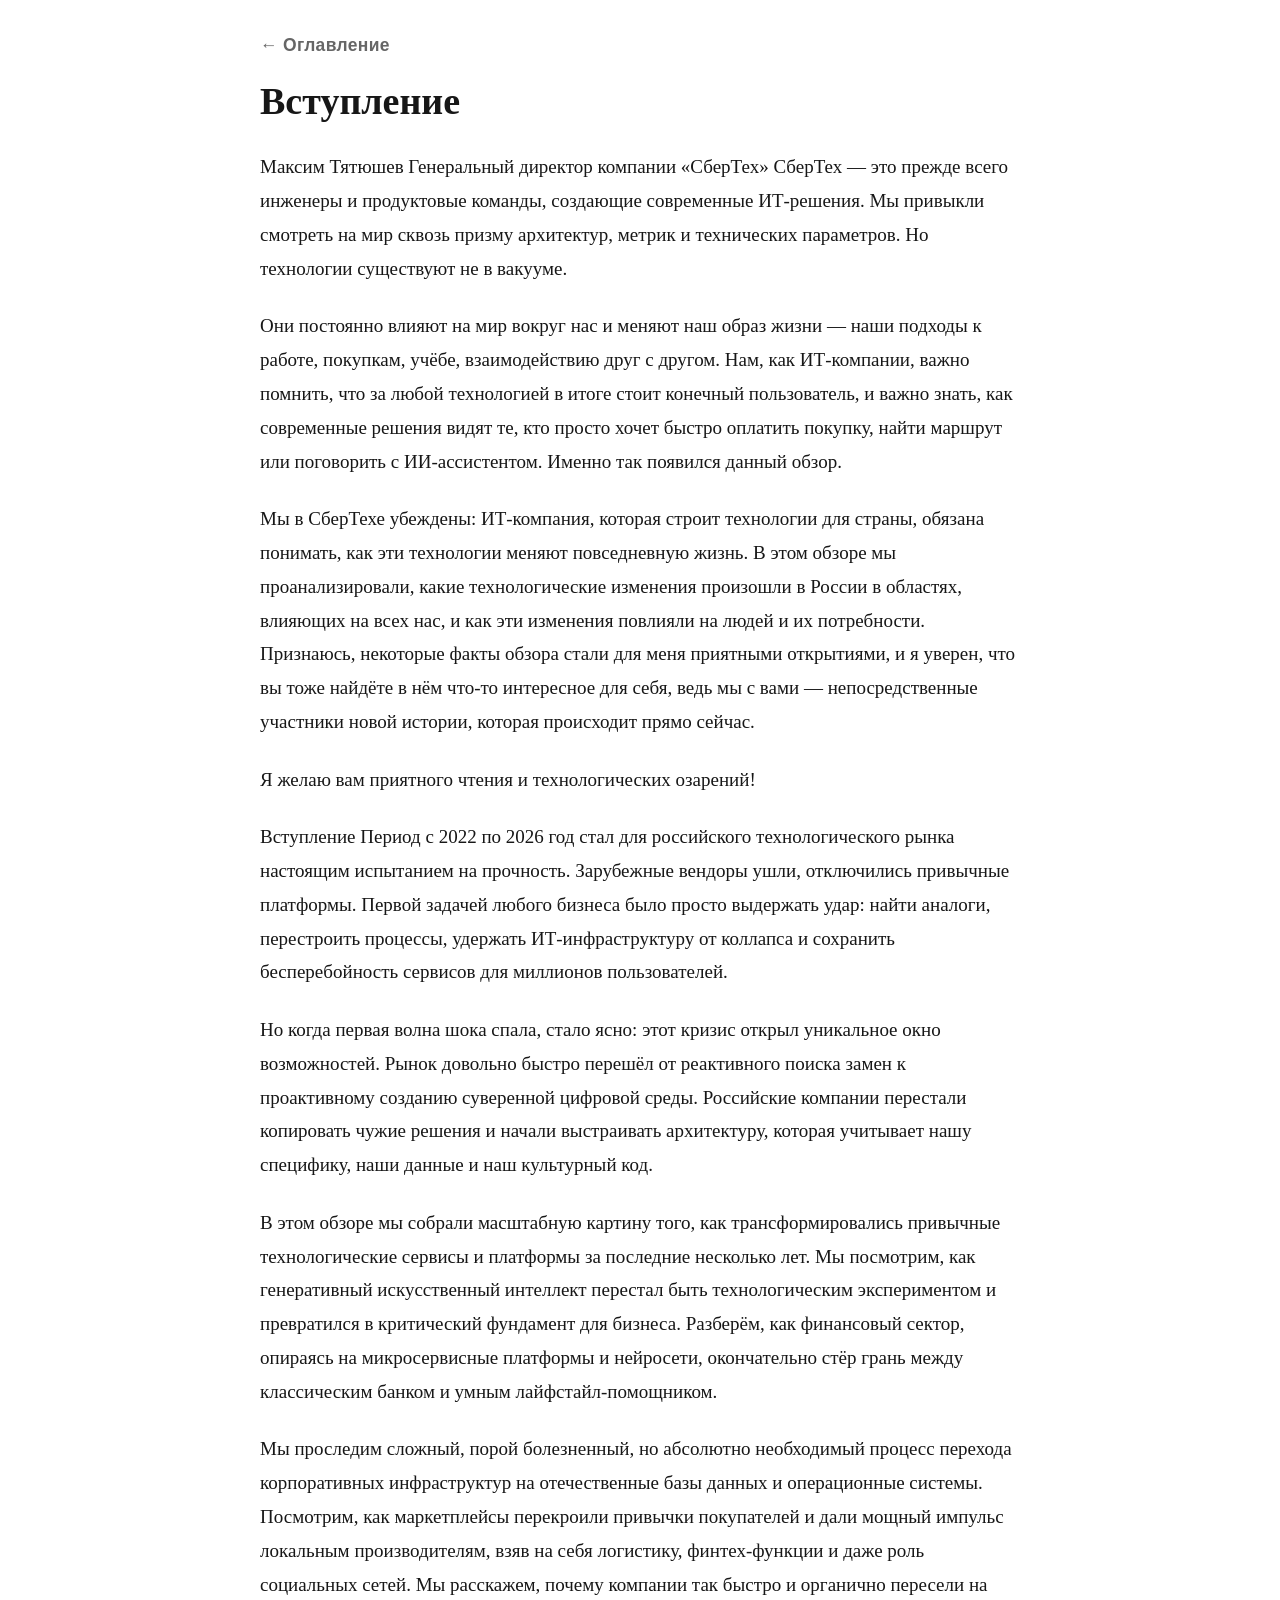
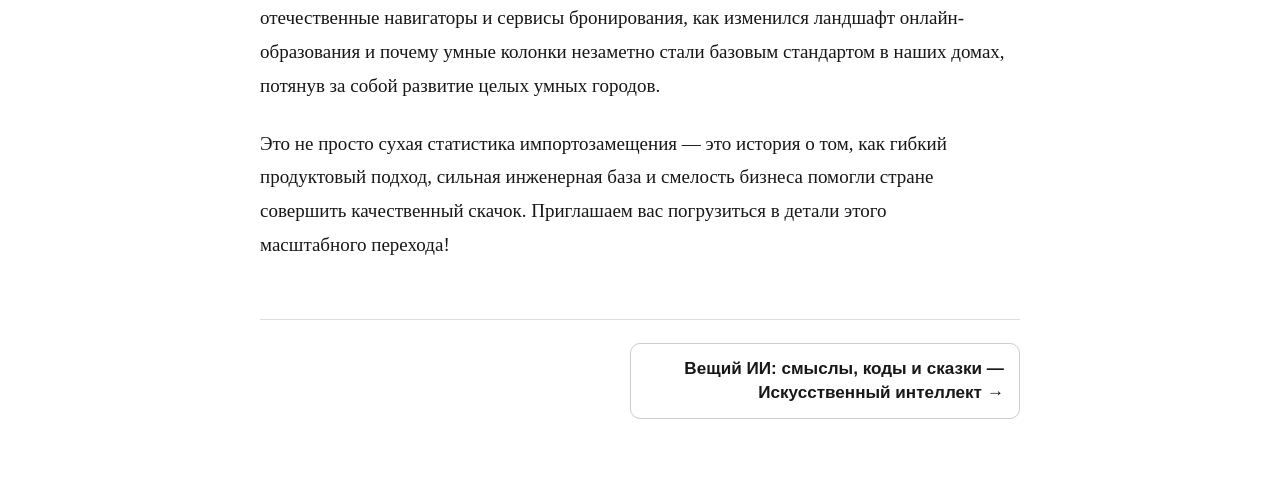
<file: intro.html>
<!doctype html>
<html lang="ru"><head><meta charset="utf-8"><meta name="viewport" content="width=device-width,initial-scale=1,viewport-fit=cover">
<title>Вступление — Тренды технологий à la Russe</title><meta name="description" content="Текстовая версия без изображений"><link rel="stylesheet" href="styles.css"></head>
<body><main><a class="site-title" href="index.html">← Оглавление</a>
<article><h1>Вступление</h1>
<p>Максим Тятюшев Генеральный директор компании «СберТех» СберТех — это прежде всего инженеры и продуктовые команды, создающие современные ИТ-решения. Мы привыкли смотреть на мир сквозь призму архитектур, метрик и технических параметров. Но технологии существуют не в вакууме.</p><p>Они постоянно влияют на мир вокруг нас и меняют наш образ жизни — наши подходы к работе, покупкам, учёбе, взаимодействию друг с другом. Нам, как ИТ-компании, важно помнить, что за любой технологией в итоге стоит конечный пользователь, и важно знать, как современные решения видят те, кто просто хочет быстро оплатить покупку, найти маршрут или поговорить с ИИ-ассистентом. Именно так появился данный обзор.</p><p>Мы в СберТехе убеждены: ИТ-компания, которая строит технологии для страны, обязана понимать, как эти технологии меняют повседневную жизнь. В этом обзоре мы проанализировали, какие технологические изменения произошли в России в областях, влияющих на всех нас, и как эти изменения повлияли на людей и их потребности. Признаюсь, некоторые факты обзора стали для меня приятными открытиями, и я уверен, что вы тоже найдёте в нём что-то интересное для себя, ведь мы с вами — непосредственные участники новой истории, которая происходит прямо сейчас.</p><p>Я желаю вам приятного чтения и технологических озарений!</p><p>Вступление Период с 2022 по 2026 год стал для российского технологического рынка настоящим испытанием на прочность. Зарубежные вендоры ушли, отключились привычные платформы. Первой задачей любого бизнеса было просто выдержать удар: найти аналоги, перестроить процессы, удержать ИТ-инфраструктуру от коллапса и сохранить бесперебойность сервисов для миллионов пользователей.</p><p>Но когда первая волна шока спала, стало ясно: этот кризис открыл уникальное окно возможностей. Рынок довольно быстро перешёл от реактивного поиска замен к проактивному созданию суверенной цифровой среды. Российские компании перестали копировать чужие решения и начали выстраивать архитектуру, которая учитывает нашу специфику, наши данные и наш культурный код.</p><p>В этом обзоре мы собрали масштабную картину того, как трансформировались привычные технологические сервисы и платформы за последние несколько лет. Мы посмотрим, как генеративный искусственный интеллект перестал быть технологическим экспериментом и превратился в критический фундамент для бизнеса. Разберём, как финансовый сектор, опираясь на микросервисные платформы и нейросети, окончательно стёр грань между классическим банком и умным лайфстайл-помощником.</p><p>Мы проследим сложный, порой болезненный, но абсолютно необходимый процесс перехода корпоративных инфраструктур на отечественные базы данных и операционные системы. Посмотрим, как маркетплейсы перекроили привычки покупателей и дали мощный импульс локальным производителям, взяв на себя логистику, финтех-функции и даже роль социальных сетей. Мы расскажем, почему компании так быстро и органично пересели на отечественные навигаторы и сервисы бронирования, как изменился ландшафт онлайн-образования и почему умные колонки незаметно стали базовым стандартом в наших домах, потянув за собой развитие целых умных городов.</p><p>Это не просто сухая статистика импортозамещения — это история о том, как гибкий продуктовый подход, сильная инженерная база и смелость бизнеса помогли стране совершить качественный скачок. Приглашаем вас погрузиться в детали этого масштабного перехода!</p>
</article><nav class="pager" aria-label="Переход между разделами"><a class="next" href="ai.html">Вещий ИИ: смыслы, коды и сказки — Искусственный интеллект →</a></nav></main></body></html>
</file>
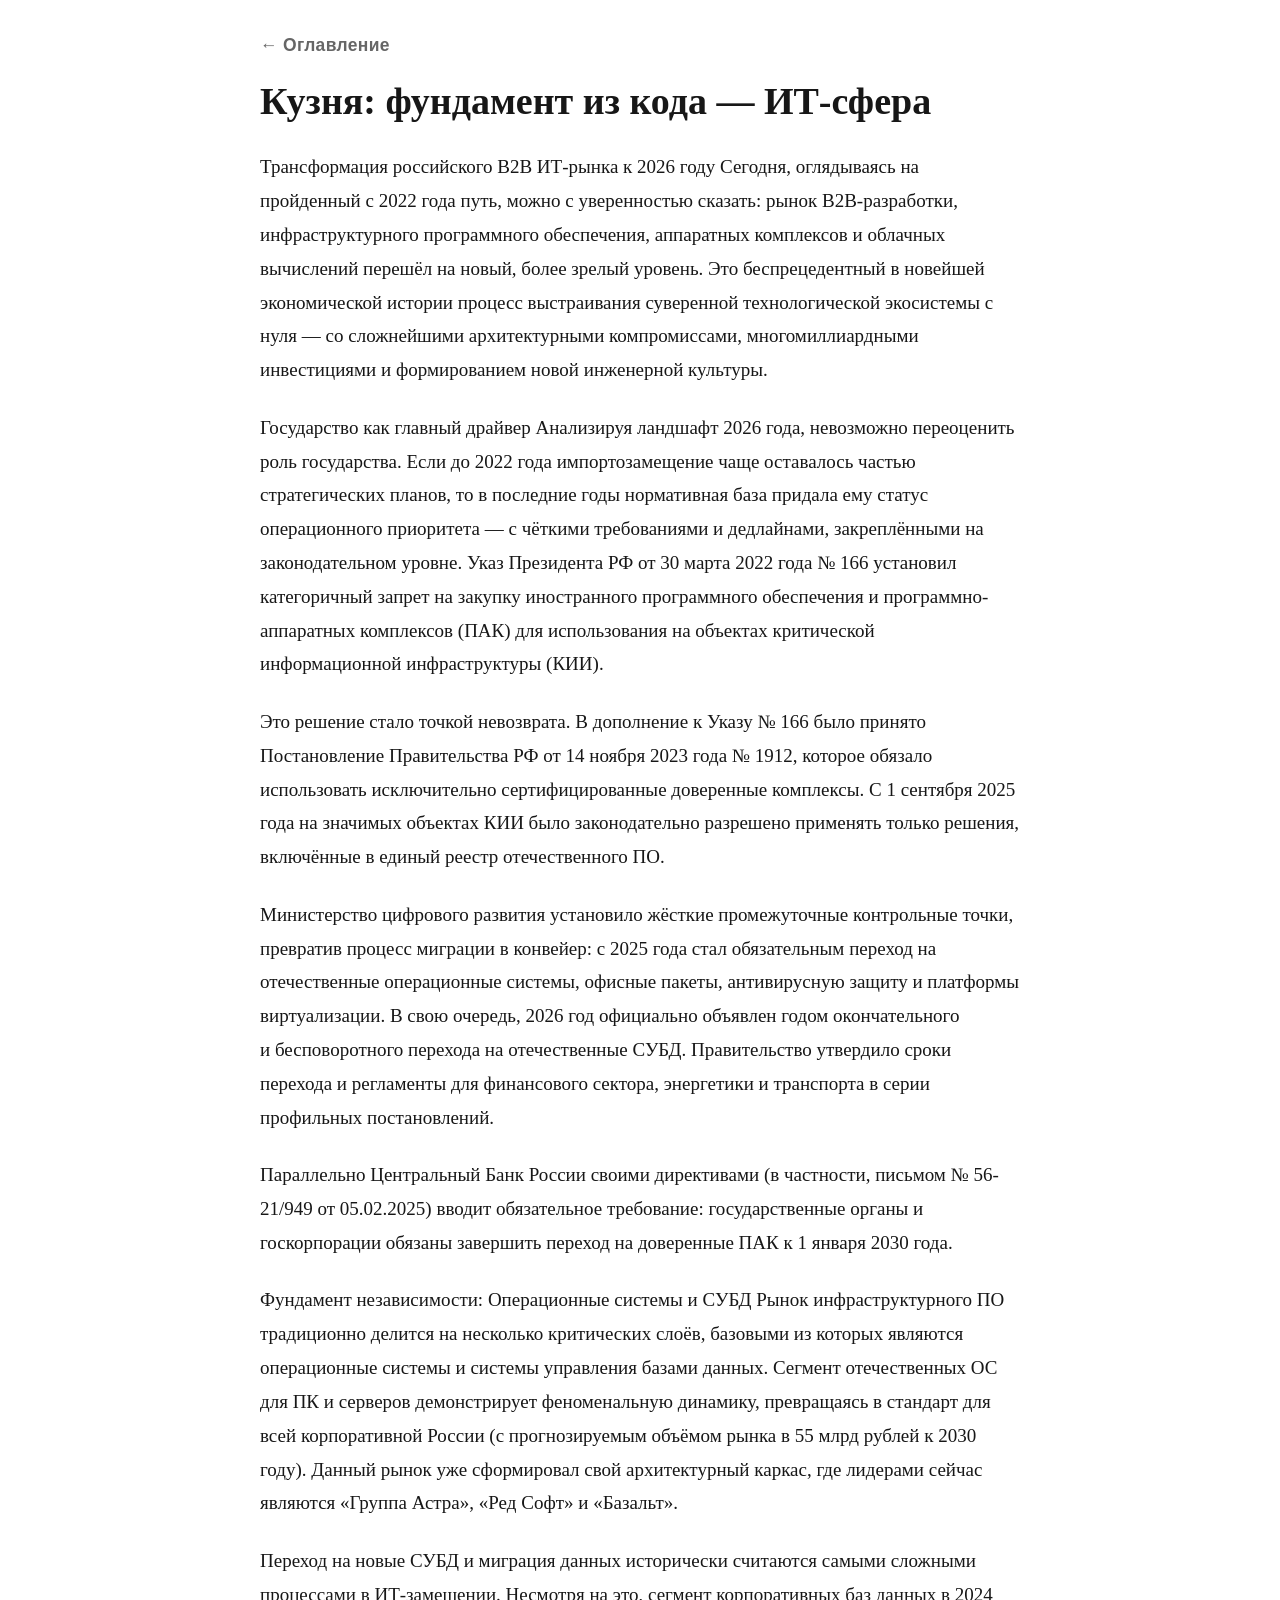
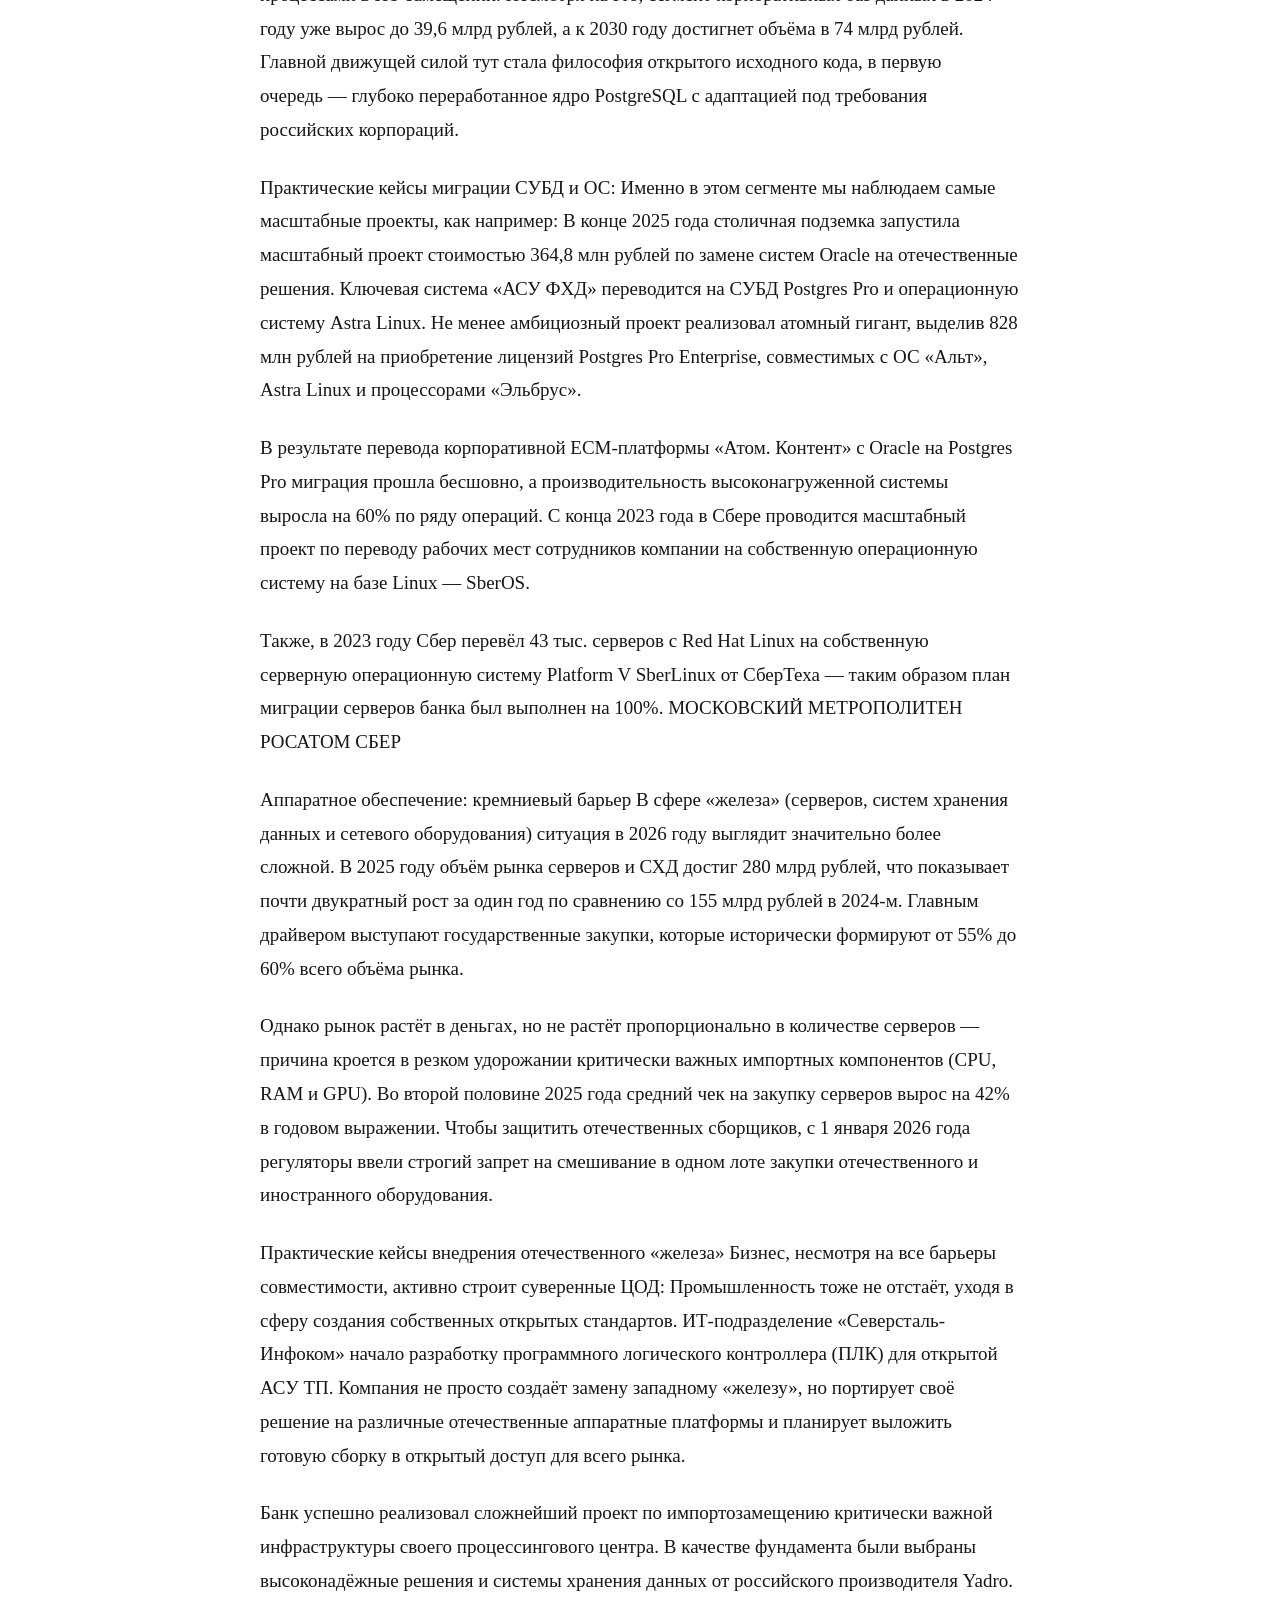
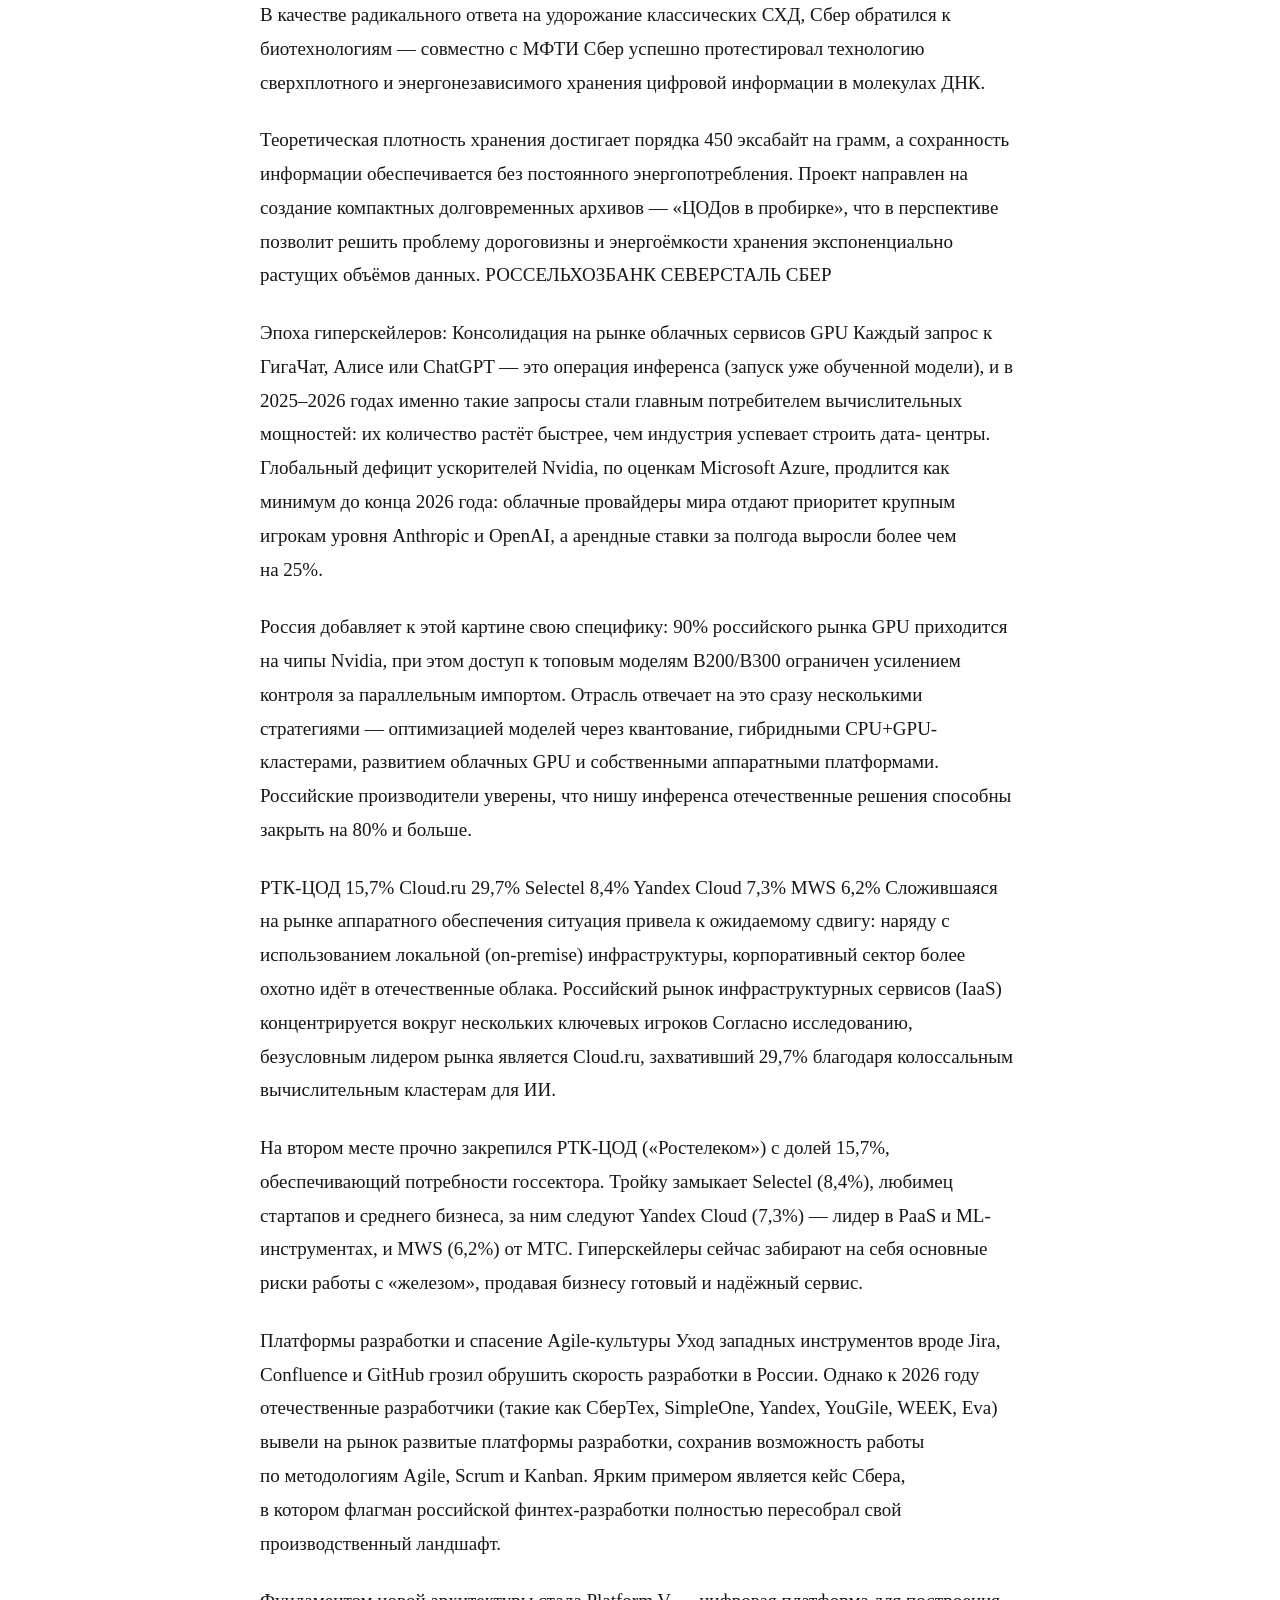
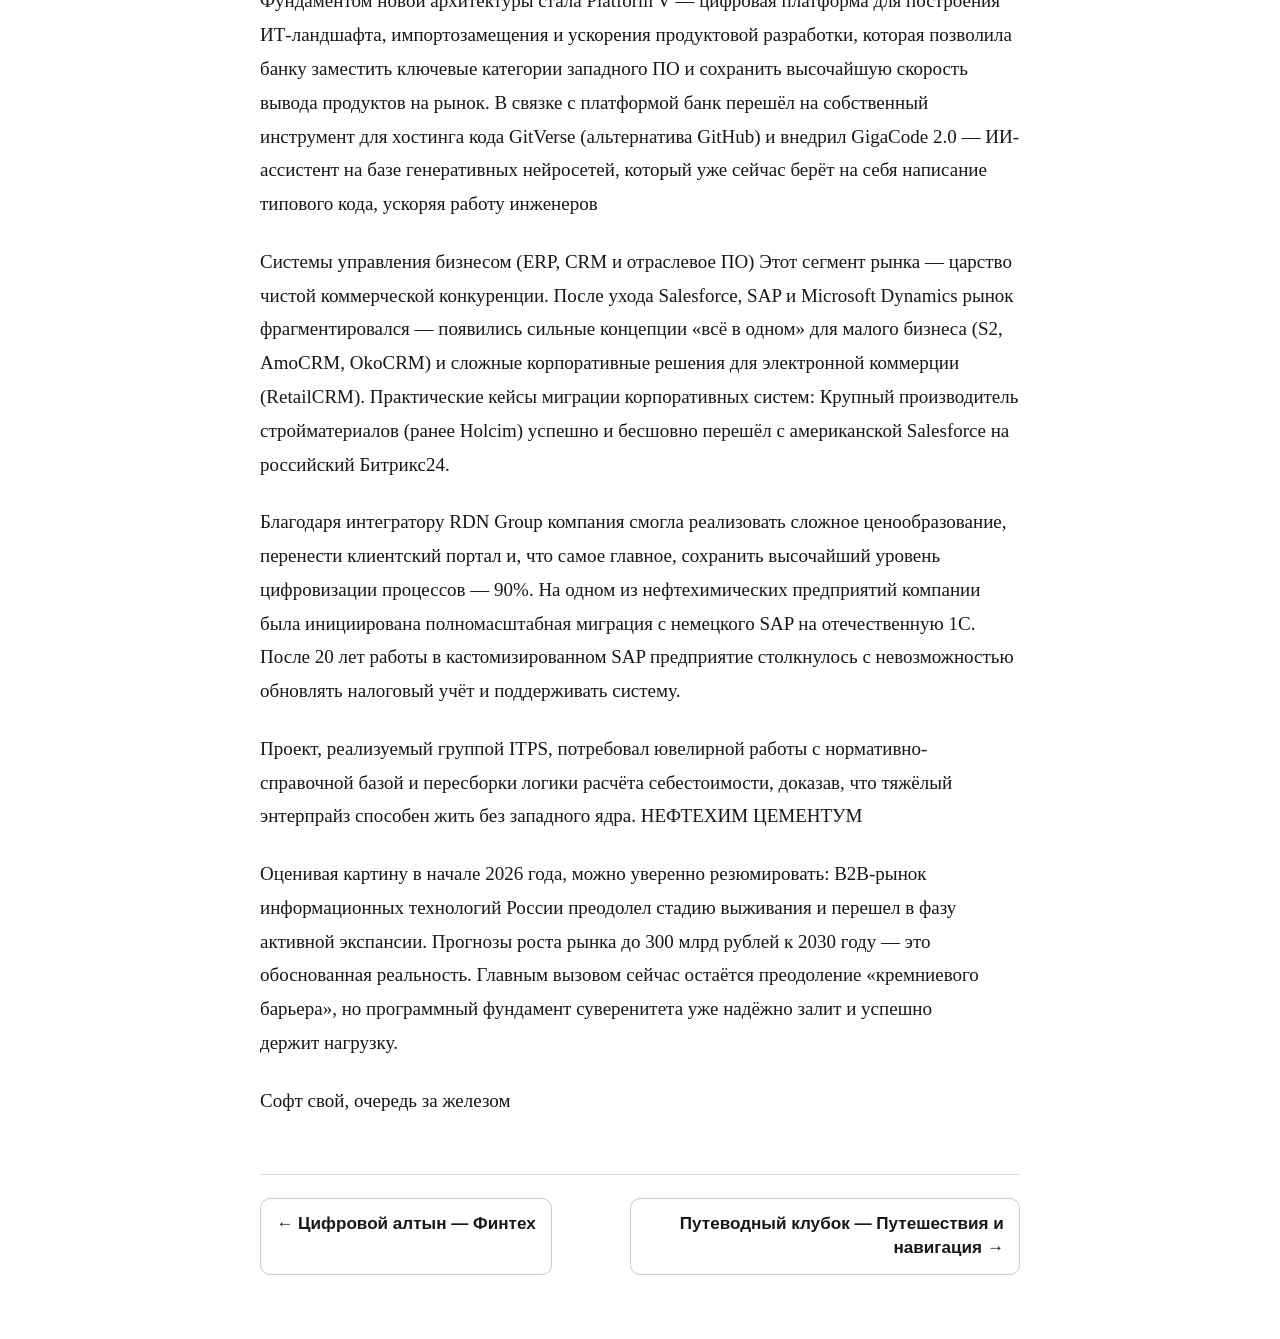
<file: it.html>
<!doctype html>
<html lang="ru"><head><meta charset="utf-8"><meta name="viewport" content="width=device-width,initial-scale=1,viewport-fit=cover">
<title>Кузня: фундамент из кода — ИТ-сфера — Тренды технологий à la Russe</title><meta name="description" content="Текстовая версия без изображений"><link rel="stylesheet" href="styles.css"></head>
<body><main><a class="site-title" href="index.html">← Оглавление</a>
<article><h1>Кузня: фундамент из кода — ИТ-сфера</h1>
<p>Трансформация российского B2B ИТ-рынка к 2026 году Сегодня, оглядываясь на пройденный с 2022 года путь, можно с уверенностью сказать: рынок B2B-разработки, инфраструктурного программного обеспечения, аппаратных комплексов и облачных вычислений перешёл на новый, более зрелый уровень. Это беспрецедентный в новейшей экономической истории процесс выстраивания суверенной технологической экосистемы с нуля — со сложнейшими архитектурными компромиссами, многомиллиардными инвестициями и формированием новой инженерной культуры.</p><p>Государство как главный драйвер Анализируя ландшафт 2026 года, невозможно переоценить роль государства. Если до 2022 года импортозамещение чаще оставалось частью стратегических планов, то в последние годы нормативная база придала ему статус операционного приоритета — с чёткими требованиями и дедлайнами, закреплёнными на законодательном уровне. Указ Президента РФ от 30 марта 2022 года № 166 установил категоричный запрет на закупку иностранного программного обеспечения и программно-аппаратных комплексов (ПАК) для использования на объектах критической информационной инфраструктуры (КИИ).</p><p>Это решение стало точкой невозврата. В дополнение к Указу № 166 было принято Постановление Правительства РФ от 14 ноября 2023 года № 1912, которое обязало использовать исключительно сертифицированные доверенные комплексы. С 1 сентября 2025 года на значимых объектах КИИ было законодательно разрешено применять только решения, включённые в единый реестр отечественного ПО.</p><p>Министерство цифрового развития установило жёсткие промежуточные контрольные точки, превратив процесс миграции в конвейер: с 2025 года стал обязательным переход на отечественные операционные системы, офисные пакеты, антивирусную защиту и платформы виртуализации. В свою очередь, 2026 год официально объявлен годом окончательного и бесповоротного перехода на отечественные СУБД. Правительство утвердило сроки перехода и регламенты для финансового сектора, энергетики и транспорта в серии профильных постановлений.</p><p>Параллельно Центральный Банк России своими директивами (в частности, письмом № 56-21/949 от 05.02.2025) вводит обязательное требование: государственные органы и госкорпорации обязаны завершить переход на доверенные ПАК к 1 января 2030 года.</p><p>Фундамент независимости: Операционные системы и СУБД Рынок инфраструктурного ПО традиционно делится на несколько критических слоёв, базовыми из которых являются операционные системы и системы управления базами данных. Сегмент отечественных ОС для ПК и серверов демонстрирует феноменальную динамику, превращаясь в стандарт для всей корпоративной России (с прогнозируемым объёмом рынка в 55 млрд рублей к 2030 году). Данный рынок уже сформировал свой архитектурный каркас, где лидерами сейчас являются «Группа Астра», «Ред Софт» и «Базальт».</p><p>Переход на новые СУБД и миграция данных исторически считаются самыми сложными процессами в ИТ-замещении. Несмотря на это, сегмент корпоративных баз данных в 2024 году уже вырос до 39,6 млрд рублей, а к 2030 году достигнет объёма в 74 млрд рублей. Главной движущей силой тут стала философия открытого исходного кода, в первую очередь — глубоко переработанное ядро PostgreSQL с адаптацией под требования российских корпораций.</p><p>Практические кейсы миграции СУБД и ОС: Именно в этом сегменте мы наблюдаем самые масштабные проекты, как например: В конце 2025 года столичная подземка запустила масштабный проект стоимостью 364,8 млн рублей по замене систем Oracle на отечественные решения. Ключевая система «АСУ ФХД» переводится на СУБД Postgres Pro и операционную систему Astra Linux. Не менее амбициозный проект реализовал атомный гигант, выделив 828 млн рублей на приобретение лицензий Postgres Pro Enterprise, совместимых с ОС «Альт», Astra Linux и процессорами «Эльбрус».</p><p>В результате перевода корпоративной ECM-платформы «Атом. Контент» с Oracle на Postgres Pro миграция прошла бесшовно, а производительность высоконагруженной системы выросла на 60% по ряду операций. С конца 2023 года в Сбере проводится масштабный проект по переводу рабочих мест сотрудников компании на собственную операционную систему на базе Linux — SberOS.</p><p>Также, в 2023 году Сбер перевёл 43 тыс. серверов с Red Hat Linux на собственную серверную операционную систему Platform V SberLinux от СберТеха — таким образом план миграции серверов банка был выполнен на 100%. МОСКОВСКИЙ МЕТРОПОЛИТЕН РОСАТОМ СБЕР</p><p>Аппаратное обеспечение: кремниевый барьер В сфере «железа» (серверов, систем хранения данных и сетевого оборудования) ситуация в 2026 году выглядит значительно более сложной. В 2025 году объём рынка серверов и СХД достиг 280 млрд рублей, что показывает почти двукратный рост за один год по сравнению со 155 млрд рублей в 2024-м. Главным драйвером выступают государственные закупки, которые исторически формируют от 55% до 60% всего объёма рынка.</p><p>Однако рынок растёт в деньгах, но не растёт пропорционально в количестве серверов — причина кроется в резком удорожании критически важных импортных компонентов (CPU, RAM и GPU). Во второй половине 2025 года средний чек на закупку серверов вырос на 42% в годовом выражении. Чтобы защитить отечественных сборщиков, с 1 января 2026 года регуляторы ввели строгий запрет на смешивание в одном лоте закупки отечественного и иностранного оборудования.</p><p>Практические кейсы внедрения отечественного «железа» Бизнес, несмотря на все барьеры совместимости, активно строит суверенные ЦОД: Промышленность тоже не отстаёт, уходя в сферу создания собственных открытых стандартов. ИТ-подразделение «Северсталь-Инфоком» начало разработку программного логического контроллера (ПЛК) для открытой АСУ ТП. Компания не просто создаёт замену западному «железу», но портирует своё решение на различные отечественные аппаратные платформы и планирует выложить готовую сборку в открытый доступ для всего рынка.</p><p>Банк успешно реализовал сложнейший проект по импортозамещению критически важной инфраструктуры своего процессингового центра. В качестве фундамента были выбраны высоконадёжные решения и системы хранения данных от российского производителя Yadro. В качестве радикального ответа на удорожание классических СХД, Сбер обратился к биотехнологиям — совместно с МФТИ Сбер успешно протестировал технологию сверхплотного и энергонезависимого хранения цифровой информации в молекулах ДНК.</p><p>Теоретическая плотность хранения достигает порядка 450 эксабайт на грамм, а сохранность информации обеспечивается без постоянного энергопотребления. Проект направлен на создание компактных долговременных архивов — «ЦОДов в пробирке», что в перспективе позволит решить проблему дороговизны и энергоёмкости хранения экспоненциально растущих объёмов данных. РОССЕЛЬХОЗБАНК СЕВЕРСТАЛЬ СБЕР</p><p>Эпоха гиперскейлеров: Консолидация на рынке облачных сервисов GPU Каждый запрос к ГигаЧат, Алисе или ChatGPT — это операция инференса (запуск уже обученной модели), и в 2025–2026 годах именно такие запросы стали главным потребителем вычислительных мощностей: их количество растёт быстрее, чем индустрия успевает строить дата- центры. Глобальный дефицит ускорителей Nvidia, по оценкам Microsoft Azure, продлится как минимум до конца 2026 года: облачные провайдеры мира отдают приоритет крупным игрокам уровня Anthropic и OpenAI, а арендные ставки за полгода выросли более чем на 25%.</p><p>Россия добавляет к этой картине свою специфику: 90% российского рынка GPU приходится на чипы Nvidia, при этом доступ к топовым моделям B200/B300 ограничен усилением контроля за параллельным импортом. Отрасль отвечает на это сразу несколькими стратегиями — оптимизацией моделей через квантование, гибридными CPU+GPU-кластерами, развитием облачных GPU и собственными аппаратными платформами. Российские производители уверены, что нишу инференса отечественные решения способны закрыть на 80% и больше.</p><p>РТК-ЦОД 15,7% Cloud.ru 29,7% Selectel 8,4% Yandex Cloud 7,3% MWS 6,2% Сложившаяся на рынке аппаратного обеспечения ситуация привела к ожидаемому сдвигу: наряду с использованием локальной (on-premise) инфраструктуры, корпоративный сектор более охотно идёт в отечественные облака. Российский рынок инфраструктурных сервисов (IaaS) концентрируется вокруг нескольких ключевых игроков Согласно исследованию, безусловным лидером рынка является Cloud.ru, захвативший 29,7% благодаря колоссальным вычислительным кластерам для ИИ.</p><p>На втором месте прочно закрепился РТК-ЦОД («Ростелеком») с долей 15,7%, обеспечивающий потребности госсектора. Тройку замыкает Selectel (8,4%), любимец стартапов и среднего бизнеса, за ним следуют Yandex Cloud (7,3%) — лидер в PaaS и ML-инструментах, и MWS (6,2%) от МТС. Гиперскейлеры сейчас забирают на себя основные риски работы с «железом», продавая бизнесу готовый и надёжный сервис.</p><p>Платформы разработки и спасение Agile-культуры Уход западных инструментов вроде Jira, Confluence и GitHub грозил обрушить скорость разработки в России. Однако к 2026 году отечественные разработчики (такие как СберТех, SimpleOne, Yandex, YouGile, WEEK, Eva) вывели на рынок развитые платформы разработки, сохранив возможность работы по методологиям Agile, Scrum и Kanban. Ярким примером является кейс Сбера, в котором флагман российской финтех-разработки полностью пересобрал свой производственный ландшафт.</p><p>Фундаментом новой архитектуры стала Platform V — цифровая платформа для построения ИТ-ландшафта, импортозамещения и ускорения продуктовой разработки, которая позволила банку заместить ключевые категории западного ПО и сохранить высочайшую скорость вывода продуктов на рынок. В связке с платформой банк перешёл на собственный инструмент для хостинга кода GitVerse (альтернатива GitHub) и внедрил GigaCode 2.0 — ИИ-ассистент на базе генеративных нейросетей, который уже сейчас берёт на себя написание типового кода, ускоряя работу инженеров</p><p>Системы управления бизнесом (ERP, CRM и отраслевое ПО) Этот сегмент рынка — царство чистой коммерческой конкуренции. После ухода Salesforce, SAP и Microsoft Dynamics рынок фрагментировался — появились сильные концепции «всё в одном» для малого бизнеса (S2, AmoCRM, OkoCRM) и сложные корпоративные решения для электронной коммерции (RetailCRM). Практические кейсы миграции корпоративных систем: Крупный производитель стройматериалов (ранее Holcim) успешно и бесшовно перешёл с американской Salesforce на российский Битрикс24.</p><p>Благодаря интегратору RDN Group компания смогла реализовать сложное ценообразование, перенести клиентский портал и, что самое главное, сохранить высочайший уровень цифровизации процессов — 90%. На одном из нефтехимических предприятий компании была инициирована полномасштабная миграция с немецкого SAP на отечественную 1С. После 20 лет работы в кастомизированном SAP предприятие столкнулось с невозможностью обновлять налоговый учёт и поддерживать систему.</p><p>Проект, реализуемый группой ITPS, потребовал ювелирной работы с нормативно-справочной базой и пересборки логики расчёта себестоимости, доказав, что тяжёлый энтерпрайз способен жить без западного ядра. НЕФТЕХИМ ЦЕМЕНТУМ</p><p>Оценивая картину в начале 2026 года, можно уверенно резюмировать: B2B-рынок информационных технологий России преодолел стадию выживания и перешел в фазу активной экспансии. Прогнозы роста рынка до 300 млрд рублей к 2030 году — это обоснованная реальность. Главным вызовом сейчас остаётся преодоление «кремниевого барьера», но программный фундамент суверенитета уже надёжно залит и успешно держит нагрузку.</p><p>Софт свой, очередь за железом</p>
</article><nav class="pager" aria-label="Переход между разделами"><a href="fintech.html">← Цифровой алтын — Финтех</a><a class="next" href="travel.html">Путеводный клубок — Путешествия и навигация →</a></nav></main></body></html>
</file>
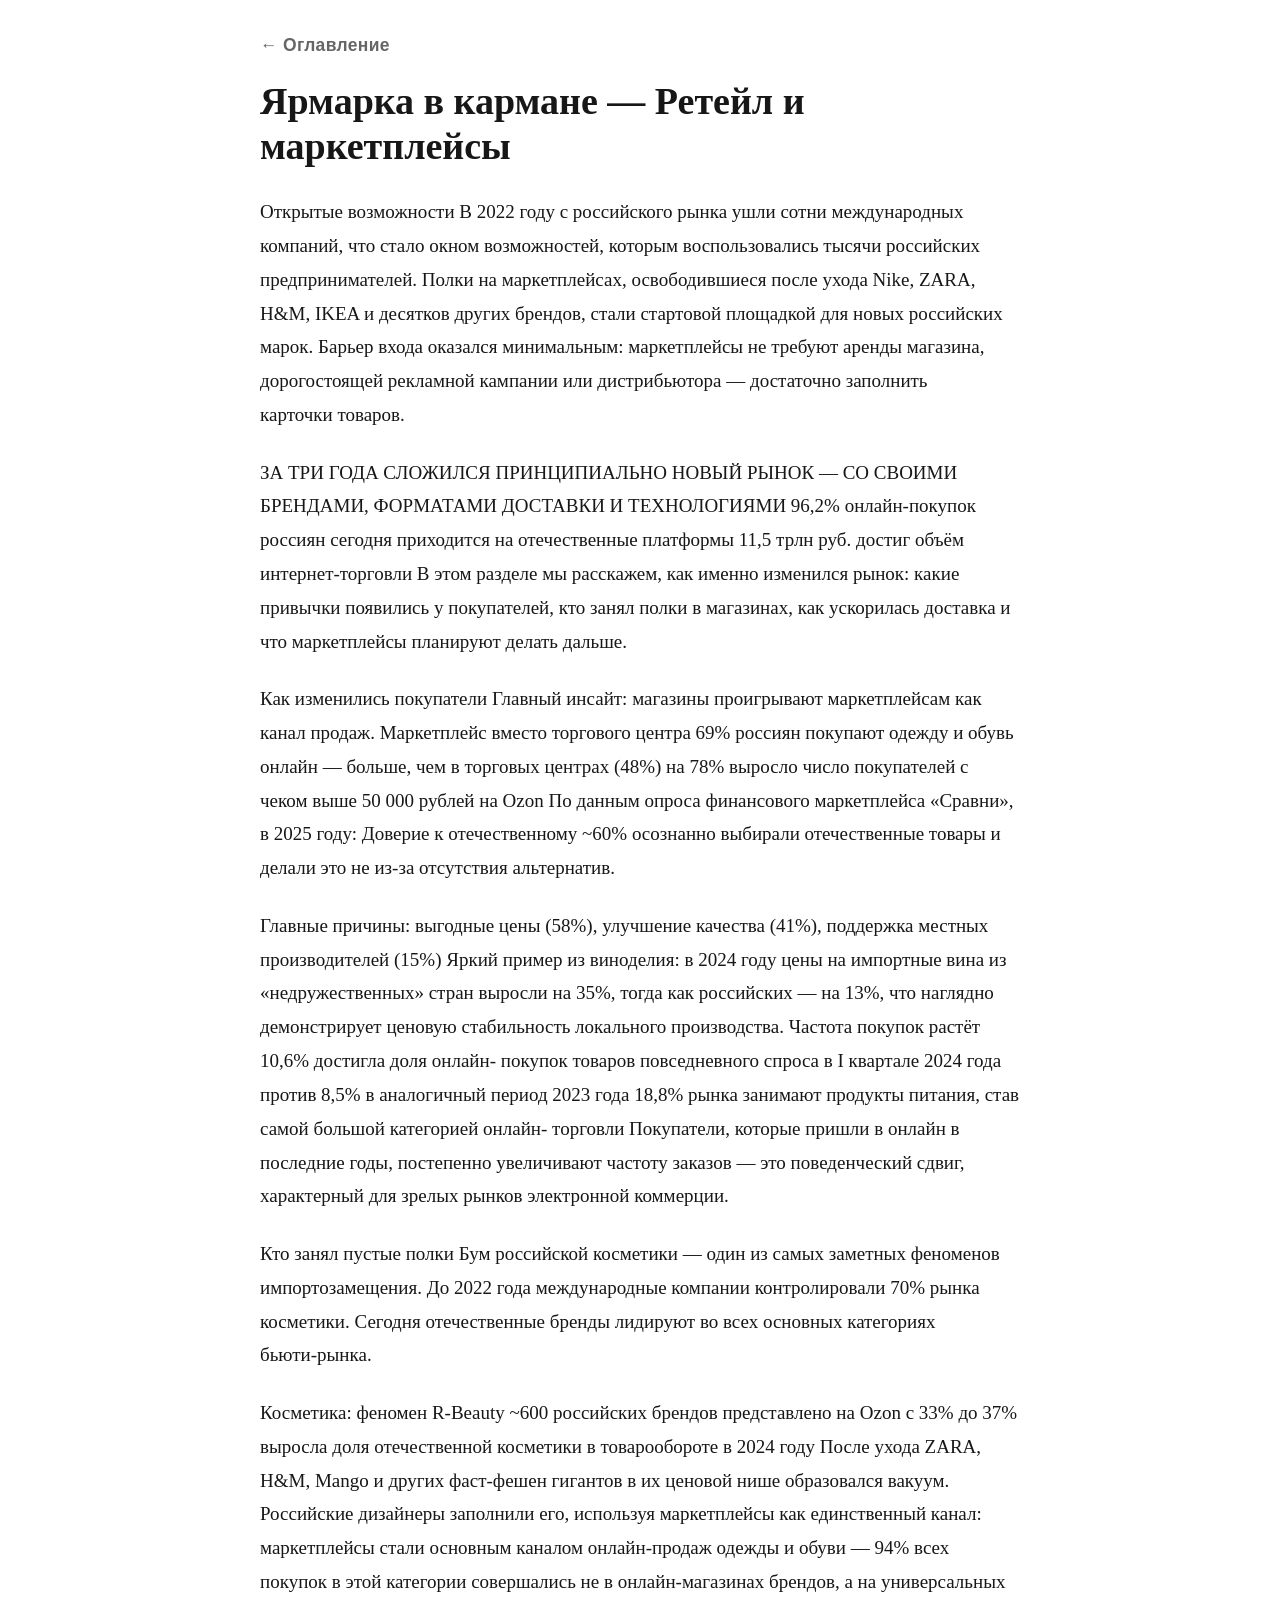
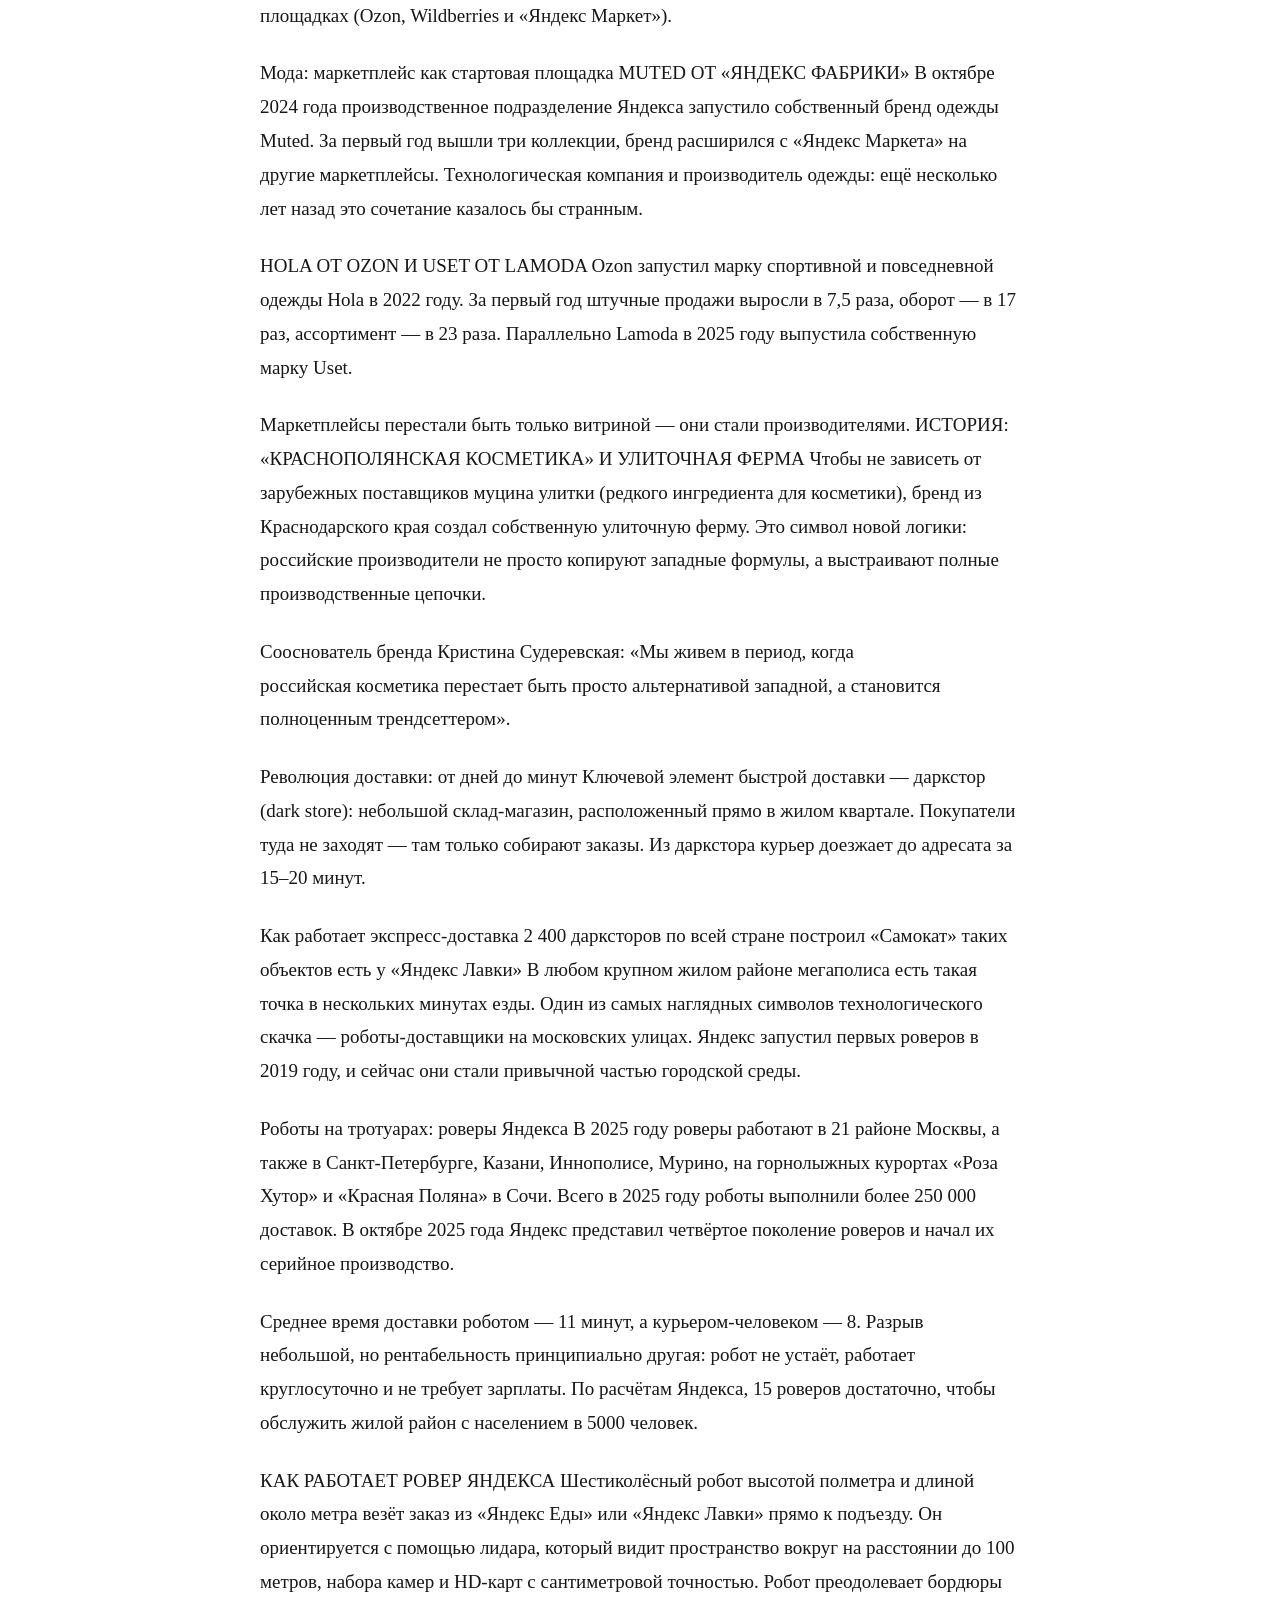
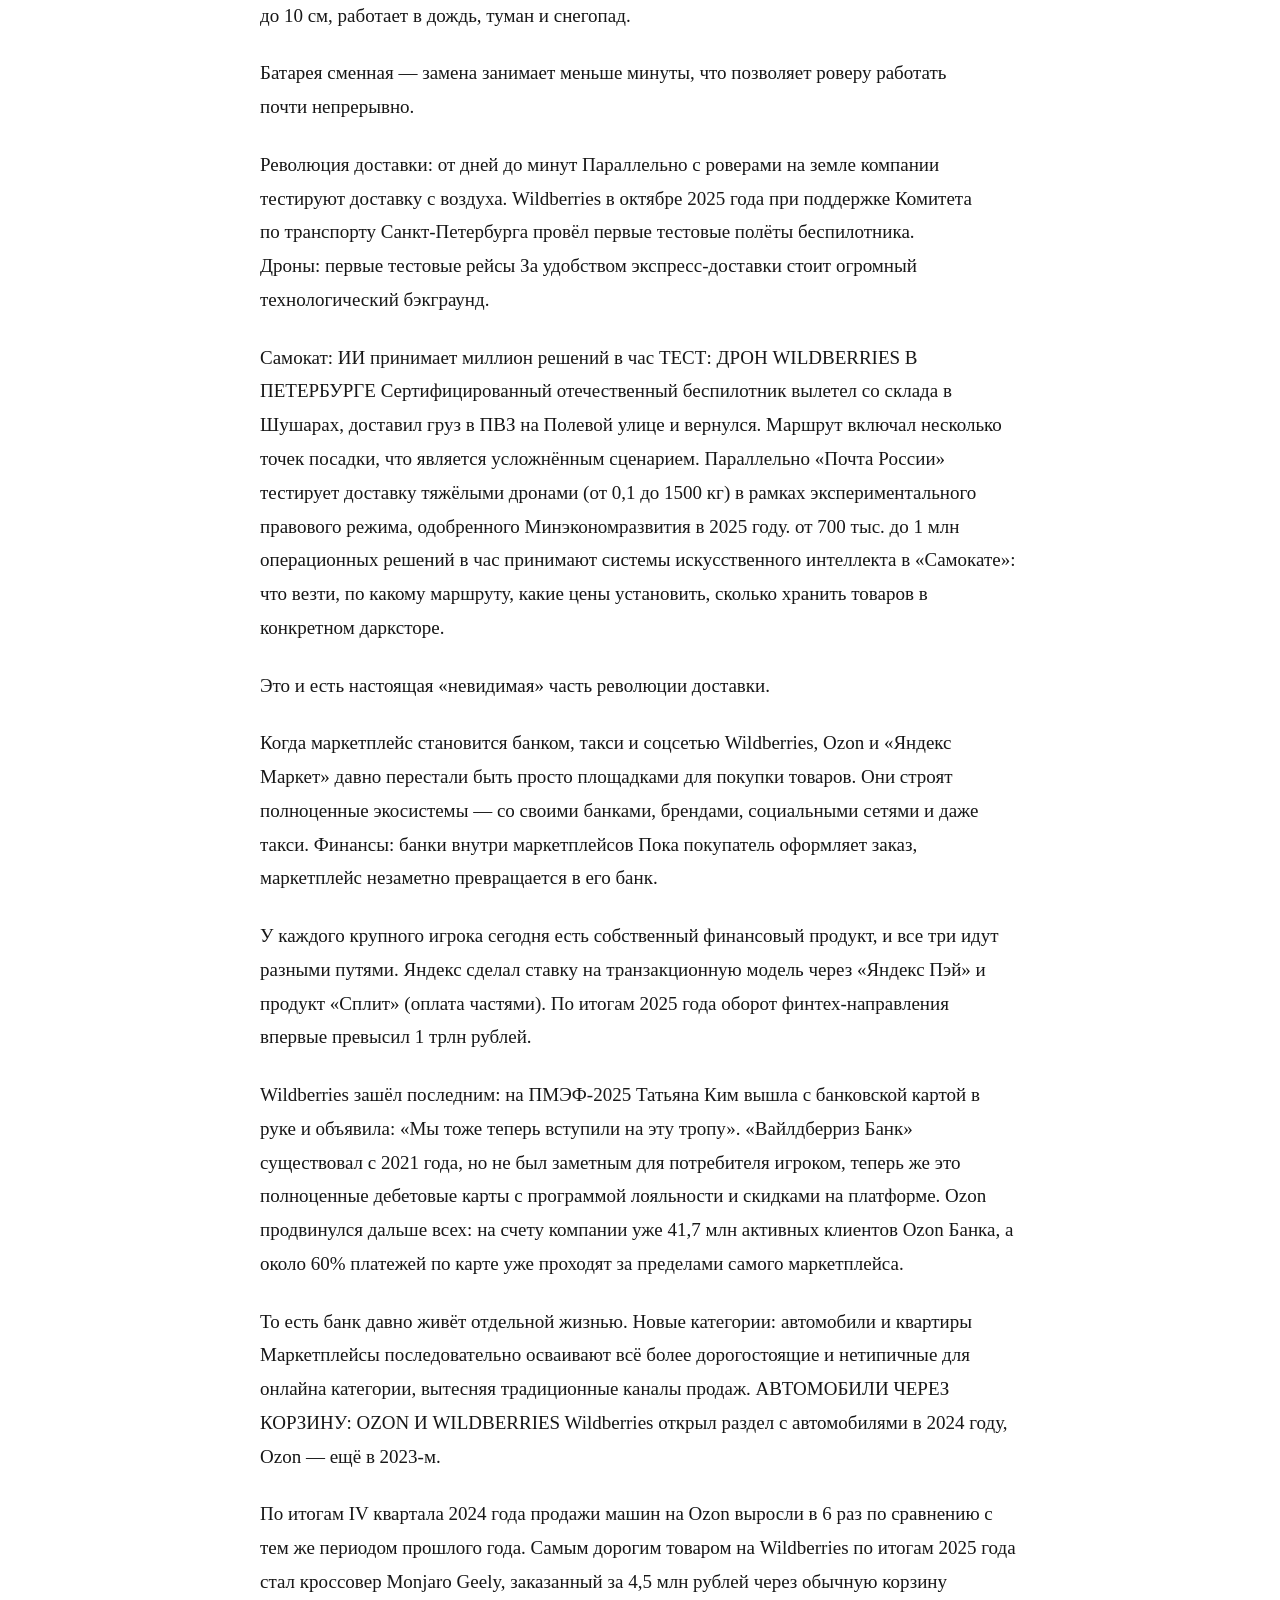
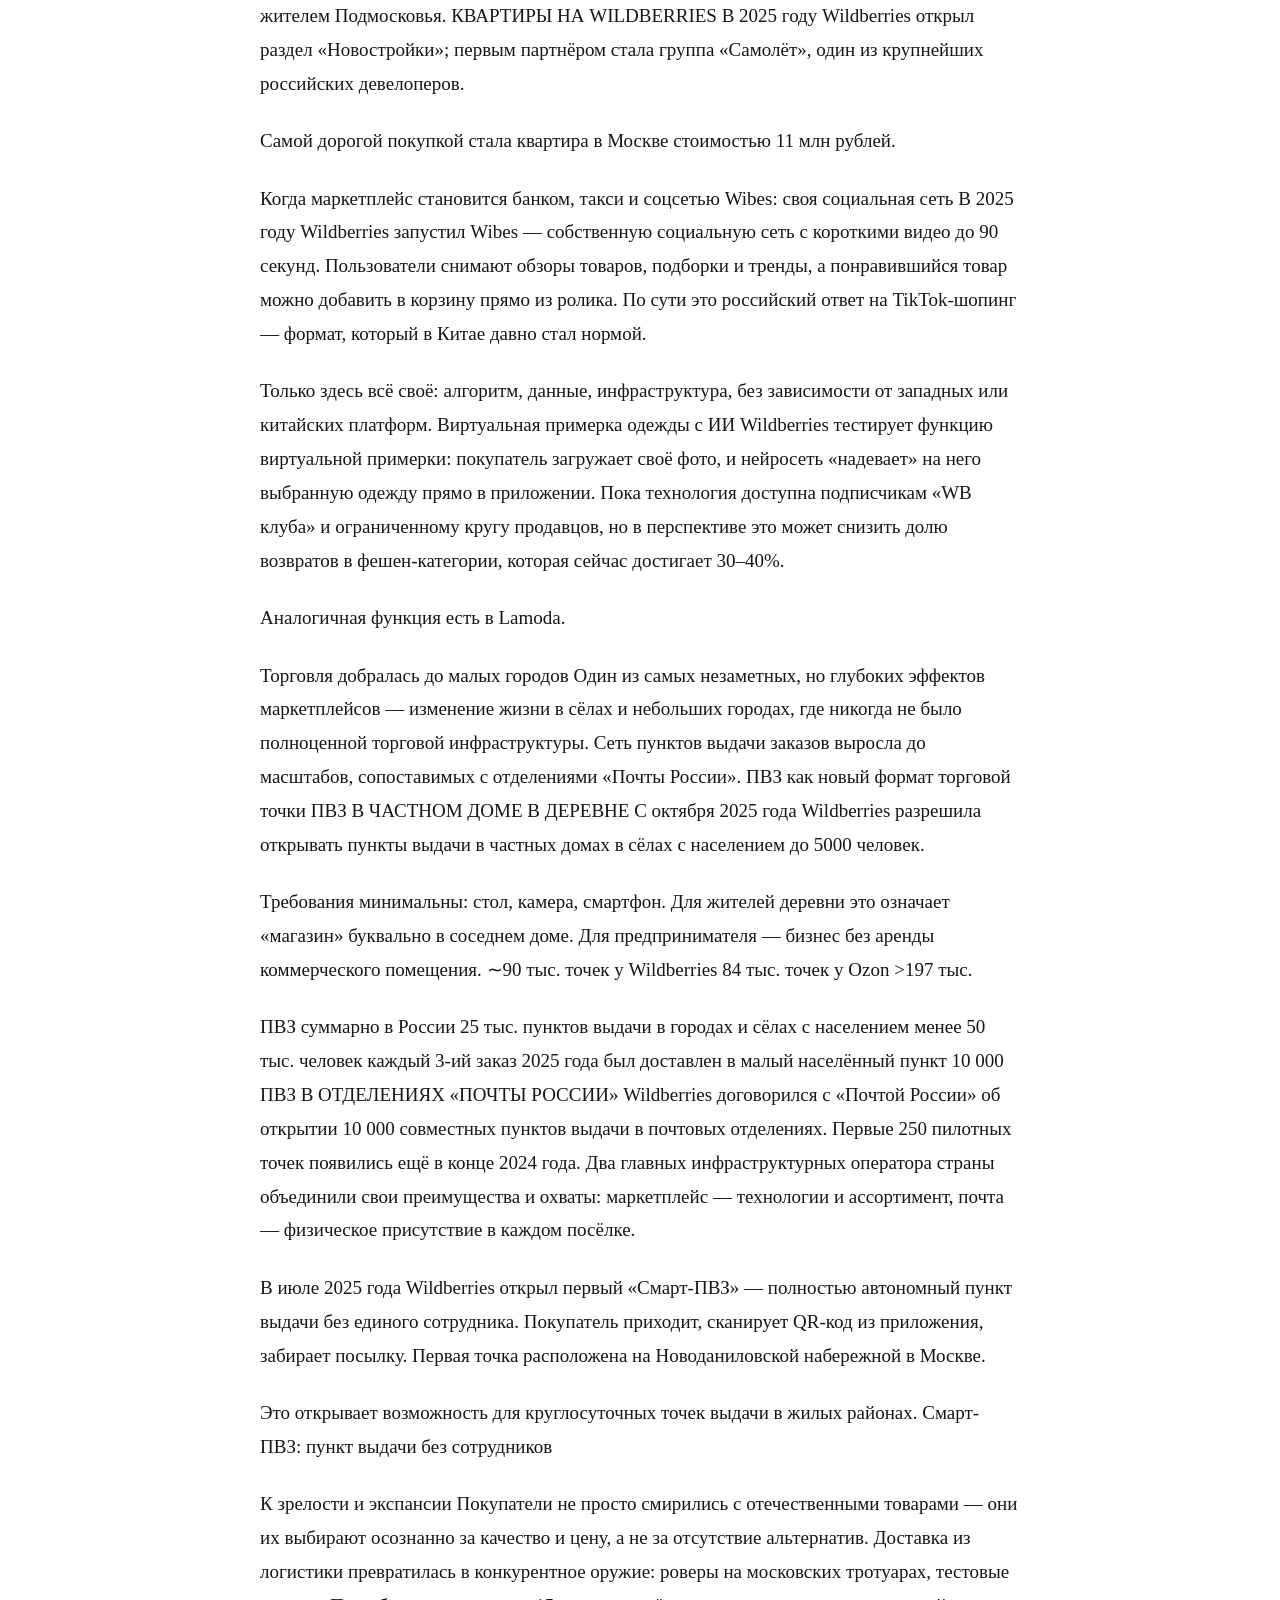
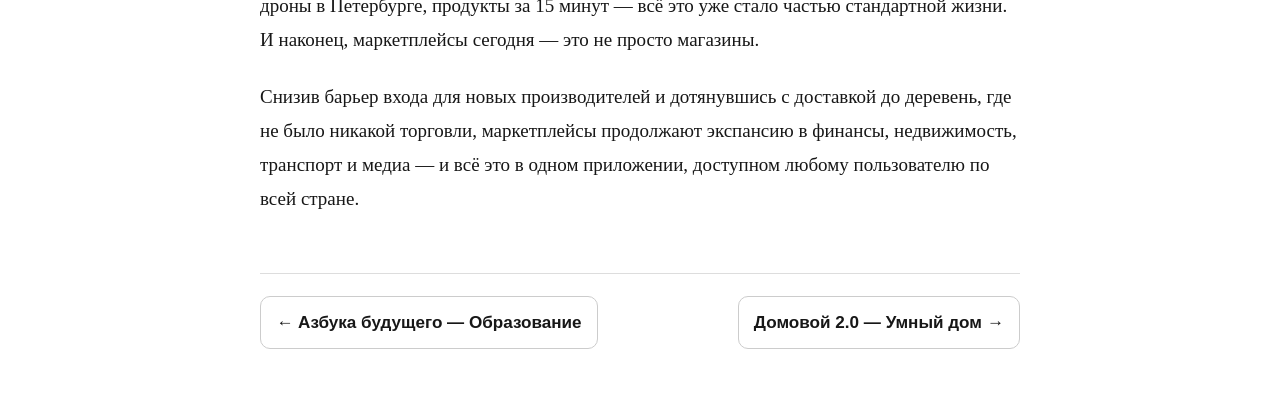
<file: retail.html>
<!doctype html>
<html lang="ru"><head><meta charset="utf-8"><meta name="viewport" content="width=device-width,initial-scale=1,viewport-fit=cover">
<title>Ярмарка в кармане — Ретейл и маркетплейсы — Тренды технологий à la Russe</title><meta name="description" content="Текстовая версия без изображений"><link rel="stylesheet" href="styles.css"></head>
<body><main><a class="site-title" href="index.html">← Оглавление</a>
<article><h1>Ярмарка в кармане — Ретейл и маркетплейсы</h1>
<p>Открытые возможности В 2022 году с российского рынка ушли сотни международных компаний, что стало окном возможностей, которым воспользовались тысячи российских предпринимателей. Полки на маркетплейсах, освободившиеся после ухода Nike, ZARA, H&M, IKEA и десятков других брендов, стали стартовой площадкой для новых российских марок. Барьер входа оказался минимальным: маркетплейсы не требуют аренды магазина, дорогостоящей рекламной кампании или дистрибьютора — достаточно заполнить карточки товаров.</p><p>ЗА ТРИ ГОДА СЛОЖИЛСЯ ПРИНЦИПИАЛЬНО НОВЫЙ РЫНОК — СО СВОИМИ БРЕНДАМИ, ФОРМАТАМИ ДОСТАВКИ И ТЕХНОЛОГИЯМИ 96,2% онлайн-покупок россиян сегодня приходится на отечественные платформы 11,5 трлн руб. достиг объём интернет-торговли В этом разделе мы расскажем, как именно изменился рынок: какие привычки появились у покупателей, кто занял полки в магазинах, как ускорилась доставка и что маркетплейсы планируют делать дальше.</p><p>Как изменились покупатели Главный инсайт: магазины проигрывают маркетплейсам как канал продаж. Маркетплейс вместо торгового центра 69% россиян покупают одежду и обувь онлайн — больше, чем в торговых центрах (48%) на 78% выросло число покупателей с чеком выше 50 000 рублей на Ozon По данным опроса финансового маркетплейса «Сравни», в 2025 году: Доверие к отечественному ~60% осознанно выбирали отечественные товары и делали это не из-за отсутствия альтернатив.</p><p>Главные причины: выгодные цены (58%), улучшение качества (41%), поддержка местных производителей (15%) Яркий пример из виноделия: в 2024 году цены на импортные вина из «недружественных» стран выросли на 35%, тогда как российских — на 13%, что наглядно демонстрирует ценовую стабильность локального производства. Частота покупок растёт 10,6% достигла доля онлайн- покупок товаров повседневного спроса в I квартале 2024 года против 8,5% в аналогичный период 2023 года 18,8% рынка занимают продукты питания, став самой большой категорией онлайн- торговли Покупатели, которые пришли в онлайн в последние годы, постепенно увеличивают частоту заказов — это поведенческий сдвиг, характерный для зрелых рынков электронной коммерции.</p><p>Кто занял пустые полки Бум российской косметики — один из самых заметных феноменов импортозамещения. До 2022 года международные компании контролировали 70% рынка косметики. Сегодня отечественные бренды лидируют во всех основных категориях бьюти-рынка.</p><p>Косметика: феномен R-Beauty ~600 российских брендов представлено на Ozon с 33% до 37% выросла доля отечественной косметики в товарообороте в 2024 году После ухода ZARA, H&M, Mango и других фаст-фешен гигантов в их ценовой нише образовался вакуум. Российские дизайнеры заполнили его, используя маркетплейсы как единственный канал: маркетплейсы стали основным каналом онлайн-продаж одежды и обуви — 94% всех покупок в этой категории совершались не в онлайн-магазинах брендов, а на универсальных площадках (Ozon, Wildberries и «Яндекс Маркет»).</p><p>Мода: маркетплейс как стартовая площадка MUTED ОТ «ЯНДЕКС ФАБРИКИ» В октябре 2024 года производственное подразделение Яндекса запустило собственный бренд одежды Muted. За первый год вышли три коллекции, бренд расширился с «Яндекс Маркета» на другие маркетплейсы. Технологическая компания и производитель одежды: ещё несколько лет назад это сочетание казалось бы странным.</p><p>HOLA ОТ OZON И USET ОТ LAMODA Ozon запустил марку спортивной и повседневной одежды Hola в 2022 году. За первый год штучные продажи выросли в 7,5 раза, оборот — в 17 раз, ассортимент — в 23 раза. Параллельно Lamoda в 2025 году выпустила собственную марку Uset.</p><p>Маркетплейсы перестали быть только витриной — они стали производителями. ИСТОРИЯ: «КРАСНОПОЛЯНСКАЯ КОСМЕТИКА» И УЛИТОЧНАЯ ФЕРМА Чтобы не зависеть от зарубежных поставщиков муцина улитки (редкого ингредиента для косметики), бренд из Краснодарского края создал собственную улиточную ферму. Это символ новой логики: российские производители не просто копируют западные формулы, а выстраивают полные производственные цепочки.</p><p>Сооснователь бренда Кристина Судеревская: «Мы живем в период, когда российская косметика перестает быть просто альтернативой западной, а становится полноценным трендсеттером».</p><p>Революция доставки: от дней до минут Ключевой элемент быстрой доставки — даркстор (dark store): небольшой склад-магазин, расположенный прямо в жилом квартале. Покупатели туда не заходят — там только собирают заказы. Из даркстора курьер доезжает до адресата за 15–20 минут.</p><p>Как работает экспресс-доставка 2 400 дарксторов по всей стране построил «Самокат» таких объектов есть у «Яндекс Лавки» В любом крупном жилом районе мегаполиса есть такая точка в нескольких минутах езды. Один из самых наглядных символов технологического скачка — роботы-доставщики на московских улицах. Яндекс запустил первых роверов в 2019 году, и сейчас они стали привычной частью городской среды.</p><p>Роботы на тротуарах: роверы Яндекса В 2025 году роверы работают в 21 районе Москвы, а также в Санкт-Петербурге, Казани, Иннополисе, Мурино, на горнолыжных курортах «Роза Хутор» и «Красная Поляна» в Сочи. Всего в 2025 году роботы выполнили более 250 000 доставок. В октябре 2025 года Яндекс представил четвёртое поколение роверов и начал их серийное производство.</p><p>Среднее время доставки роботом — 11 минут, а курьером-человеком — 8. Разрыв небольшой, но рентабельность принципиально другая: робот не устаёт, работает круглосуточно и не требует зарплаты. По расчётам Яндекса, 15 роверов достаточно, чтобы обслужить жилой район с населением в 5000 человек.</p><p>КАК РАБОТАЕТ РОВЕР ЯНДЕКСА Шестиколёсный робот высотой полметра и длиной около метра везёт заказ из «Яндекс Еды» или «Яндекс Лавки» прямо к подъезду. Он ориентируется с помощью лидара, который видит пространство вокруг на расстоянии до 100 метров, набора камер и HD-карт с сантиметровой точностью. Робот преодолевает бордюры до 10 см, работает в дождь, туман и снегопад.</p><p>Батарея сменная — замена занимает меньше минуты, что позволяет роверу работать почти непрерывно.</p><p>Революция доставки: от дней до минут Параллельно с роверами на земле компании тестируют доставку с воздуха. Wildberries в октябре 2025 года при поддержке Комитета по транспорту Санкт-Петербурга провёл первые тестовые полёты беспилотника. Дроны: первые тестовые рейсы За удобством экспресс-доставки стоит огромный технологический бэкграунд.</p><p>Самокат: ИИ принимает миллион решений в час ТЕСТ: ДРОН WILDBERRIES В ПЕТЕРБУРГЕ Сертифицированный отечественный беспилотник вылетел со склада в Шушарах, доставил груз в ПВЗ на Полевой улице и вернулся. Маршрут включал несколько точек посадки, что является усложнённым сценарием. Параллельно «Почта России» тестирует доставку тяжёлыми дронами (от 0,1 до 1500 кг) в рамках экспериментального правового режима, одобренного Минэкономразвития в 2025 году. от 700 тыс. до 1 млн операционных решений в час принимают системы искусственного интеллекта в «Самокате»: что везти, по какому маршруту, какие цены установить, сколько хранить товаров в конкретном дарксторе.</p><p>Это и есть настоящая «невидимая» часть революции доставки.</p><p>Когда маркетплейс становится банком, такси и соцсетью Wildberries, Ozon и «Яндекс Маркет» давно перестали быть просто площадками для покупки товаров. Они строят полноценные экосистемы — со своими банками, брендами, социальными сетями и даже такси. Финансы: банки внутри маркетплейсов Пока покупатель оформляет заказ, маркетплейс незаметно превращается в его банк.</p><p>У каждого крупного игрока сегодня есть собственный финансовый продукт, и все три идут разными путями. Яндекс сделал ставку на транзакционную модель через «Яндекс Пэй» и продукт «Сплит» (оплата частями). По итогам 2025 года оборот финтех-направления впервые превысил 1 трлн рублей.</p><p>Wildberries зашёл последним: на ПМЭФ-2025 Татьяна Ким вышла с банковской картой в руке и объявила: «Мы тоже теперь вступили на эту тропу». «Вайлдберриз Банк» существовал с 2021 года, но не был заметным для потребителя игроком, теперь же это полноценные дебетовые карты с программой лояльности и скидками на платформе. Ozon продвинулся дальше всех: на счету компании уже 41,7 млн активных клиентов Ozon Банка, а около 60% платежей по карте уже проходят за пределами самого маркетплейса.</p><p>То есть банк давно живёт отдельной жизнью. Новые категории: автомобили и квартиры Маркетплейсы последовательно осваивают всё более дорогостоящие и нетипичные для онлайна категории, вытесняя традиционные каналы продаж. АВТОМОБИЛИ ЧЕРЕЗ КОРЗИНУ: OZON И WILDBERRIES Wildberries открыл раздел с автомобилями в 2024 году, Ozon — ещё в 2023-м.</p><p>По итогам IV квартала 2024 года продажи машин на Ozon выросли в 6 раз по сравнению с тем же периодом прошлого года. Самым дорогим товаром на Wildberries по итогам 2025 года стал кроссовер Monjaro Geely, заказанный за 4,5 млн рублей через обычную корзину жителем Подмосковья. КВАРТИРЫ НА WILDBERRIES В 2025 году Wildberries открыл раздел «Новостройки»; первым партнёром стала группа «Самолёт», один из крупнейших российских девелоперов.</p><p>Самой дорогой покупкой стала квартира в Москве стоимостью 11 млн рублей.</p><p>Когда маркетплейс становится банком, такси и соцсетью Wibes: своя социальная сеть В 2025 году Wildberries запустил Wibes — собственную социальную сеть с короткими видео до 90 секунд. Пользователи снимают обзоры товаров, подборки и тренды, а понравившийся товар можно добавить в корзину прямо из ролика. По сути это российский ответ на TikTok-шопинг — формат, который в Китае давно стал нормой.</p><p>Только здесь всё своё: алгоритм, данные, инфраструктура, без зависимости от западных или китайских платформ. Виртуальная примерка одежды с ИИ Wildberries тестирует функцию виртуальной примерки: покупатель загружает своё фото, и нейросеть «надевает» на него выбранную одежду прямо в приложении. Пока технология доступна подписчикам «WB клуба» и ограниченному кругу продавцов, но в перспективе это может снизить долю возвратов в фешен-категории, которая сейчас достигает 30–40%.</p><p>Аналогичная функция есть в Lamoda.</p><p>Торговля добралась до малых городов Один из самых незаметных, но глубоких эффектов маркетплейсов — изменение жизни в сёлах и небольших городах, где никогда не было полноценной торговой инфраструктуры. Сеть пунктов выдачи заказов выросла до масштабов, сопоставимых с отделениями «Почты России». ПВЗ как новый формат торговой точки ПВЗ В ЧАСТНОМ ДОМЕ В ДЕРЕВНЕ С октября 2025 года Wildberries разрешила открывать пункты выдачи в частных домах в сёлах с населением до 5000 человек.</p><p>Требования минимальны: стол, камера, смартфон. Для жителей деревни это означает «магазин» буквально в соседнем доме. Для предпринимателя — бизнес без аренды коммерческого помещения. ∼90 тыс. точек у Wildberries 84 тыс. точек у Ozon >197 тыс.</p><p>ПВЗ суммарно в России 25 тыс. пунктов выдачи в городах и сёлах с населением менее 50 тыс. человек каждый 3-ий заказ 2025 года был доставлен в малый населённый пункт 10 000 ПВЗ В ОТДЕЛЕНИЯХ «ПОЧТЫ РОССИИ» Wildberries договорился с «Почтой России» об открытии 10 000 совместных пунктов выдачи в почтовых отделениях. Первые 250 пилотных точек появились ещё в конце 2024 года. Два главных инфраструктурных оператора страны объединили свои преимущества и охваты: маркетплейс — технологии и ассортимент, почта — физическое присутствие в каждом посёлке.</p><p>В июле 2025 года Wildberries открыл первый «Смарт-ПВЗ» — полностью автономный пункт выдачи без единого сотрудника. Покупатель приходит, сканирует QR-код из приложения, забирает посылку. Первая точка расположена на Новоданиловской набережной в Москве.</p><p>Это открывает возможность для круглосуточных точек выдачи в жилых районах. Смарт-ПВЗ: пункт выдачи без сотрудников</p><p>К зрелости и экспансии Покупатели не просто смирились с отечественными товарами — они их выбирают осознанно за качество и цену, а не за отсутствие альтернатив. Доставка из логистики превратилась в конкурентное оружие: роверы на московских тротуарах, тестовые дроны в Петербурге, продукты за 15 минут — всё это уже стало частью стандартной жизни. И наконец, маркетплейсы сегодня — это не просто магазины.</p><p>Снизив барьер входа для новых производителей и дотянувшись с доставкой до деревень, где не было никакой торговли, маркетплейсы продолжают экспансию в финансы, недвижимость, транспорт и медиа — и всё это в одном приложении, доступном любому пользователю по всей стране.</p>
</article><nav class="pager" aria-label="Переход между разделами"><a href="education.html">← Азбука будущего — Образование</a><a class="next" href="smart-home.html">Домовой 2.0 — Умный дом →</a></nav></main></body></html>
</file>
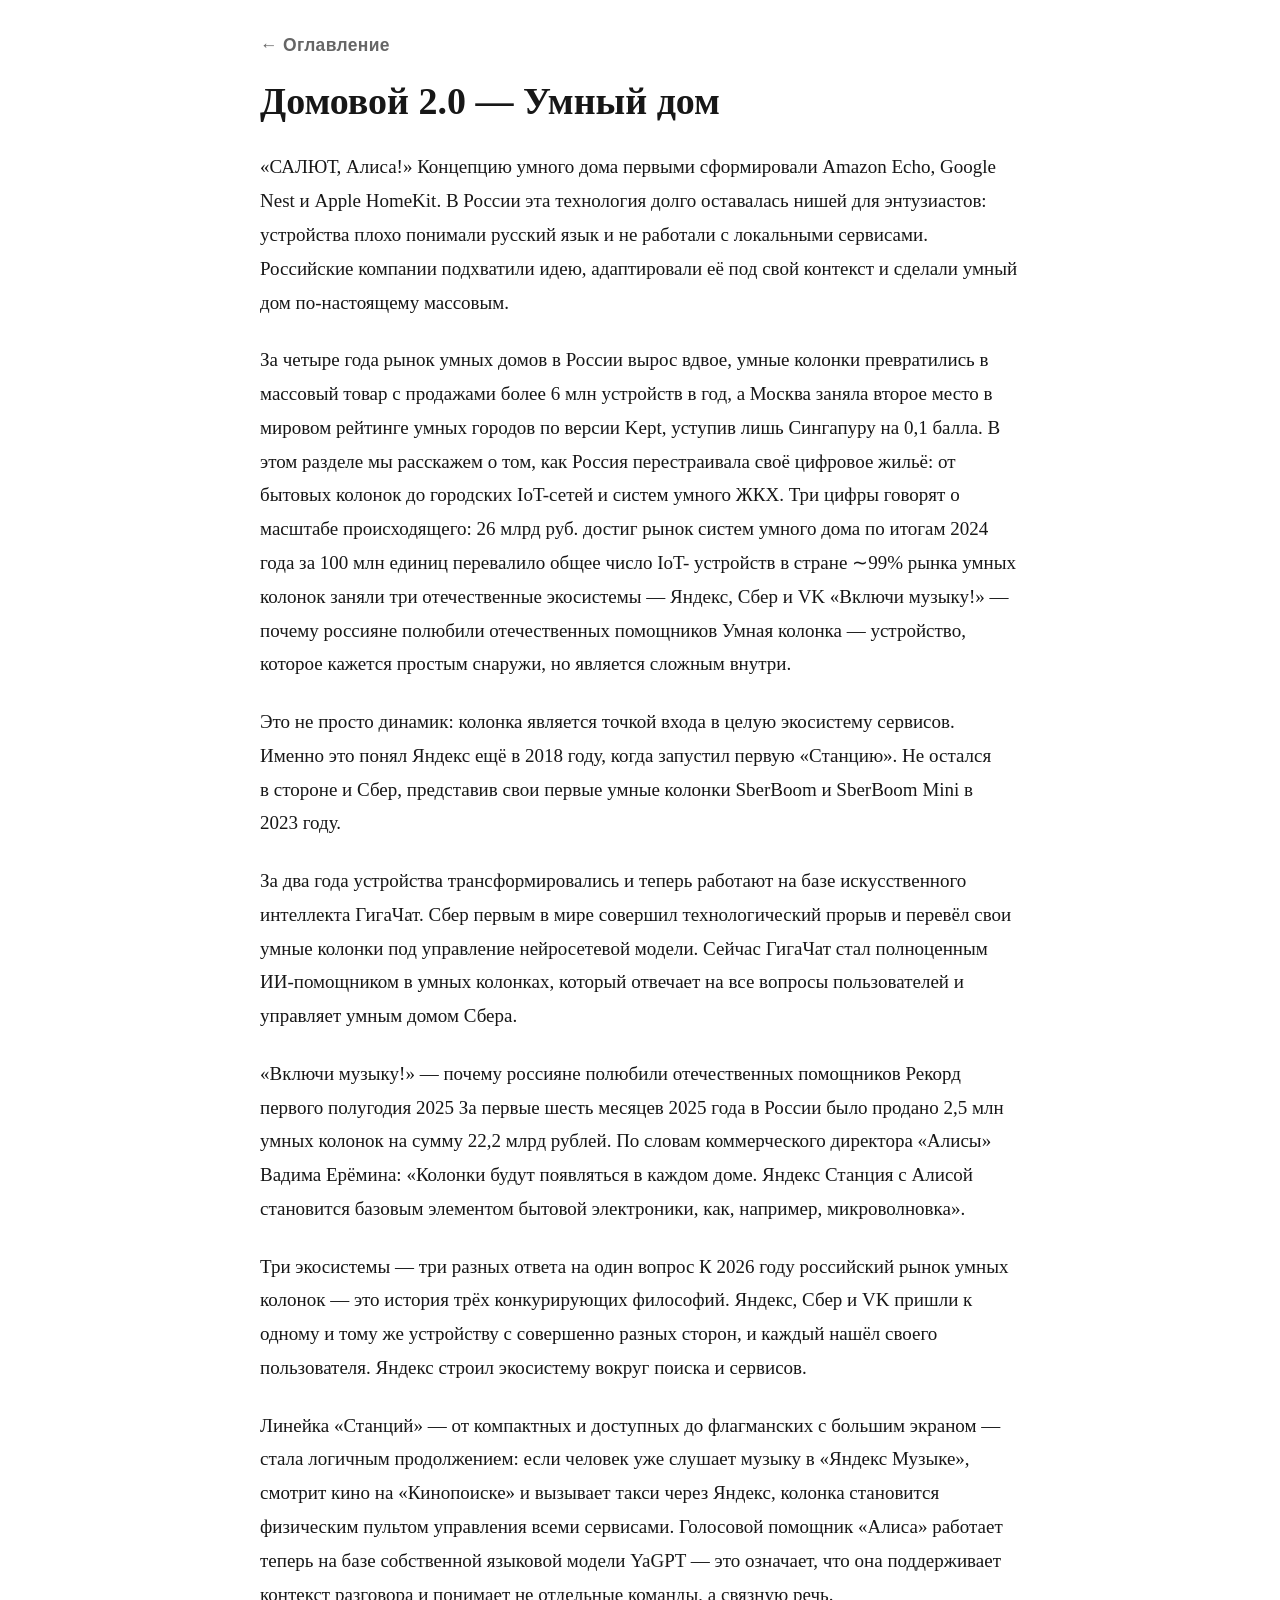
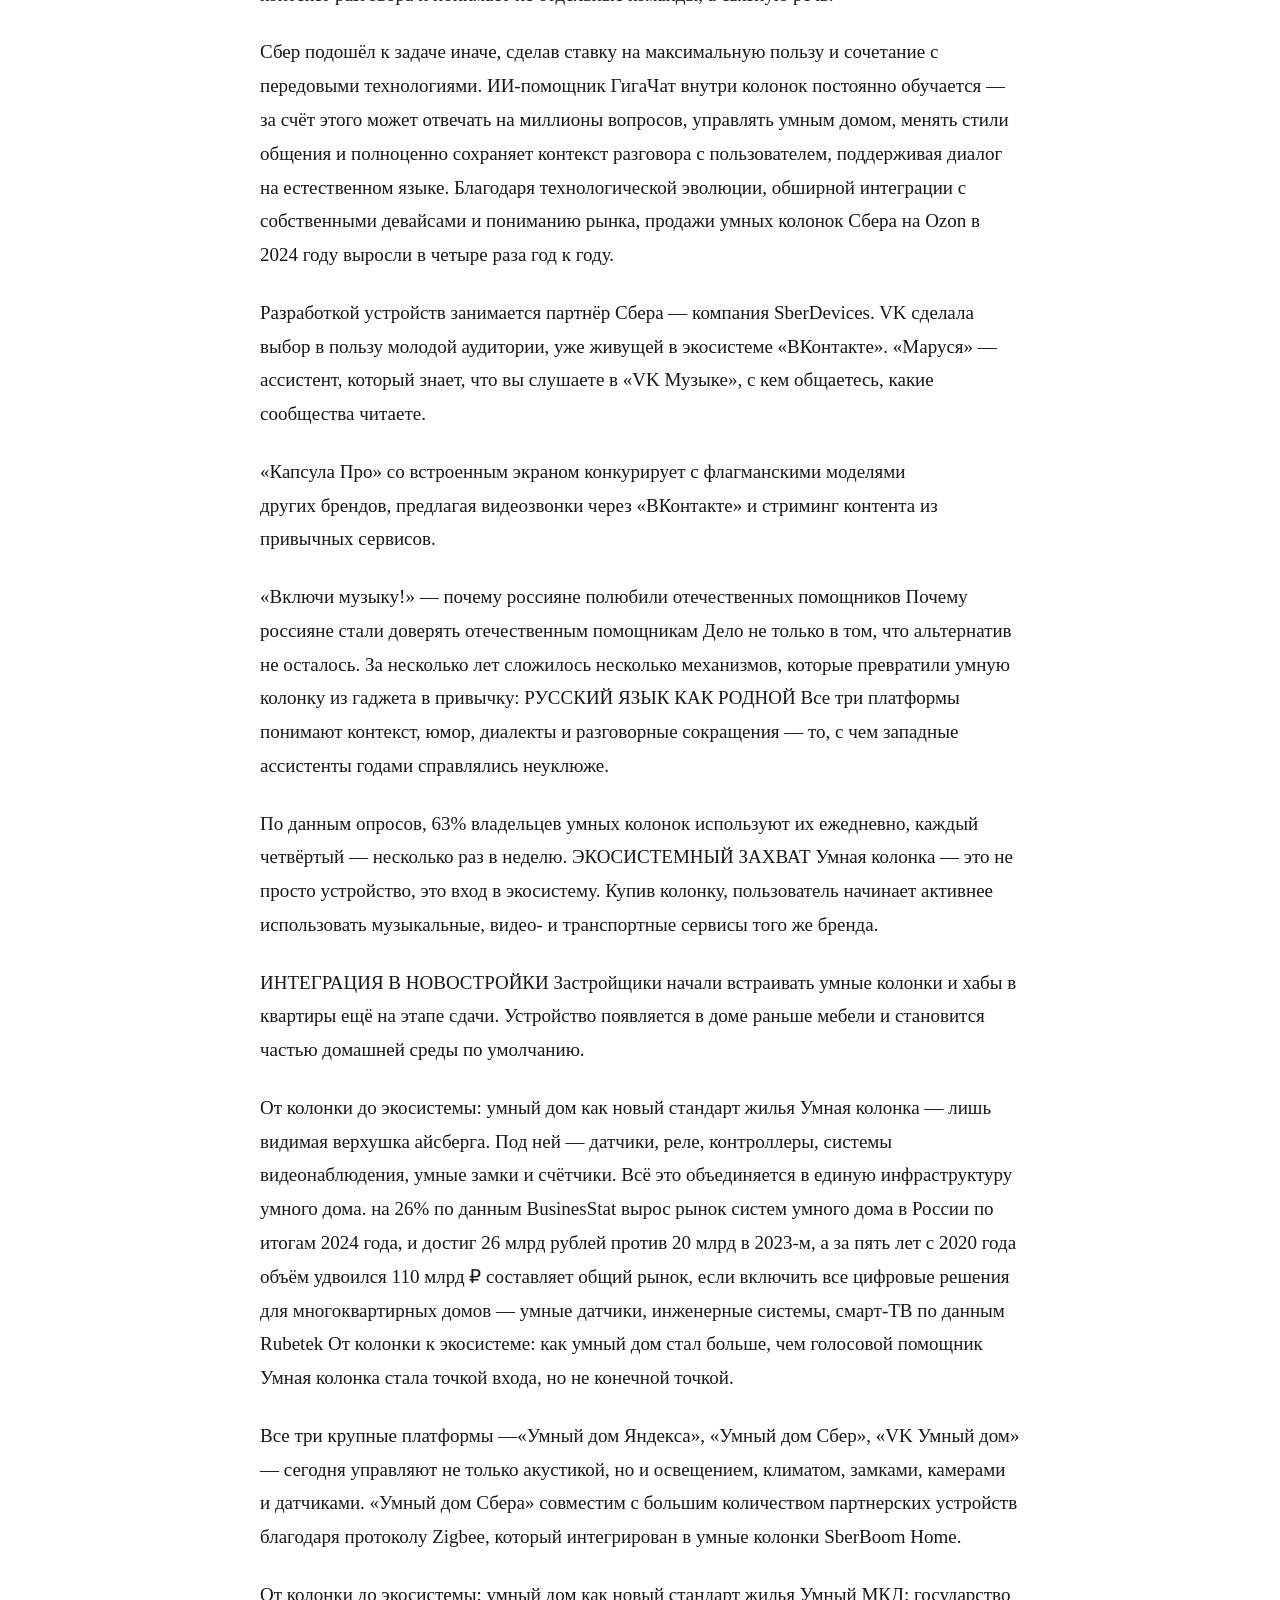
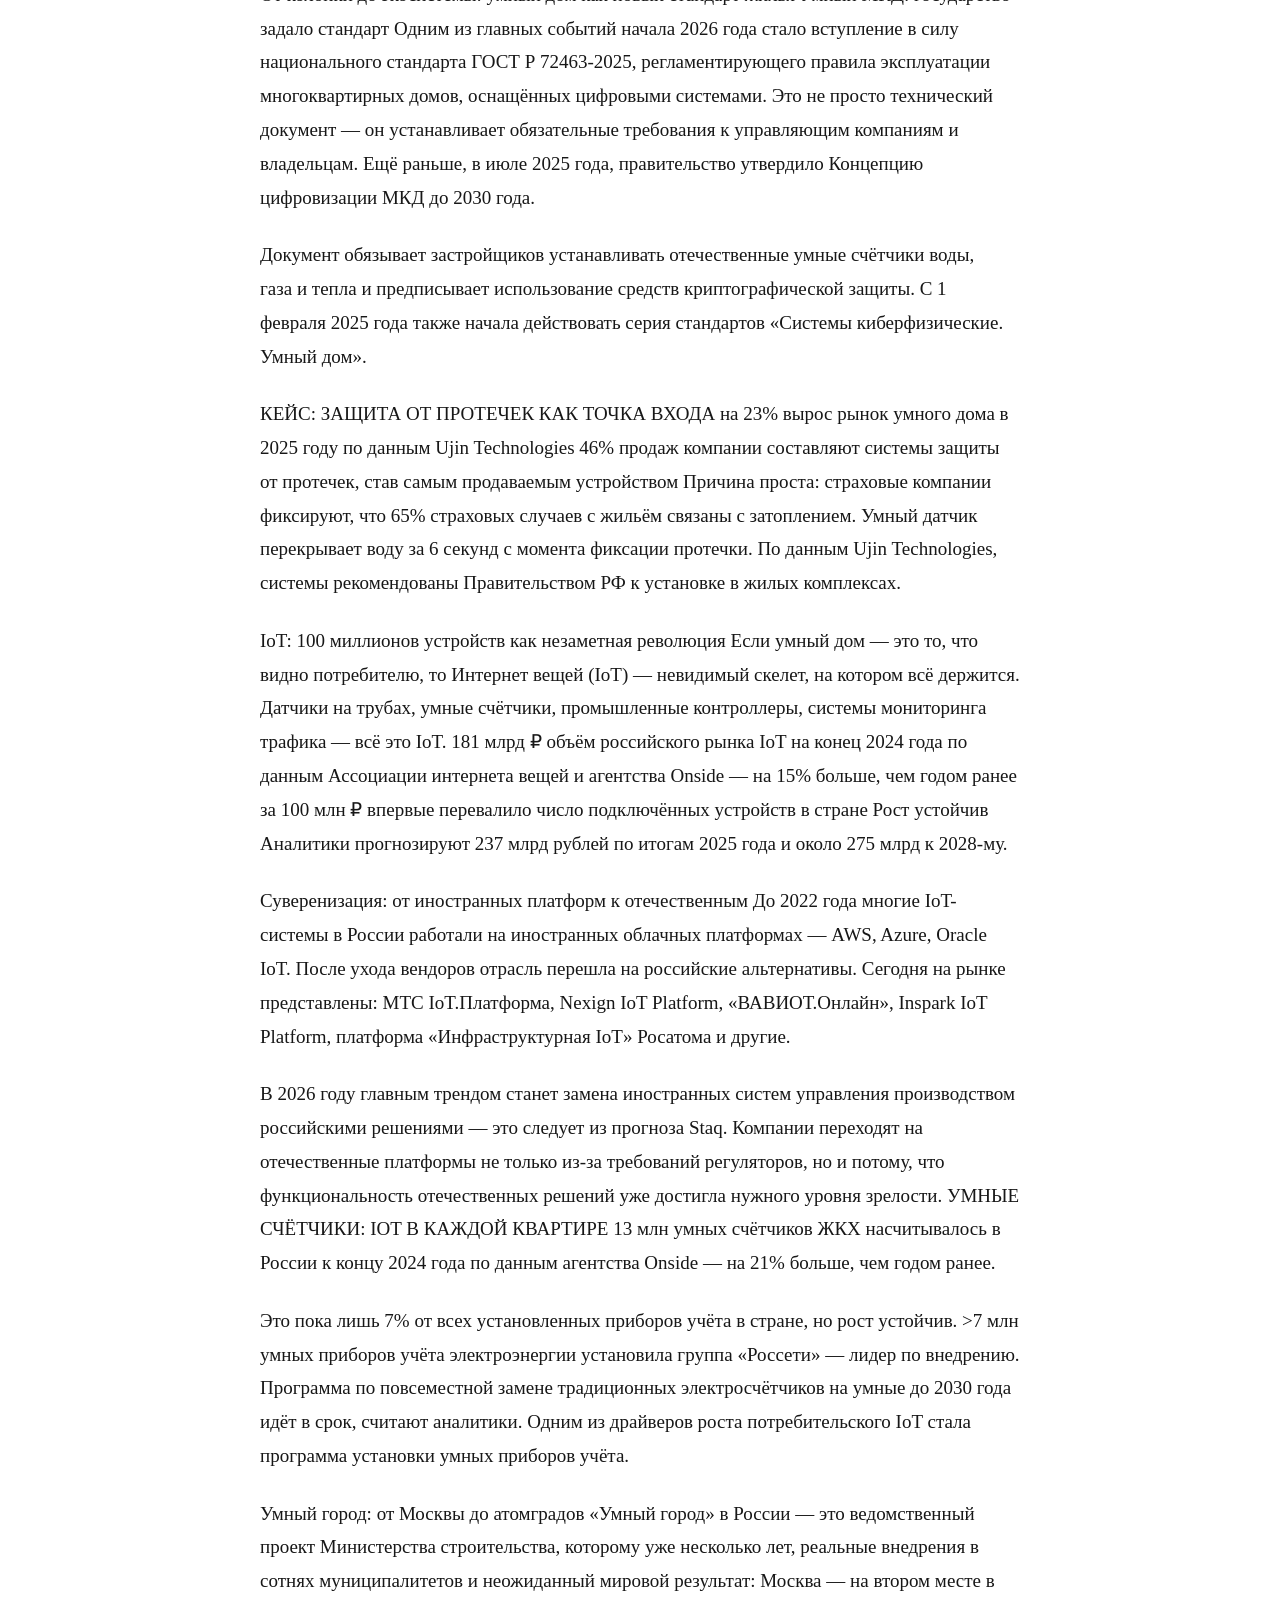
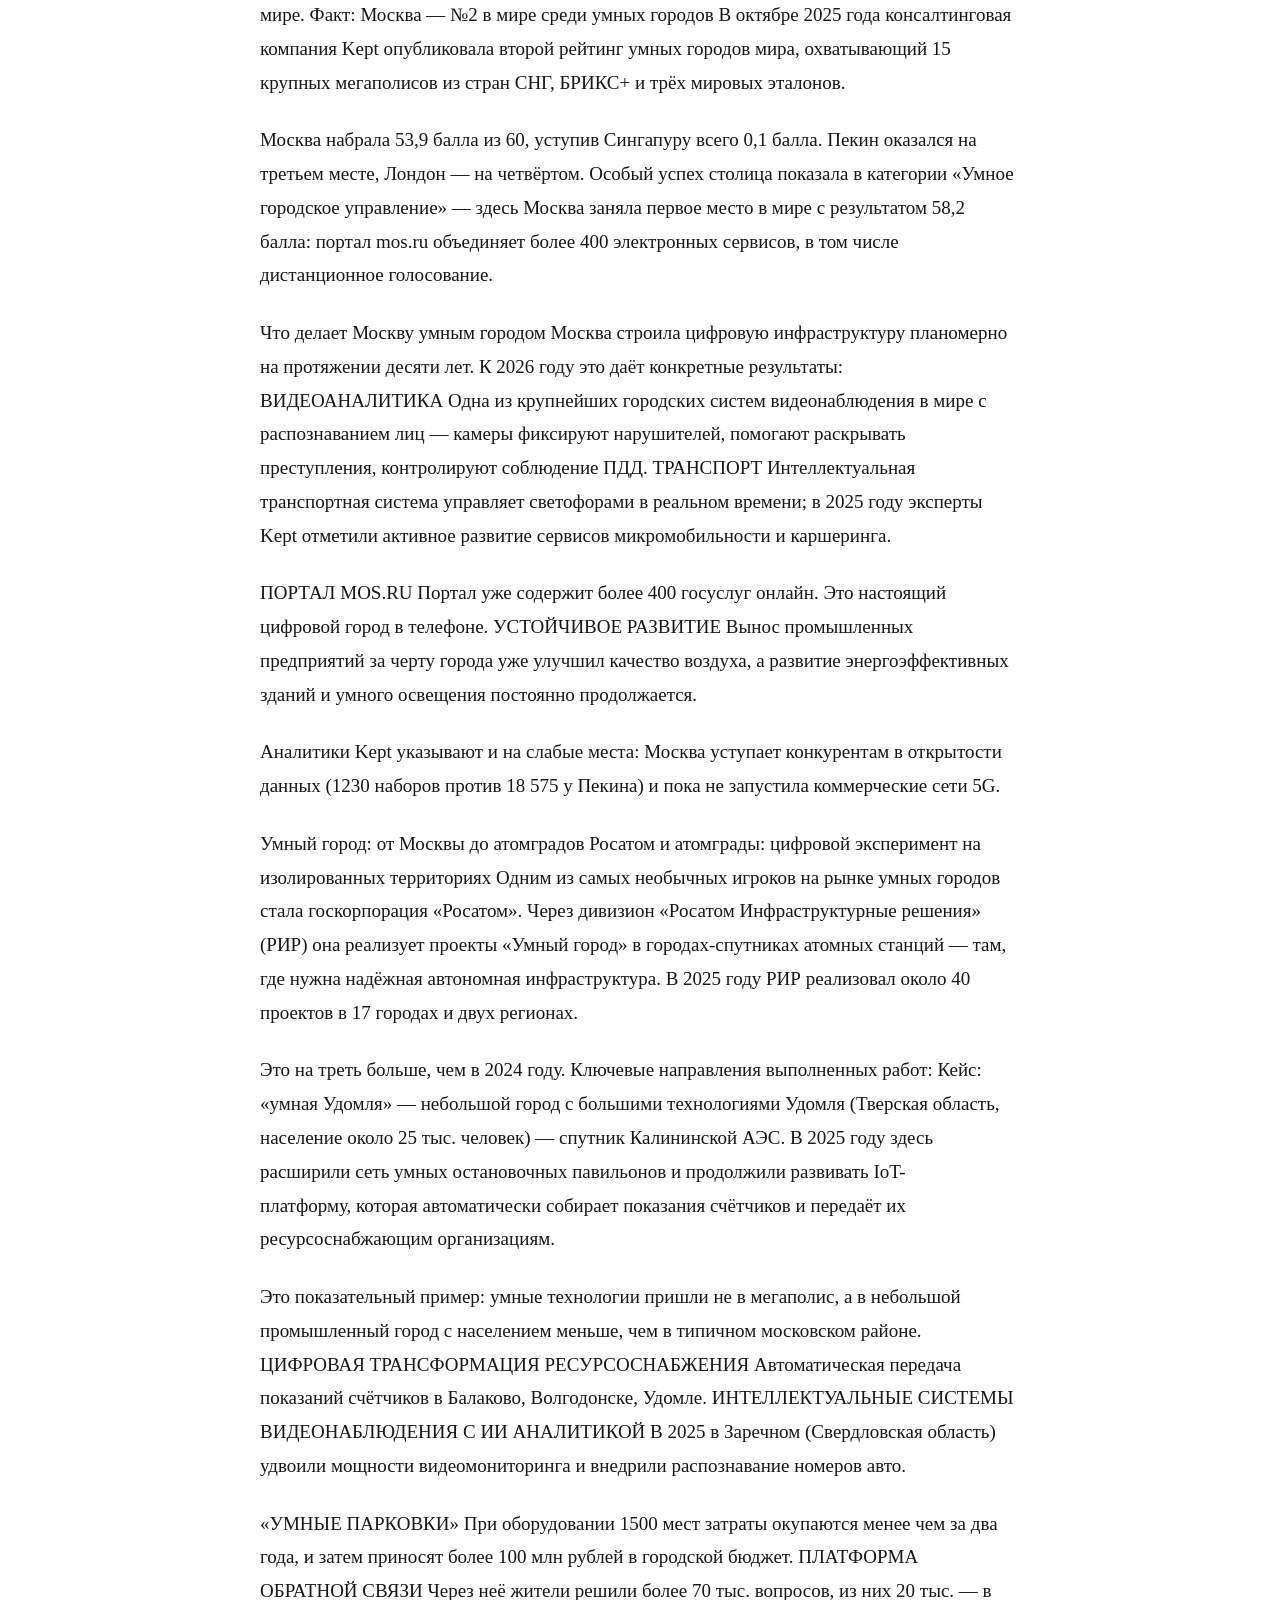
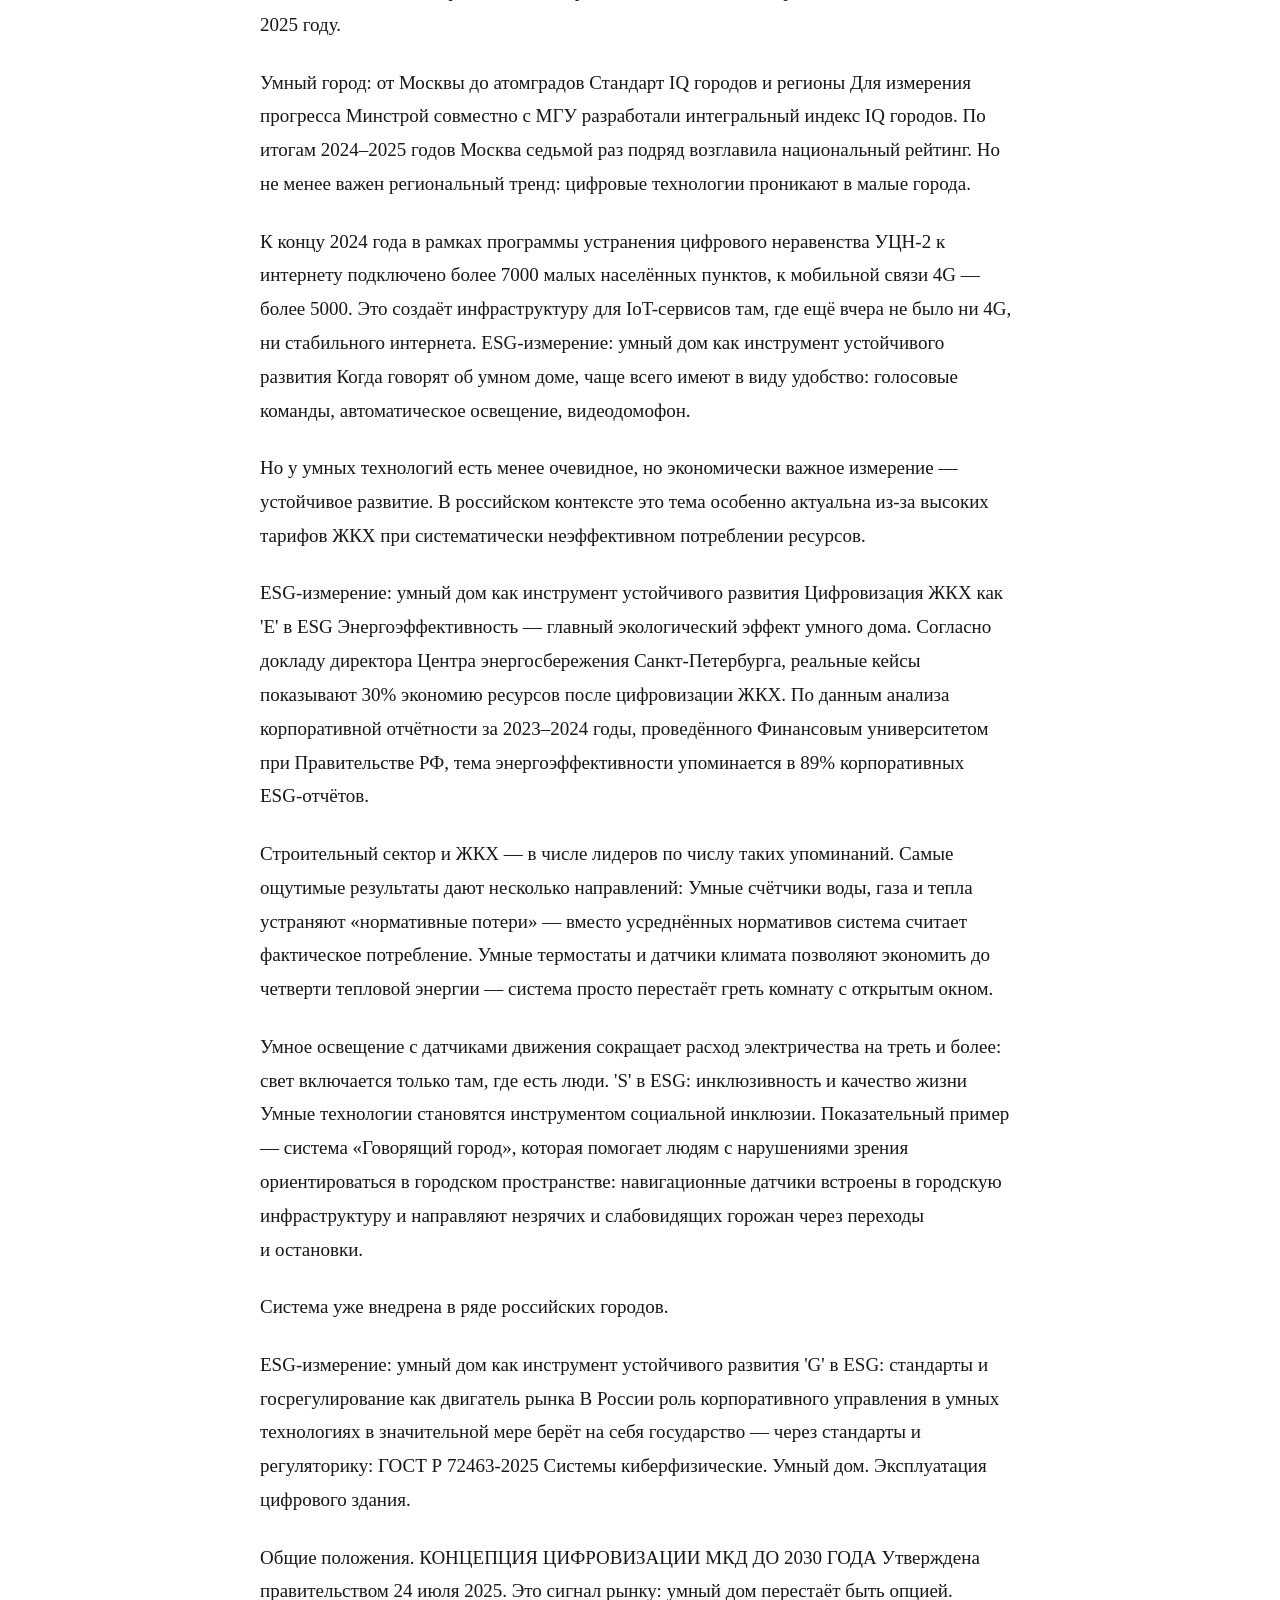
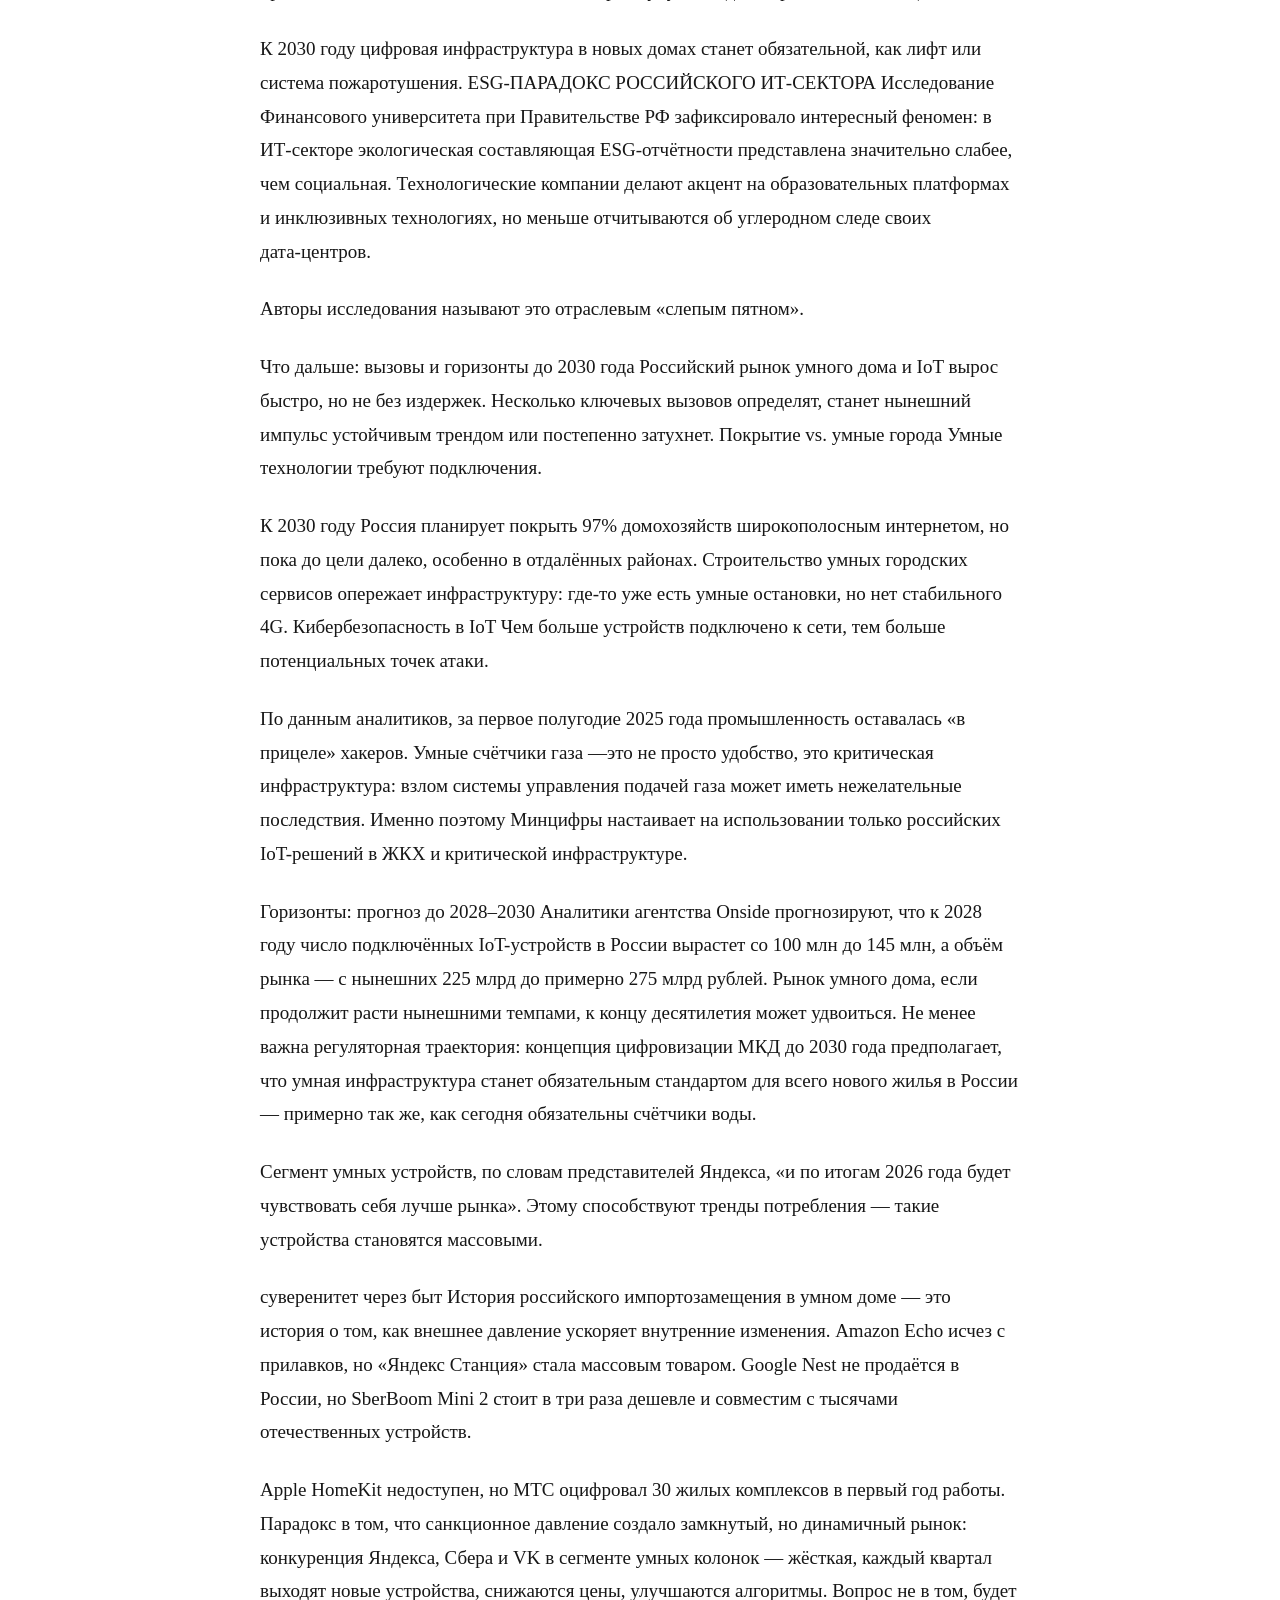
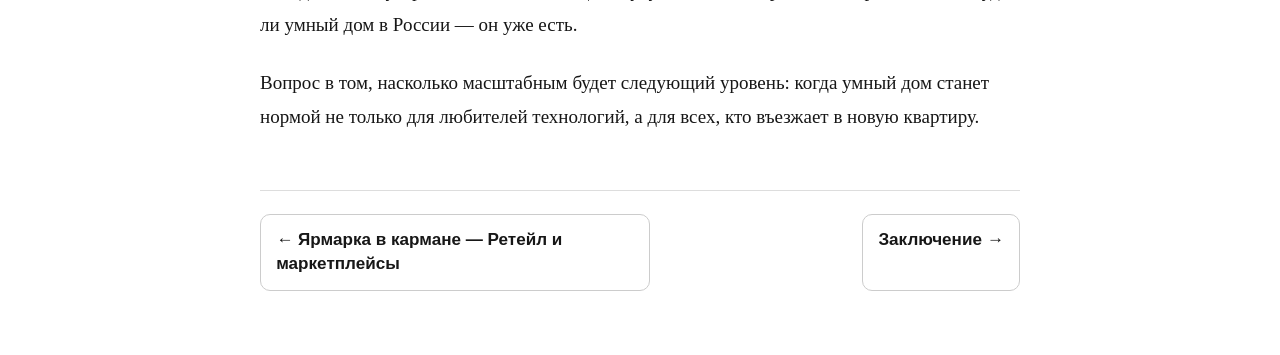
<file: smart-home.html>
<!doctype html>
<html lang="ru"><head><meta charset="utf-8"><meta name="viewport" content="width=device-width,initial-scale=1,viewport-fit=cover">
<title>Домовой 2.0 — Умный дом — Тренды технологий à la Russe</title><meta name="description" content="Текстовая версия без изображений"><link rel="stylesheet" href="styles.css"></head>
<body><main><a class="site-title" href="index.html">← Оглавление</a>
<article><h1>Домовой 2.0 — Умный дом</h1>
<p>«САЛЮТ, Алиса!» Концепцию умного дома первыми сформировали Amazon Echo, Google Nest и Apple HomeKit. В России эта технология долго оставалась нишей для энтузиастов: устройства плохо понимали русский язык и не работали с локальными сервисами. Российские компании подхватили идею, адаптировали её под свой контекст и сделали умный дом по-настоящему массовым.</p><p>За четыре года рынок умных домов в России вырос вдвое, умные колонки превратились в массовый товар с продажами более 6 млн устройств в год, а Москва заняла второе место в мировом рейтинге умных городов по версии Kept, уступив лишь Сингапуру на 0,1 балла. В этом разделе мы расскажем о том, как Россия перестраивала своё цифровое жильё: от бытовых колонок до городских IoT-сетей и систем умного ЖКХ. Три цифры говорят о масштабе происходящего: 26 млрд руб. достиг рынок систем умного дома по итогам 2024 года за 100 млн единиц перевалило общее число IoT- устройств в стране ∼99% рынка умных колонок заняли три отечественные экосистемы — Яндекс, Сбер и VK «Включи музыку!» — почему россияне полюбили отечественных помощников Умная колонка — устройство, которое кажется простым снаружи, но является сложным внутри.</p><p>Это не просто динамик: колонка является точкой входа в целую экосистему сервисов. Именно это понял Яндекс ещё в 2018 году, когда запустил первую «Станцию». Не остался в стороне и Сбер, представив свои первые умные колонки SberBoom и SberBoom Mini в 2023 году.</p><p>За два года устройства трансформировались и теперь работают на базе искусственного интеллекта ГигаЧат. Сбер первым в мире совершил технологический прорыв и перевёл свои умные колонки под управление нейросетевой модели. Сейчас ГигаЧат стал полноценным ИИ-помощником в умных колонках, который отвечает на все вопросы пользователей и управляет умным домом Сбера.</p><p>«Включи музыку!» — почему россияне полюбили отечественных помощников Рекорд первого полугодия 2025 За первые шесть месяцев 2025 года в России было продано 2,5 млн умных колонок на сумму 22,2 млрд рублей. По словам коммерческого директора «Алисы» Вадима Ерёмина: «Колонки будут появляться в каждом доме. Яндекс Станция с Алисой становится базовым элементом бытовой электроники, как, например, микроволновка».</p><p>Три экосистемы — три разных ответа на один вопрос К 2026 году российский рынок умных колонок — это история трёх конкурирующих философий. Яндекс, Сбер и VK пришли к одному и тому же устройству с совершенно разных сторон, и каждый нашёл своего пользователя. Яндекс строил экосистему вокруг поиска и сервисов.</p><p>Линейка «Станций» — от компактных и доступных до флагманских с большим экраном — стала логичным продолжением: если человек уже слушает музыку в «Яндекс Музыке», смотрит кино на «Кинопоиске» и вызывает такси через Яндекс, колонка становится физическим пультом управления всеми сервисами. Голосовой помощник «Алиса» работает теперь на базе собственной языковой модели YaGPT — это означает, что она поддерживает контекст разговора и понимает не отдельные команды, а связную речь.</p><p>Сбер подошёл к задаче иначе, сделав ставку на максимальную пользу и сочетание с передовыми технологиями. ИИ-помощник ГигаЧат внутри колонок постоянно обучается — за счёт этого может отвечать на миллионы вопросов, управлять умным домом, менять стили общения и полноценно сохраняет контекст разговора с пользователем, поддерживая диалог на естественном языке. Благодаря технологической эволюции, обширной интеграции с собственными девайсами и пониманию рынка, продажи умных колонок Сбера на Ozon в 2024 году выросли в четыре раза год к году.</p><p>Разработкой устройств занимается партнёр Сбера — компания SberDevices. VK сделала выбор в пользу молодой аудитории, уже живущей в экосистеме «ВКонтакте». «Маруся» — ассистент, который знает, что вы слушаете в «VK Музыке», с кем общаетесь, какие сообщества читаете.</p><p>«Капсула Про» со встроенным экраном конкурирует с флагманскими моделями других брендов, предлагая видеозвонки через «ВКонтакте» и стриминг контента из привычных сервисов.</p><p>«Включи музыку!» — почему россияне полюбили отечественных помощников Почему россияне стали доверять отечественным помощникам Дело не только в том, что альтернатив не осталось. За несколько лет сложилось несколько механизмов, которые превратили умную колонку из гаджета в привычку: РУССКИЙ ЯЗЫК КАК РОДНОЙ Все три платформы понимают контекст, юмор, диалекты и разговорные сокращения — то, с чем западные ассистенты годами справлялись неуклюже.</p><p>По данным опросов, 63% владельцев умных колонок используют их ежедневно, каждый четвёртый — несколько раз в неделю. ЭКОСИСТЕМНЫЙ ЗАХВАТ Умная колонка — это не просто устройство, это вход в экосистему. Купив колонку, пользователь начинает активнее использовать музыкальные, видео- и транспортные сервисы того же бренда.</p><p>ИНТЕГРАЦИЯ В НОВОСТРОЙКИ Застройщики начали встраивать умные колонки и хабы в квартиры ещё на этапе сдачи. Устройство появляется в доме раньше мебели и становится частью домашней среды по умолчанию.</p><p>От колонки до экосистемы: умный дом как новый стандарт жилья Умная колонка — лишь видимая верхушка айсберга. Под ней — датчики, реле, контроллеры, системы видеонаблюдения, умные замки и счётчики. Всё это объединяется в единую инфраструктуру умного дома. на 26% по данным BusinesStat вырос рынок систем умного дома в России по итогам 2024 года, и достиг 26 млрд рублей против 20 млрд в 2023-м, а за пять лет с 2020 года объём удвоился 110 млрд ₽ составляет общий рынок, если включить все цифровые решения для многоквартирных домов — умные датчики, инженерные системы, смарт-ТВ по данным Rubetek От колонки к экосистеме: как умный дом стал больше, чем голосовой помощник Умная колонка стала точкой входа, но не конечной точкой.</p><p>Все три крупные платформы —«Умный дом Яндекса», «Умный дом Сбер», «VK Умный дом» — сегодня управляют не только акустикой, но и освещением, климатом, замками, камерами и датчиками. «Умный дом Сбера» совместим с большим количеством партнерских устройств благодаря протоколу Zigbee, который интегрирован в умные колонки SberBoom Home.</p><p>От колонки до экосистемы: умный дом как новый стандарт жилья Умный МКД: государство задало стандарт Одним из главных событий начала 2026 года стало вступление в силу национального стандарта ГОСТ Р 72463-2025, регламентирующего правила эксплуатации многоквартирных домов, оснащённых цифровыми системами. Это не просто технический документ — он устанавливает обязательные требования к управляющим компаниям и владельцам. Ещё раньше, в июле 2025 года, правительство утвердило Концепцию цифровизации МКД до 2030 года.</p><p>Документ обязывает застройщиков устанавливать отечественные умные счётчики воды, газа и тепла и предписывает использование средств криптографической защиты. С 1 февраля 2025 года также начала действовать серия стандартов «Системы киберфизические. Умный дом».</p><p>КЕЙС: ЗАЩИТА ОТ ПРОТЕЧЕК КАК ТОЧКА ВХОДА на 23% вырос рынок умного дома в 2025 году по данным Ujin Technologies 46% продаж компании составляют системы защиты от протечек, став самым продаваемым устройством Причина проста: страховые компании фиксируют, что 65% страховых случаев с жильём связаны с затоплением. Умный датчик перекрывает воду за 6 секунд с момента фиксации протечки. По данным Ujin Technologies, системы рекомендованы Правительством РФ к установке в жилых комплексах.</p><p>IoT: 100 миллионов устройств как незаметная революция Если умный дом — это то, что видно потребителю, то Интернет вещей (IoT) — невидимый скелет, на котором всё держится. Датчики на трубах, умные счётчики, промышленные контроллеры, системы мониторинга трафика — всё это IoT. 181 млрд ₽ объём российского рынка IoT на конец 2024 года по данным Ассоциации интернета вещей и агентства Onside — на 15% больше, чем годом ранее за 100 млн ₽ впервые перевалило число подключённых устройств в стране Рост устойчив Аналитики прогнозируют 237 млрд рублей по итогам 2025 года и около 275 млрд к 2028-му.</p><p>Суверенизация: от иностранных платформ к отечественным До 2022 года многие IoT-системы в России работали на иностранных облачных платформах — AWS, Azure, Oracle IoT. После ухода вендоров отрасль перешла на российские альтернативы. Сегодня на рынке представлены: МТС IoT.Платформа, Nexign IoT Platform, «ВАВИОТ.Онлайн», Inspark IoT Platform, платформа «Инфраструктурная IoT» Росатома и другие.</p><p>В 2026 году главным трендом станет замена иностранных систем управления производством российскими решениями — это следует из прогноза Staq. Компании переходят на отечественные платформы не только из-за требований регуляторов, но и потому, что функциональность отечественных решений уже достигла нужного уровня зрелости. УМНЫЕ СЧЁТЧИКИ: IOT В КАЖДОЙ КВАРТИРЕ 13 млн умных счётчиков ЖКХ насчитывалось в России к концу 2024 года по данным агентства Onside — на 21% больше, чем годом ранее.</p><p>Это пока лишь 7% от всех установленных приборов учёта в стране, но рост устойчив. >7 млн умных приборов учёта электроэнергии установила группа «Россети» — лидер по внедрению. Программа по повсеместной замене традиционных электросчётчиков на умные до 2030 года идёт в срок, считают аналитики. Одним из драйверов роста потребительского IoT стала программа установки умных приборов учёта.</p><p>Умный город: от Москвы до атомградов «Умный город» в России — это ведомственный проект Министерства строительства, которому уже несколько лет, реальные внедрения в сотнях муниципалитетов и неожиданный мировой результат: Москва — на втором месте в мире. Факт: Москва — №2 в мире среди умных городов В октябре 2025 года консалтинговая компания Kept опубликовала второй рейтинг умных городов мира, охватывающий 15 крупных мегаполисов из стран СНГ, БРИКС+ и трёх мировых эталонов.</p><p>Москва набрала 53,9 балла из 60, уступив Сингапуру всего 0,1 балла. Пекин оказался на третьем месте, Лондон — на четвёртом. Особый успех столица показала в категории «Умное городское управление» — здесь Москва заняла первое место в мире с результатом 58,2 балла: портал mos.ru объединяет более 400 электронных сервисов, в том числе дистанционное голосование.</p><p>Что делает Москву умным городом Москва строила цифровую инфраструктуру планомерно на протяжении десяти лет. К 2026 году это даёт конкретные результаты: ВИДЕОАНАЛИТИКА Одна из крупнейших городских систем видеонаблюдения в мире с распознаванием лиц — камеры фиксируют нарушителей, помогают раскрывать преступления, контролируют соблюдение ПДД. ТРАНСПОРТ Интеллектуальная транспортная система управляет светофорами в реальном времени; в 2025 году эксперты Kept отметили активное развитие сервисов микромобильности и каршеринга.</p><p>ПОРТАЛ MOS.RU Портал уже содержит более 400 госуслуг онлайн. Это настоящий цифровой город в телефоне. УСТОЙЧИВОЕ РАЗВИТИЕ Вынос промышленных предприятий за черту города уже улучшил качество воздуха, а развитие энергоэффективных зданий и умного освещения постоянно продолжается.</p><p>Аналитики Kept указывают и на слабые места: Москва уступает конкурентам в открытости данных (1230 наборов против 18 575 у Пекина) и пока не запустила коммерческие сети 5G.</p><p>Умный город: от Москвы до атомградов Росатом и атомграды: цифровой эксперимент на изолированных территориях Одним из самых необычных игроков на рынке умных городов стала госкорпорация «Росатом». Через дивизион «Росатом Инфраструктурные решения» (РИР) она реализует проекты «Умный город» в городах-спутниках атомных станций — там, где нужна надёжная автономная инфраструктура. В 2025 году РИР реализовал около 40 проектов в 17 городах и двух регионах.</p><p>Это на треть больше, чем в 2024 году. Ключевые направления выполненных работ: Кейс: «умная Удомля» — небольшой город с большими технологиями Удомля (Тверская область, население около 25 тыс. человек) — спутник Калининской АЭС. В 2025 году здесь расширили сеть умных остановочных павильонов и продолжили развивать IoT-платформу, которая автоматически собирает показания счётчиков и передаёт их ресурсоснабжающим организациям.</p><p>Это показательный пример: умные технологии пришли не в мегаполис, а в небольшой промышленный город с населением меньше, чем в типичном московском районе. ЦИФРОВАЯ ТРАНСФОРМАЦИЯ РЕСУРСОСНАБЖЕНИЯ Автоматическая передача показаний счётчиков в Балаково, Волгодонске, Удомле. ИНТЕЛЛЕКТУАЛЬНЫЕ СИСТЕМЫ ВИДЕОНАБЛЮДЕНИЯ С ИИ АНАЛИТИКОЙ В 2025 в Заречном (Свердловская область) удвоили мощности видеомониторинга и внедрили распознавание номеров авто.</p><p>«УМНЫЕ ПАРКОВКИ» При оборудовании 1500 мест затраты окупаются менее чем за два года, и затем приносят более 100 млн рублей в городской бюджет. ПЛАТФОРМА ОБРАТНОЙ СВЯЗИ Через неё жители решили более 70 тыс. вопросов, из них 20 тыс. — в 2025 году.</p><p>Умный город: от Москвы до атомградов Стандарт IQ городов и регионы Для измерения прогресса Минстрой совместно с МГУ разработали интегральный индекс IQ городов. По итогам 2024–2025 годов Москва седьмой раз подряд возглавила национальный рейтинг. Но не менее важен региональный тренд: цифровые технологии проникают в малые города.</p><p>К концу 2024 года в рамках программы устранения цифрового неравенства УЦН-2 к интернету подключено более 7000 малых населённых пунктов, к мобильной связи 4G — более 5000. Это создаёт инфраструктуру для IoT-сервисов там, где ещё вчера не было ни 4G, ни стабильного интернета. ESG-измерение: умный дом как инструмент устойчивого развития Когда говорят об умном доме, чаще всего имеют в виду удобство: голосовые команды, автоматическое освещение, видеодомофон.</p><p>Но у умных технологий есть менее очевидное, но экономически важное измерение — устойчивое развитие. В российском контексте это тема особенно актуальна из-за высоких тарифов ЖКХ при систематически неэффективном потреблении ресурсов.</p><p>ESG-измерение: умный дом как инструмент устойчивого развития Цифровизация ЖКХ как 'E' в ESG Энергоэффективность — главный экологический эффект умного дома. Согласно докладу директора Центра энергосбережения Санкт-Петербурга, реальные кейсы показывают 30% экономию ресурсов после цифровизации ЖКХ. По данным анализа корпоративной отчётности за 2023–2024 годы, проведённого Финансовым университетом при Правительстве РФ, тема энергоэффективности упоминается в 89% корпоративных ESG-отчётов.</p><p>Строительный сектор и ЖКХ — в числе лидеров по числу таких упоминаний. Самые ощутимые результаты дают несколько направлений: Умные счётчики воды, газа и тепла устраняют «нормативные потери» — вместо усреднённых нормативов система считает фактическое потребление. Умные термостаты и датчики климата позволяют экономить до четверти тепловой энергии — система просто перестаёт греть комнату с открытым окном.</p><p>Умное освещение с датчиками движения сокращает расход электричества на треть и более: свет включается только там, где есть люди. 'S' в ESG: инклюзивность и качество жизни Умные технологии становятся инструментом социальной инклюзии. Показательный пример — система «Говорящий город», которая помогает людям с нарушениями зрения ориентироваться в городском пространстве: навигационные датчики встроены в городскую инфраструктуру и направляют незрячих и слабовидящих горожан через переходы и остановки.</p><p>Система уже внедрена в ряде российских городов.</p><p>ESG-измерение: умный дом как инструмент устойчивого развития 'G' в ESG: стандарты и госрегулирование как двигатель рынка В России роль корпоративного управления в умных технологиях в значительной мере берёт на себя государство — через стандарты и регуляторику: ГОСТ Р 72463-2025 Системы киберфизические. Умный дом. Эксплуатация цифрового здания.</p><p>Общие положения. КОНЦЕПЦИЯ ЦИФРОВИЗАЦИИ МКД ДО 2030 ГОДА Утверждена правительством 24 июля 2025. Это сигнал рынку: умный дом перестаёт быть опцией.</p><p>К 2030 году цифровая инфраструктура в новых домах станет обязательной, как лифт или система пожаротушения. ESG-ПАРАДОКС РОССИЙСКОГО ИТ-СЕКТОРА Исследование Финансового университета при Правительстве РФ зафиксировало интересный феномен: в ИТ-секторе экологическая составляющая ESG-отчётности представлена значительно слабее, чем социальная. Технологические компании делают акцент на образовательных платформах и инклюзивных технологиях, но меньше отчитываются об углеродном следе своих дата-центров.</p><p>Авторы исследования называют это отраслевым «слепым пятном».</p><p>Что дальше: вызовы и горизонты до 2030 года Российский рынок умного дома и IoT вырос быстро, но не без издержек. Несколько ключевых вызовов определят, станет нынешний импульс устойчивым трендом или постепенно затухнет. Покрытие vs. умные города Умные технологии требуют подключения.</p><p>К 2030 году Россия планирует покрыть 97% домохозяйств широкополосным интернетом, но пока до цели далеко, особенно в отдалённых районах. Строительство умных городских сервисов опережает инфраструктуру: где-то уже есть умные остановки, но нет стабильного 4G. Кибербезопасность в IoT Чем больше устройств подключено к сети, тем больше потенциальных точек атаки.</p><p>По данным аналитиков, за первое полугодие 2025 года промышленность оставалась «в прицеле» хакеров. Умные счётчики газа —это не просто удобство, это критическая инфраструктура: взлом системы управления подачей газа может иметь нежелательные последствия. Именно поэтому Минцифры настаивает на использовании только российских IoT-решений в ЖКХ и критической инфраструктуре.</p><p>Горизонты: прогноз до 2028–2030 Аналитики агентства Onside прогнозируют, что к 2028 году число подключённых IoT-устройств в России вырастет со 100 млн до 145 млн, а объём рынка — с нынешних 225 млрд до примерно 275 млрд рублей. Рынок умного дома, если продолжит расти нынешними темпами, к концу десятилетия может удвоиться. Не менее важна регуляторная траектория: концепция цифровизации МКД до 2030 года предполагает, что умная инфраструктура станет обязательным стандартом для всего нового жилья в России — примерно так же, как сегодня обязательны счётчики воды.</p><p>Сегмент умных устройств, по словам представителей Яндекса, «и по итогам 2026 года будет чувствовать себя лучше рынка». Этому способствуют тренды потребления — такие устройства становятся массовыми.</p><p>суверенитет через быт История российского импортозамещения в умном доме — это история о том, как внешнее давление ускоряет внутренние изменения. Amazon Echo исчез с прилавков, но «Яндекс Станция» стала массовым товаром. Google Nest не продаётся в России, но SberBoom Mini 2 стоит в три раза дешевле и совместим с тысячами отечественных устройств.</p><p>Apple HomeKit недоступен, но MТС оцифровал 30 жилых комплексов в первый год работы. Парадокс в том, что санкционное давление создало замкнутый, но динамичный рынок: конкуренция Яндекса, Сбера и VK в сегменте умных колонок — жёсткая, каждый квартал выходят новые устройства, снижаются цены, улучшаются алгоритмы. Вопрос не в том, будет ли умный дом в России — он уже есть.</p><p>Вопрос в том, насколько масштабным будет следующий уровень: когда умный дом станет нормой не только для любителей технологий, а для всех, кто въезжает в новую квартиру.</p>
</article><nav class="pager" aria-label="Переход между разделами"><a href="retail.html">← Ярмарка в кармане — Ретейл и маркетплейсы</a><a class="next" href="conclusion.html">Заключение →</a></nav></main></body></html>
</file>
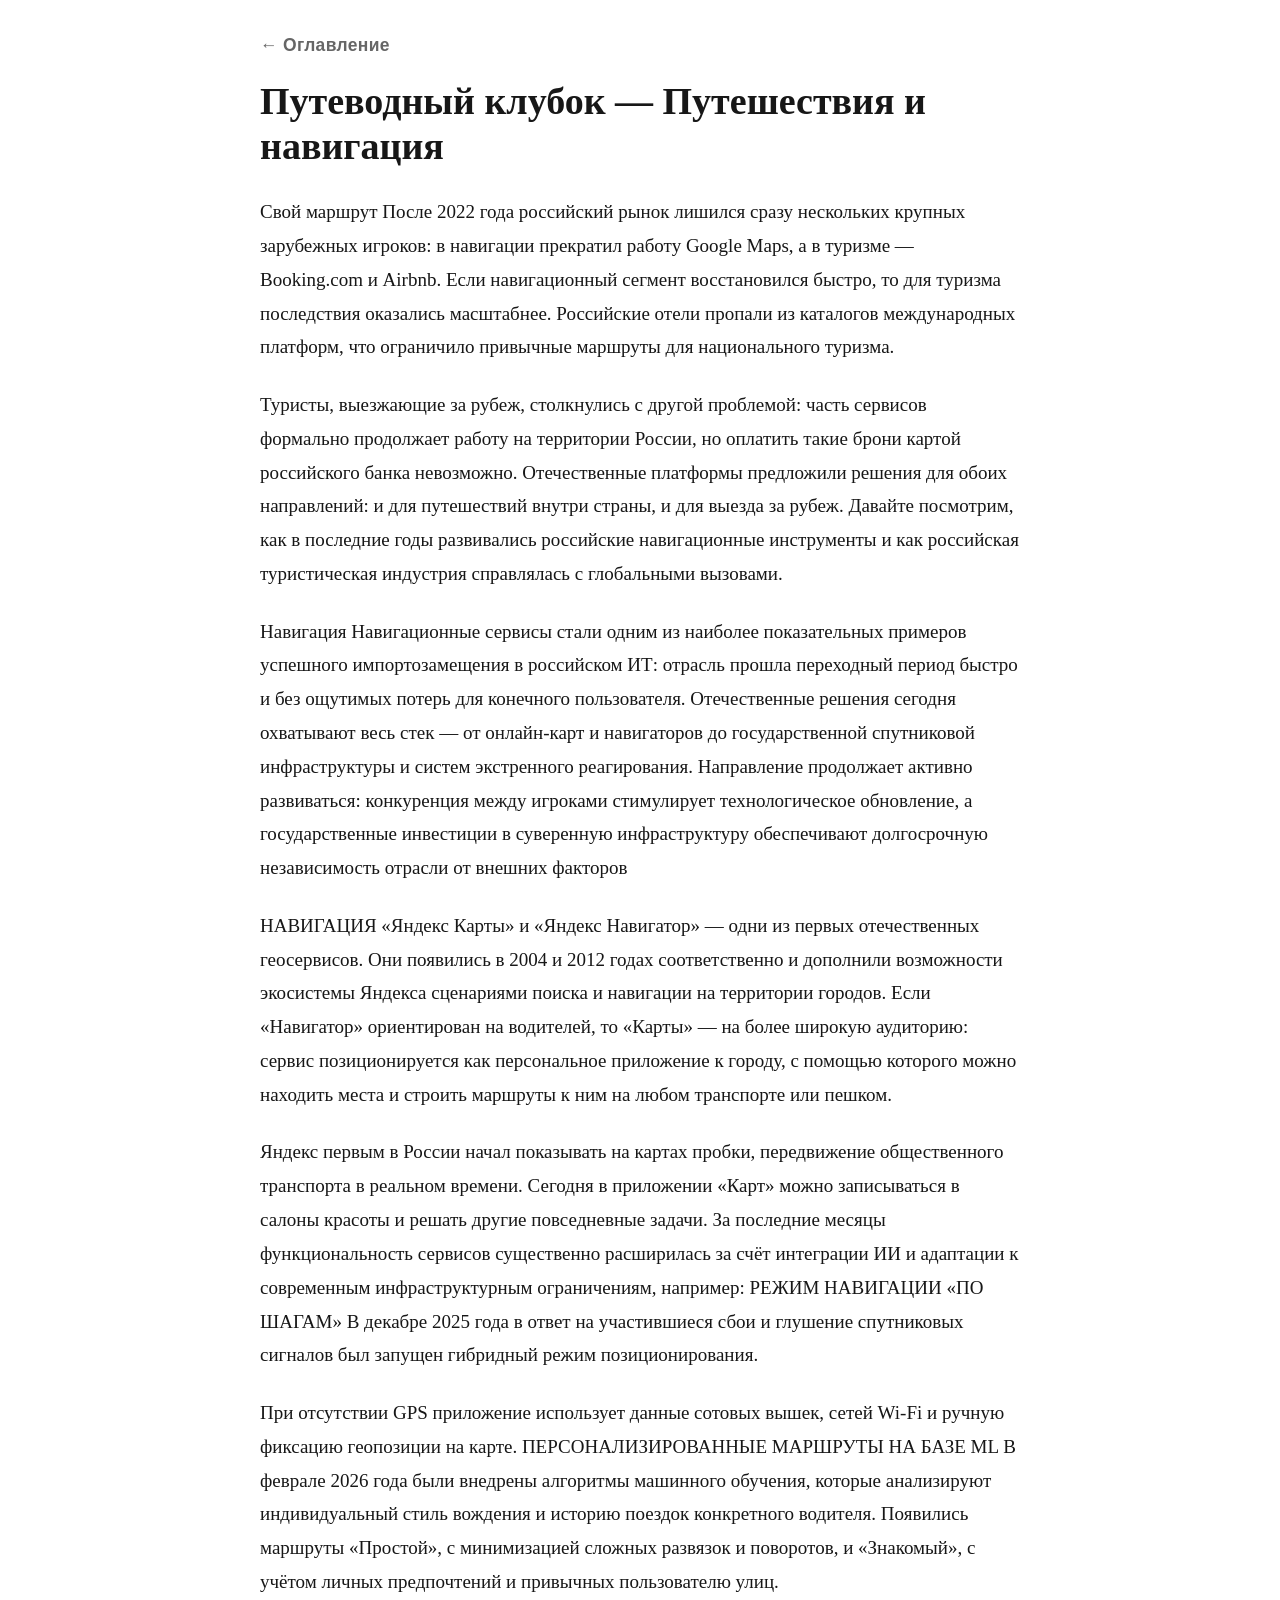
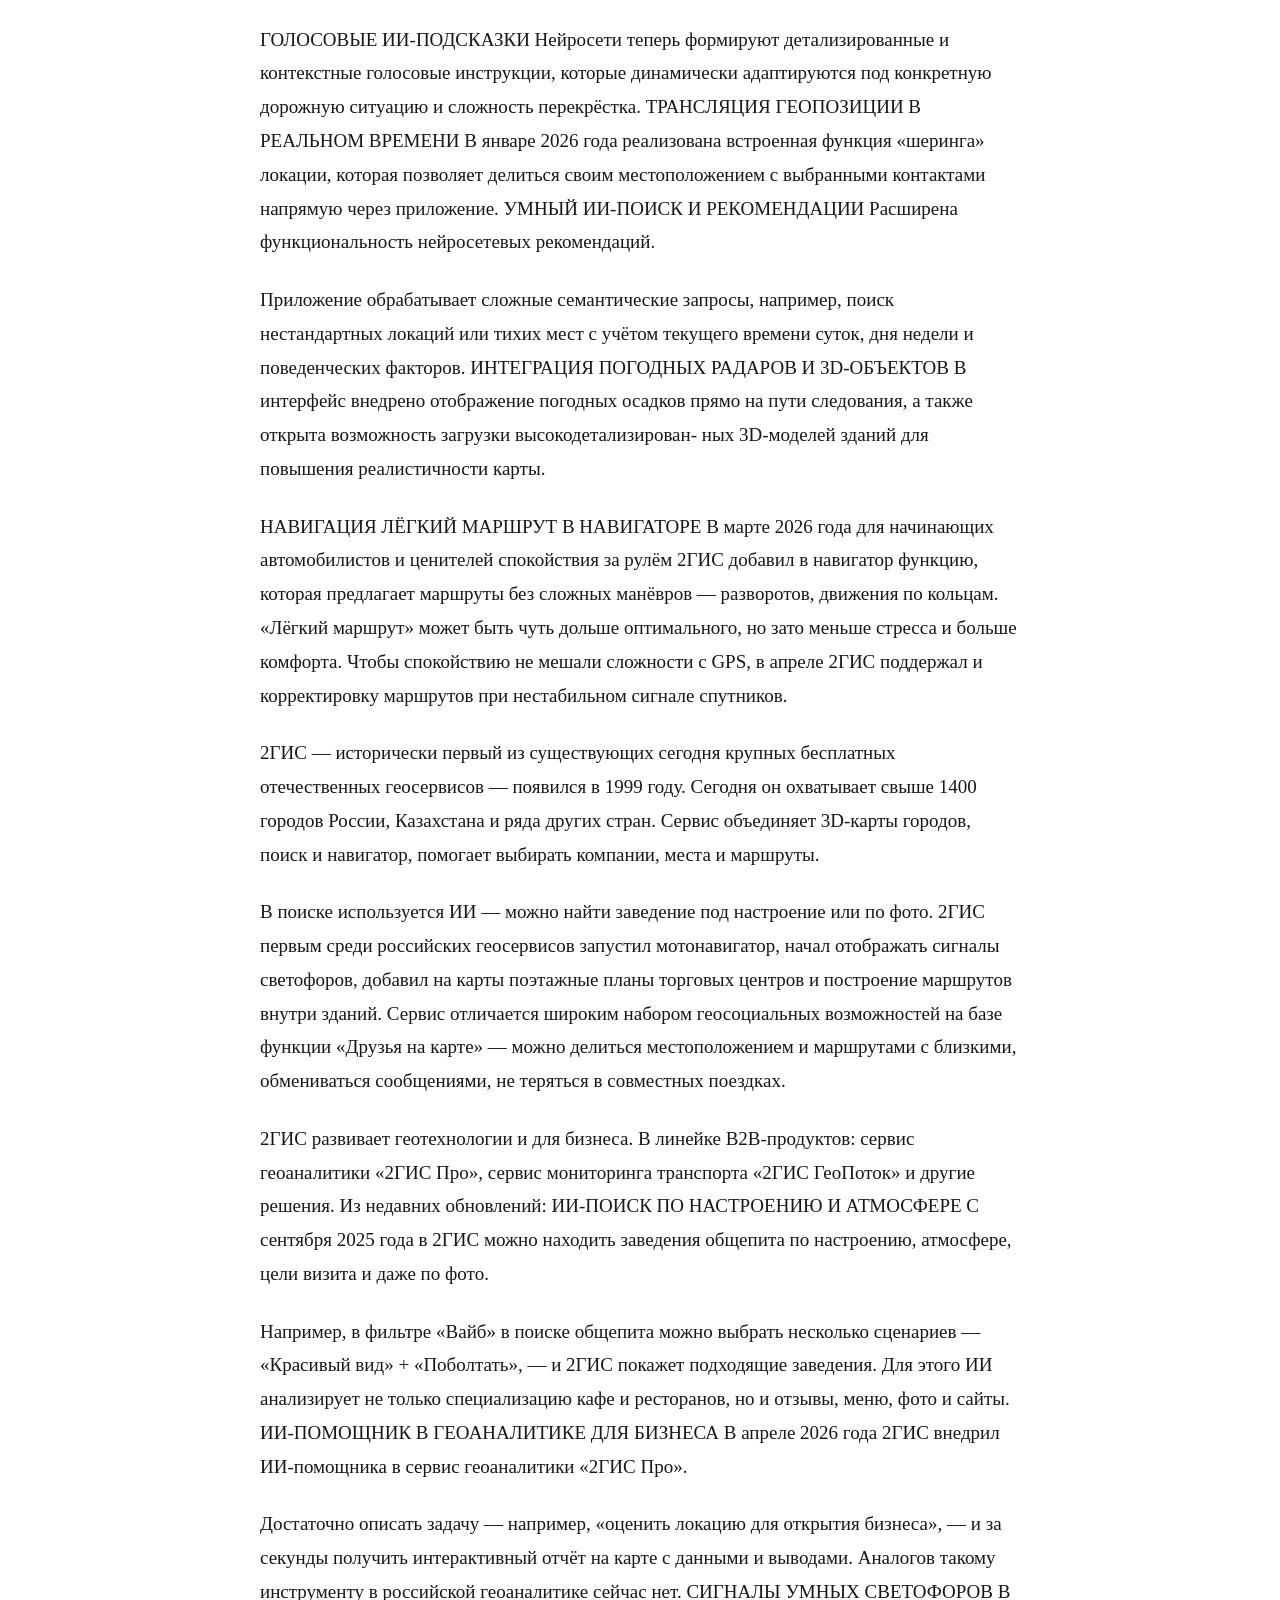
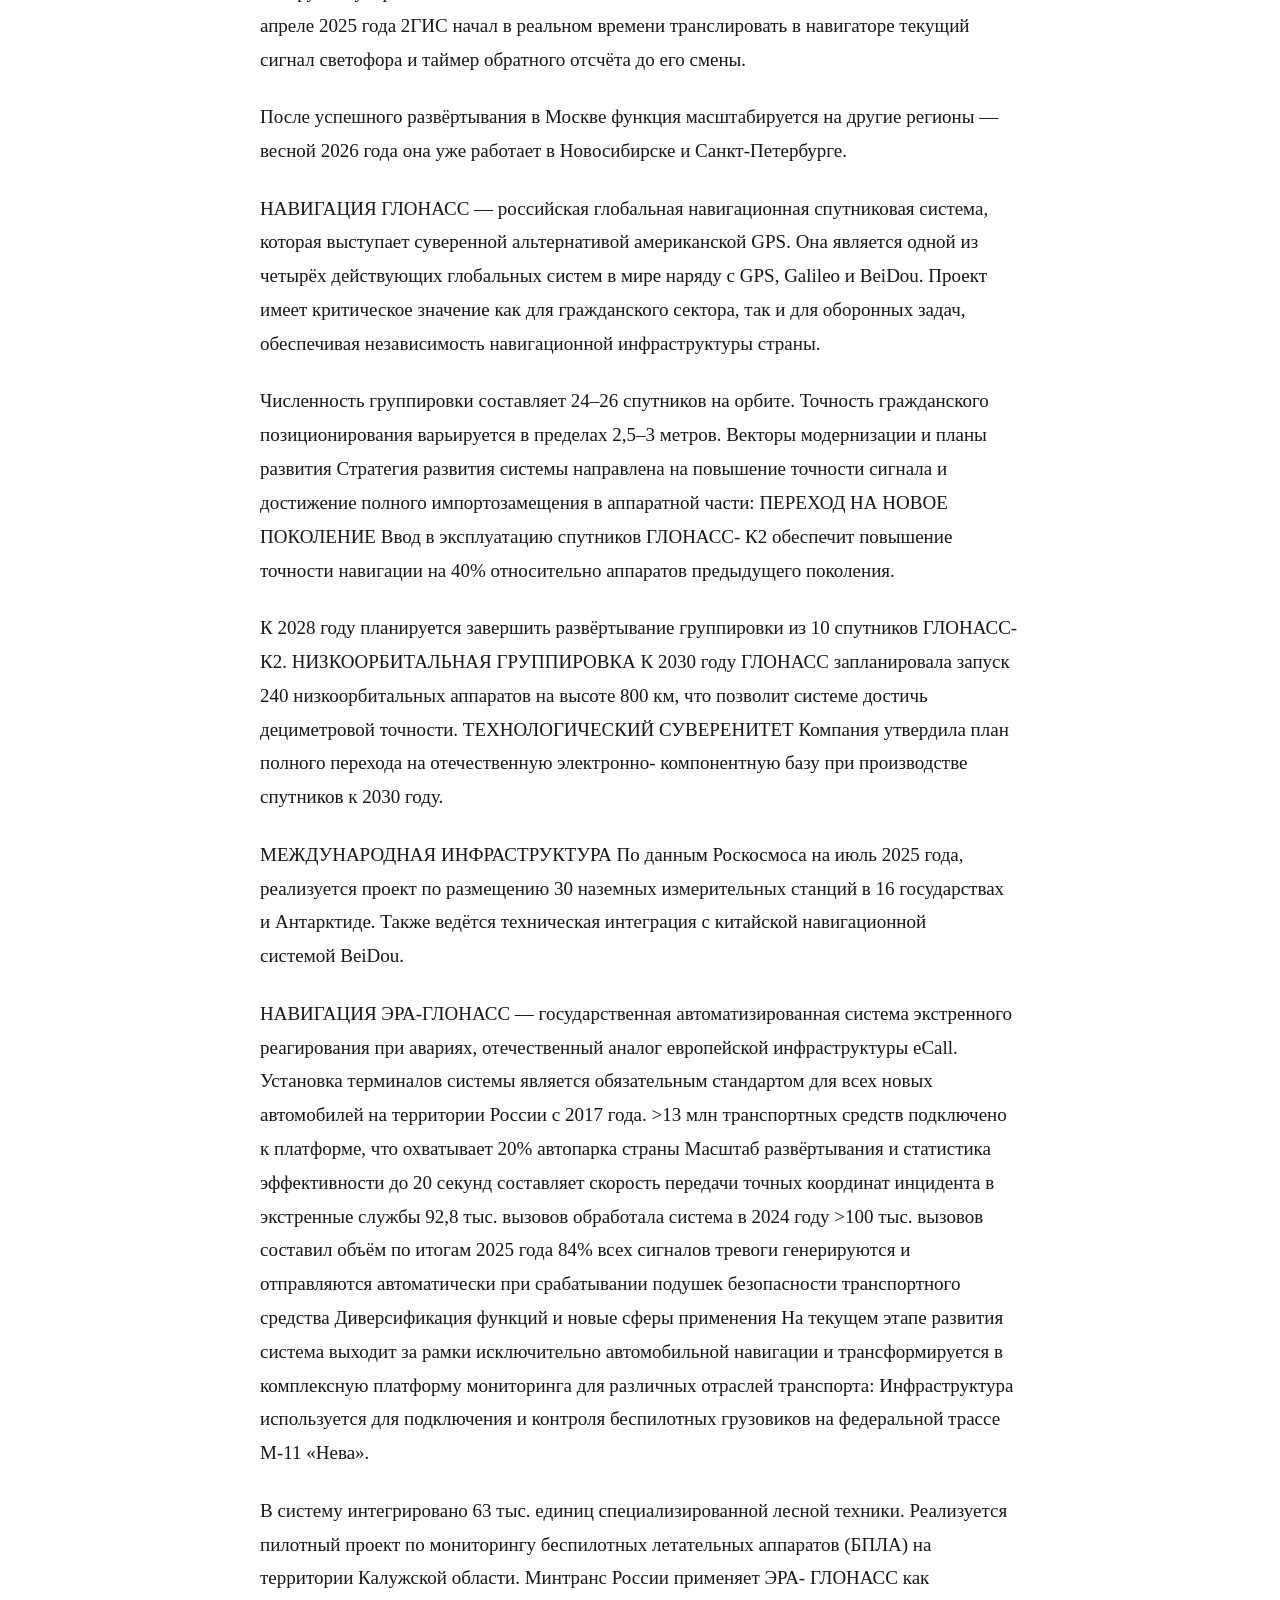
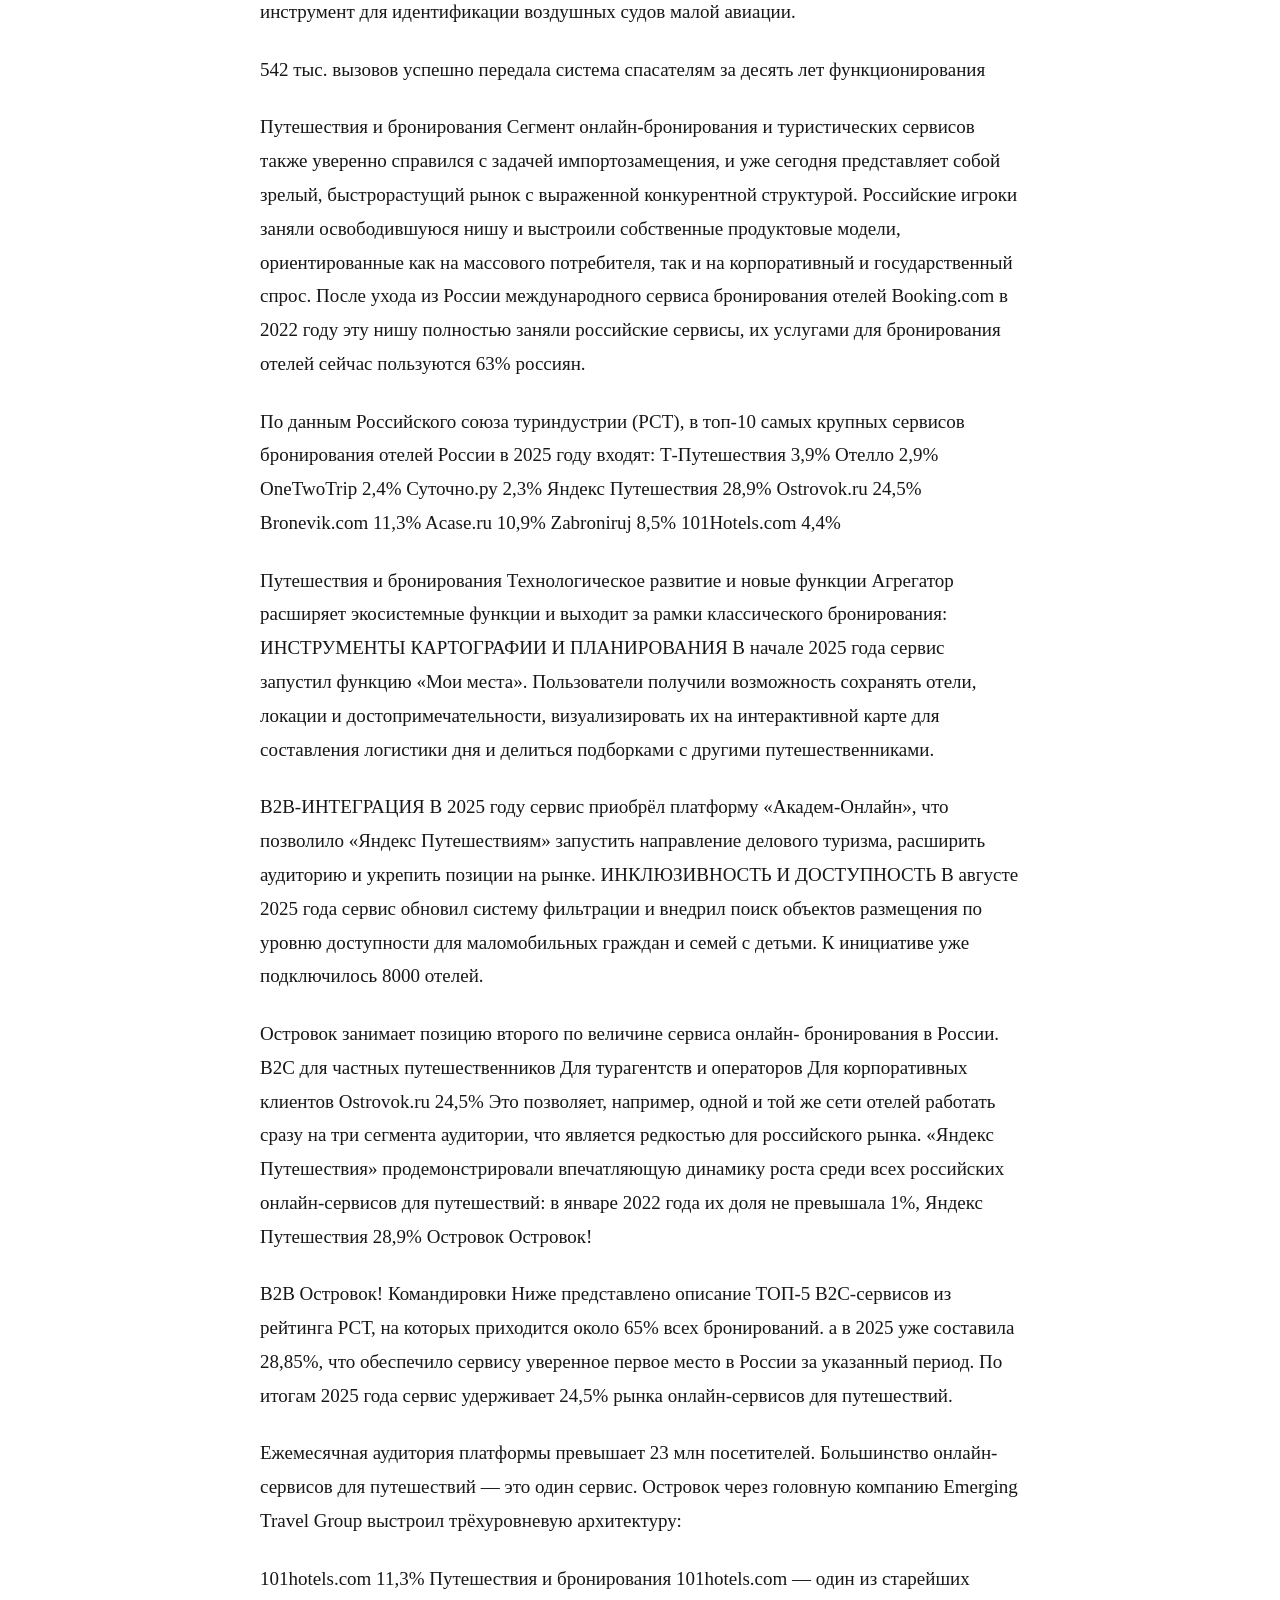
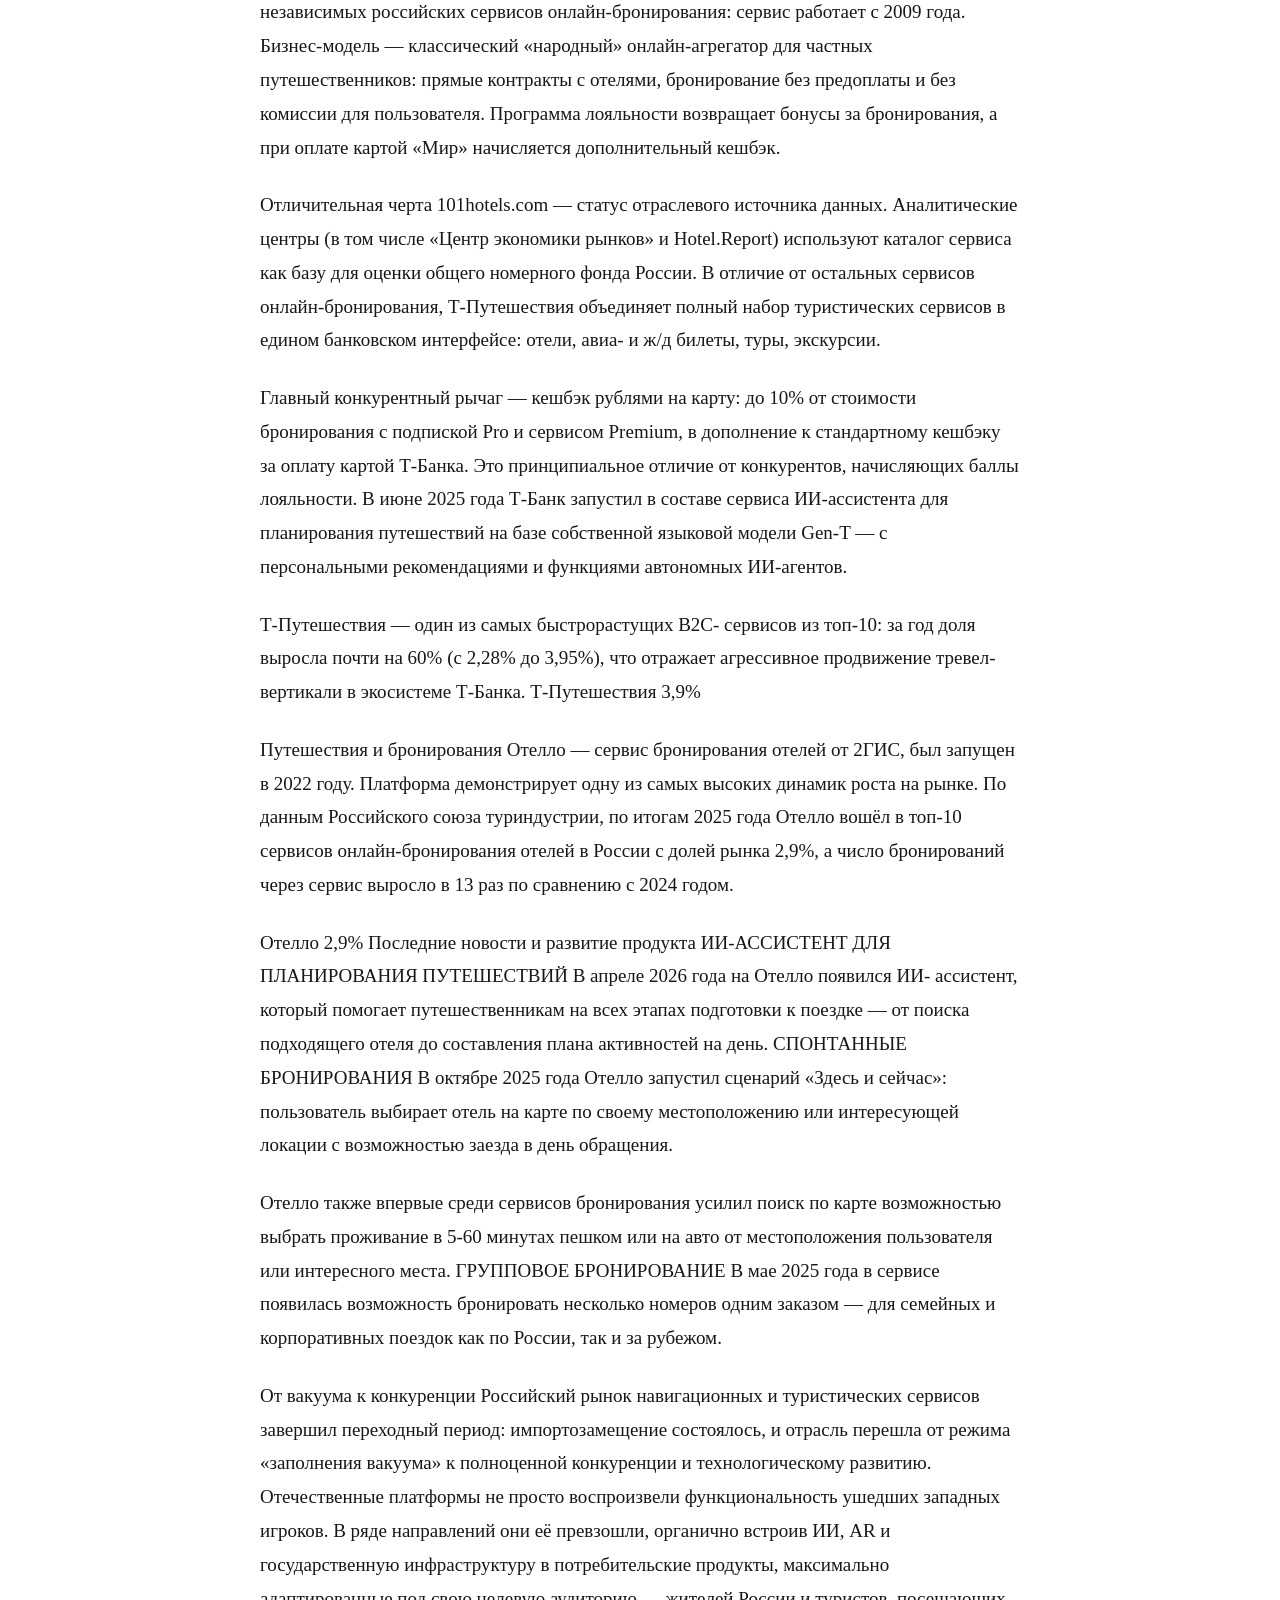
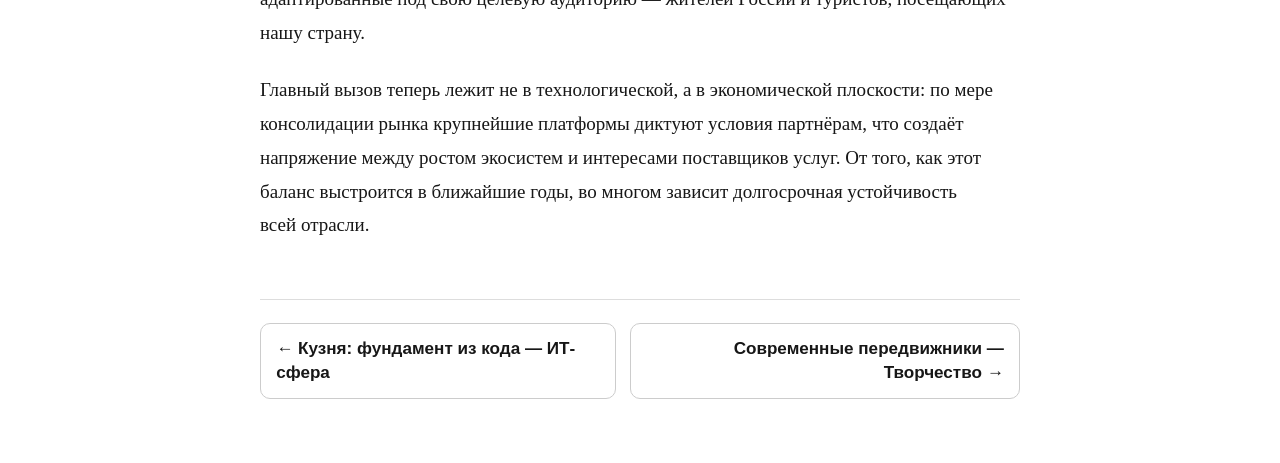
<file: travel.html>
<!doctype html>
<html lang="ru"><head><meta charset="utf-8"><meta name="viewport" content="width=device-width,initial-scale=1,viewport-fit=cover">
<title>Путеводный клубок — Путешествия и навигация — Тренды технологий à la Russe</title><meta name="description" content="Текстовая версия без изображений"><link rel="stylesheet" href="styles.css"></head>
<body><main><a class="site-title" href="index.html">← Оглавление</a>
<article><h1>Путеводный клубок — Путешествия и навигация</h1>
<p>Свой маршрут После 2022 года российский рынок лишился сразу нескольких крупных зарубежных игроков: в навигации прекратил работу Google Maps, а в туризме — Booking.com и Airbnb. Если навигационный сегмент восстановился быстро, то для туризма последствия оказались масштабнее. Российские отели пропали из каталогов международных платформ, что ограничило привычные маршруты для национального туризма.</p><p>Туристы, выезжающие за рубеж, столкнулись с другой проблемой: часть сервисов формально продолжает работу на территории России, но оплатить такие брони картой российского банка невозможно. Отечественные платформы предложили решения для обоих направлений: и для путешествий внутри страны, и для выезда за рубеж. Давайте посмотрим, как в последние годы развивались российские навигационные инструменты и как российская туристическая индустрия справлялась с глобальными вызовами.</p><p>Навигация Навигационные сервисы стали одним из наиболее показательных примеров успешного импортозамещения в российском ИТ: отрасль прошла переходный период быстро и без ощутимых потерь для конечного пользователя. Отечественные решения сегодня охватывают весь стек — от онлайн-карт и навигаторов до государственной спутниковой инфраструктуры и систем экстренного реагирования. Направление продолжает активно развиваться: конкуренция между игроками стимулирует технологическое обновление, а государственные инвестиции в суверенную инфраструктуру обеспечивают долгосрочную независимость отрасли от внешних факторов</p><p>НАВИГАЦИЯ «Яндекс Карты» и «Яндекс Навигатор» — одни из первых отечественных геосервисов. Они появились в 2004 и 2012 годах соответственно и дополнили возможности экосистемы Яндекса сценариями поиска и навигации на территории городов. Если «Навигатор» ориентирован на водителей, то «Карты» — на более широкую аудиторию: сервис позиционируется как персональное приложение к городу, с помощью которого можно находить места и строить маршруты к ним на любом транспорте или пешком.</p><p>Яндекс первым в России начал показывать на картах пробки, передвижение общественного транспорта в реальном времени. Сегодня в приложении «Карт» можно записываться в салоны красоты и решать другие повседневные задачи. За последние месяцы функциональность сервисов существенно расширилась за счёт интеграции ИИ и адаптации к современным инфраструктурным ограничениям, например: РЕЖИМ НАВИГАЦИИ «ПО ШАГАМ» В декабре 2025 года в ответ на участившиеся сбои и глушение спутниковых сигналов был запущен гибридный режим позиционирования.</p><p>При отсутствии GPS приложение использует данные сотовых вышек, сетей Wi-Fi и ручную фиксацию геопозиции на карте. ПЕРСОНАЛИЗИРОВАННЫЕ МАРШРУТЫ НА БАЗЕ ML В феврале 2026 года были внедрены алгоритмы машинного обучения, которые анализируют индивидуальный стиль вождения и историю поездок конкретного водителя. Появились маршруты «Простой», с минимизацией сложных развязок и поворотов, и «Знакомый», с учётом личных предпочтений и привычных пользователю улиц.</p><p>ГОЛОСОВЫЕ ИИ-ПОДСКАЗКИ Нейросети теперь формируют детализированные и контекстные голосовые инструкции, которые динамически адаптируются под конкретную дорожную ситуацию и сложность перекрёстка. ТРАНСЛЯЦИЯ ГЕОПОЗИЦИИ В РЕАЛЬНОМ ВРЕМЕНИ В январе 2026 года реализована встроенная функция «шеринга» локации, которая позволяет делиться своим местоположением с выбранными контактами напрямую через приложение. УМНЫЙ ИИ-ПОИСК И РЕКОМЕНДАЦИИ Расширена функциональность нейросетевых рекомендаций.</p><p>Приложение обрабатывает сложные семантические запросы, например, поиск нестандартных локаций или тихих мест с учётом текущего времени суток, дня недели и поведенческих факторов. ИНТЕГРАЦИЯ ПОГОДНЫХ РАДАРОВ И 3D-ОБЪЕКТОВ В интерфейс внедрено отображение погодных осадков прямо на пути следования, а также открыта возможность загрузки высокодетализирован- ных 3D-моделей зданий для повышения реалистичности карты.</p><p>НАВИГАЦИЯ ЛЁГКИЙ МАРШРУТ В НАВИГАТОРЕ В марте 2026 года для начинающих автомобилистов и ценителей спокойствия за рулём 2ГИС добавил в навигатор функцию, которая предлагает маршруты без сложных манёвров — разворотов, движения по кольцам. «Лёгкий маршрут» может быть чуть дольше оптимального, но зато меньше стресса и больше комфорта. Чтобы спокойствию не мешали сложности с GPS, в апреле 2ГИС поддержал и корректировку маршрутов при нестабильном сигнале спутников.</p><p>2ГИС — исторически первый из существующих сегодня крупных бесплатных отечественных геосервисов — появился в 1999 году. Сегодня он охватывает свыше 1400 городов России, Казахстана и ряда других стран. Сервис объединяет 3D-карты городов, поиск и навигатор, помогает выбирать компании, места и маршруты.</p><p>В поиске используется ИИ — можно найти заведение под настроение или по фото. 2ГИС первым среди российских геосервисов запустил мотонавигатор, начал отображать сигналы светофоров, добавил на карты поэтажные планы торговых центров и построение маршрутов внутри зданий. Сервис отличается широким набором геосоциальных возможностей на базе функции «Друзья на карте» — можно делиться местоположением и маршрутами с близкими, обмениваться сообщениями, не теряться в совместных поездках.</p><p>2ГИС развивает геотехнологии и для бизнеса. В линейке B2B-продуктов: сервис геоаналитики «2ГИС Про», сервис мониторинга транспорта «2ГИС ГеоПоток» и другие решения. Из недавних обновлений: ИИ-ПОИСК ПО НАСТРОЕНИЮ И АТМОСФЕРЕ С сентября 2025 года в 2ГИС можно находить заведения общепита по настроению, атмосфере, цели визита и даже по фото.</p><p>Например, в фильтре «Вайб» в поиске общепита можно выбрать несколько сценариев — «Красивый вид» + «Поболтать», — и 2ГИС покажет подходящие заведения. Для этого ИИ анализирует не только специализацию кафе и ресторанов, но и отзывы, меню, фото и сайты. ИИ-ПОМОЩНИК В ГЕОАНАЛИТИКЕ ДЛЯ БИЗНЕСА В апреле 2026 года 2ГИС внедрил ИИ-помощника в сервис геоаналитики «2ГИС Про».</p><p>Достаточно описать задачу — например, «оценить локацию для открытия бизнеса», — и за секунды получить интерактивный отчёт на карте с данными и выводами. Аналогов такому инструменту в российской геоаналитике сейчас нет. СИГНАЛЫ УМНЫХ СВЕТОФОРОВ В апреле 2025 года 2ГИС начал в реальном времени транслировать в навигаторе текущий сигнал светофора и таймер обратного отсчёта до его смены.</p><p>После успешного развёртывания в Москве функция масштабируется на другие регионы — весной 2026 года она уже работает в Новосибирске и Санкт-Петербурге.</p><p>НАВИГАЦИЯ ГЛОНАСС — российская глобальная навигационная спутниковая система, которая выступает суверенной альтернативой американской GPS. Она является одной из четырёх действующих глобальных систем в мире наряду с GPS, Galileo и BeiDou. Проект имеет критическое значение как для гражданского сектора, так и для оборонных задач, обеспечивая независимость навигационной инфраструктуры страны.</p><p>Численность группировки составляет 24–26 спутников на орбите. Точность гражданского позиционирования варьируется в пределах 2,5–3 метров. Векторы модернизации и планы развития Стратегия развития системы направлена на повышение точности сигнала и достижение полного импортозамещения в аппаратной части: ПЕРЕХОД НА НОВОЕ ПОКОЛЕНИЕ Ввод в эксплуатацию спутников ГЛОНАСС- К2 обеспечит повышение точности навигации на 40% относительно аппаратов предыдущего поколения.</p><p>К 2028 году планируется завершить развёртывание группировки из 10 спутников ГЛОНАСС-К2. НИЗКООРБИТАЛЬНАЯ ГРУППИРОВКА К 2030 году ГЛОНАСС запланировала запуск 240 низкоорбитальных аппаратов на высоте 800 км, что позволит системе достичь дециметровой точности. ТЕХНОЛОГИЧЕСКИЙ СУВЕРЕНИТЕТ Компания утвердила план полного перехода на отечественную электронно- компонентную базу при производстве спутников к 2030 году.</p><p>МЕЖДУНАРОДНАЯ ИНФРАСТРУКТУРА По данным Роскосмоса на июль 2025 года, реализуется проект по размещению 30 наземных измерительных станций в 16 государствах и Антарктиде. Также ведётся техническая интеграция с китайской навигационной системой BeiDou.</p><p>НАВИГАЦИЯ ЭРА-ГЛОНАСС — государственная автоматизированная система экстренного реагирования при авариях, отечественный аналог европейской инфраструктуры eCall. Установка терминалов системы является обязательным стандартом для всех новых автомобилей на территории России с 2017 года. >13 млн транспортных средств подключено к платформе, что охватывает 20% автопарка страны Масштаб развёртывания и статистика эффективности до 20 секунд составляет скорость передачи точных координат инцидента в экстренные службы 92,8 тыс. вызовов обработала система в 2024 году >100 тыс. вызовов составил объём по итогам 2025 года 84% всех сигналов тревоги генерируются и отправляются автоматически при срабатывании подушек безопасности транспортного средства Диверсификация функций и новые сферы применения На текущем этапе развития система выходит за рамки исключительно автомобильной навигации и трансформируется в комплексную платформу мониторинга для различных отраслей транспорта: Инфраструктура используется для подключения и контроля беспилотных грузовиков на федеральной трассе М-11 «Нева».</p><p>В систему интегрировано 63 тыс. единиц специализированной лесной техники. Реализуется пилотный проект по мониторингу беспилотных летательных аппаратов (БПЛА) на территории Калужской области. Минтранс России применяет ЭРА- ГЛОНАСС как инструмент для идентификации воздушных судов малой авиации.</p><p>542 тыс. вызовов успешно передала система спасателям за десять лет функционирования</p><p>Путешествия и бронирования Сегмент онлайн-бронирования и туристических сервисов также уверенно справился с задачей импортозамещения, и уже сегодня представляет собой зрелый, быстрорастущий рынок с выраженной конкурентной структурой. Российские игроки заняли освободившуюся нишу и выстроили собственные продуктовые модели, ориентированные как на массового потребителя, так и на корпоративный и государственный спрос. После ухода из России международного сервиса бронирования отелей Booking.com в 2022 году эту нишу полностью заняли российские сервисы, их услугами для бронирования отелей сейчас пользуются 63% россиян.</p><p>По данным Российского союза туриндустрии (РСТ), в топ-10 самых крупных сервисов бронирования отелей России в 2025 году входят: Т-Путешествия 3,9% Отелло 2,9% OneTwoTrip 2,4% Суточно.ру 2,3% Яндекс Путешествия 28,9% Ostrovok.ru 24,5% Bronevik.com 11,3% Acase.ru 10,9% Zabroniruj 8,5% 101Hotels.com 4,4%</p><p>Путешествия и бронирования Технологическое развитие и новые функции Агрегатор расширяет экосистемные функции и выходит за рамки классического бронирования: ИНСТРУМЕНТЫ КАРТОГРАФИИ И ПЛАНИРОВАНИЯ В начале 2025 года сервис запустил функцию «Мои места». Пользователи получили возможность сохранять отели, локации и достопримечательности, визуализировать их на интерактивной карте для составления логистики дня и делиться подборками с другими путешественниками.</p><p>B2B-ИНТЕГРАЦИЯ В 2025 году сервис приобрёл платформу «Академ-Онлайн», что позволило «Яндекс Путешествиям» запустить направление делового туризма, расширить аудиторию и укрепить позиции на рынке. ИНКЛЮЗИВНОСТЬ И ДОСТУПНОСТЬ В августе 2025 года сервис обновил систему фильтрации и внедрил поиск объектов размещения по уровню доступности для маломобильных граждан и семей с детьми. К инициативе уже подключилось 8000 отелей.</p><p>Островок занимает позицию второго по величине сервиса онлайн- бронирования в России. B2C для частных путешественников Для турагентств и операторов Для корпоративных клиентов Ostrovok.ru 24,5% Это позволяет, например, одной и той же сети отелей работать сразу на три сегмента аудитории, что является редкостью для российского рынка. «Яндекс Путешествия» продемонстрировали впечатляющую динамику роста среди всех российских онлайн-сервисов для путешествий: в январе 2022 года их доля не превышала 1%, Яндекс Путешествия 28,9% Островок Островок!</p><p>B2B Островок! Командировки Ниже представлено описание ТОП-5 B2C-сервисов из рейтинга РСТ, на которых приходится около 65% всех бронирований. а в 2025 уже составила 28,85%, что обеспечило сервису уверенное первое место в России за указанный период. По итогам 2025 года сервис удерживает 24,5% рынка онлайн-сервисов для путешествий.</p><p>Ежемесячная аудитория платформы превышает 23 млн посетителей. Большинство онлайн-сервисов для путешествий — это один сервис. Островок через головную компанию Emerging Travel Group выстроил трёхуровневую архитектуру:</p><p>101hotels.com 11,3% Путешествия и бронирования 101hotels.com — один из старейших независимых российских сервисов онлайн-бронирования: сервис работает с 2009 года. Бизнес-модель — классический «народный» онлайн-агрегатор для частных путешественников: прямые контракты с отелями, бронирование без предоплаты и без комиссии для пользователя. Программа лояльности возвращает бонусы за бронирования, а при оплате картой «Мир» начисляется дополнительный кешбэк.</p><p>Отличительная черта 101hotels.com — статус отраслевого источника данных. Аналитические центры (в том числе «Центр экономики рынков» и Hotel.Report) используют каталог сервиса как базу для оценки общего номерного фонда России. В отличие от остальных сервисов онлайн-бронирования, Т-Путешествия объединяет полный набор туристических сервисов в едином банковском интерфейсе: отели, авиа- и ж/д билеты, туры, экскурсии.</p><p>Главный конкурентный рычаг — кешбэк рублями на карту: до 10% от стоимости бронирования с подпиской Pro и сервисом Premium, в дополнение к стандартному кешбэку за оплату картой Т-Банка. Это принципиальное отличие от конкурентов, начисляющих баллы лояльности. В июне 2025 года Т-Банк запустил в составе сервиса ИИ-ассистента для планирования путешествий на базе собственной языковой модели Gen-T — с персональными рекомендациями и функциями автономных ИИ-агентов.</p><p>Т-Путешествия — один из самых быстрорастущих B2C- сервисов из топ-10: за год доля выросла почти на 60% (с 2,28% до 3,95%), что отражает агрессивное продвижение тревел-вертикали в экосистеме Т-Банка. Т-Путешествия 3,9%</p><p>Путешествия и бронирования Отелло — сервис бронирования отелей от 2ГИС, был запущен в 2022 году. Платформа демонстрирует одну из самых высоких динамик роста на рынке. По данным Российского союза туриндустрии, по итогам 2025 года Отелло вошёл в топ-10 сервисов онлайн-бронирования отелей в России с долей рынка 2,9%, а число бронирований через сервис выросло в 13 раз по сравнению с 2024 годом.</p><p>Отелло 2,9% Последние новости и развитие продукта ИИ-АССИСТЕНТ ДЛЯ ПЛАНИРОВАНИЯ ПУТЕШЕСТВИЙ В апреле 2026 года на Отелло появился ИИ- ассистент, который помогает путешественникам на всех этапах подготовки к поездке — от поиска подходящего отеля до составления плана активностей на день. СПОНТАННЫЕ БРОНИРОВАНИЯ В октябре 2025 года Отелло запустил сценарий «Здесь и сейчас»: пользователь выбирает отель на карте по своему местоположению или интересующей локации с возможностью заезда в день обращения.</p><p>Отелло также впервые среди сервисов бронирования усилил поиск по карте возможностью выбрать проживание в 5-60 минутах пешком или на авто от местоположения пользователя или интересного места. ГРУППОВОЕ БРОНИРОВАНИЕ В мае 2025 года в сервисе появилась возможность бронировать несколько номеров одним заказом — для семейных и корпоративных поездок как по России, так и за рубежом.</p><p>От вакуума к конкуренции Российский рынок навигационных и туристических сервисов завершил переходный период: импортозамещение состоялось, и отрасль перешла от режима «заполнения вакуума» к полноценной конкуренции и технологическому развитию. Отечественные платформы не просто воспроизвели функциональность ушедших западных игроков. В ряде направлений они её превзошли, органично встроив ИИ, AR и государственную инфраструктуру в потребительские продукты, максимально адаптированные под свою целевую аудиторию — жителей России и туристов, посещающих нашу страну.</p><p>Главный вызов теперь лежит не в технологической, а в экономической плоскости: по мере консолидации рынка крупнейшие платформы диктуют условия партнёрам, что создаёт напряжение между ростом экосистем и интересами поставщиков услуг. От того, как этот баланс выстроится в ближайшие годы, во многом зависит долгосрочная устойчивость всей отрасли.</p>
</article><nav class="pager" aria-label="Переход между разделами"><a href="it.html">← Кузня: фундамент из кода — ИТ-сфера</a><a class="next" href="creative.html">Современные передвижники — Творчество →</a></nav></main></body></html>
</file>
<file: styles.css>
:root{color-scheme:light dark}
html{font-size:19px;scroll-behavior:smooth}
body{margin:0;font-family:Georgia,"Times New Roman",serif;line-height:1.78;background:#fff;color:#171717}
main{max-width:760px;margin:0 auto;padding:28px 18px 64px}
a{color:inherit;text-underline-offset:3px}
.site-title{font:600 .92rem/1.3 Arial,sans-serif;letter-spacing:.02em;color:#666;text-decoration:none}
h1{font-size:2rem;line-height:1.18;margin:.9rem 0 1.4rem}
h2{font-size:1.35rem;line-height:1.3;margin:2.5rem 0 1rem}
p{margin:0 0 1.25rem;text-wrap:pretty}
.lead{font-size:1.05rem}
.toc{font-family:Arial,sans-serif;margin:2rem 0;padding:0;list-style:none;border-top:1px solid #ddd}
.toc li{border-bottom:1px solid #ddd}.toc a{display:block;padding:.85rem .15rem;text-decoration:none}
.toc a:hover{text-decoration:underline}
.pager{display:flex;justify-content:space-between;gap:14px;margin-top:3rem;padding-top:1.2rem;border-top:1px solid #ddd;font:600 .9rem/1.4 Arial,sans-serif}
.pager a{display:block;max-width:47%;padding:.7rem .8rem;border:1px solid #ccc;border-radius:10px;text-decoration:none}
.pager .next{text-align:right;margin-left:auto}
.reader-note{font:400 .86rem/1.5 Arial,sans-serif;color:#666;margin:1rem 0 2rem}
@media(max-width:560px){html{font-size:18px}main{padding:22px 17px 48px}h1{font-size:1.72rem}.pager{flex-direction:column}.pager a{max-width:none}.pager .next{text-align:left;margin-left:0}}
@media(prefers-color-scheme:dark){body{background:#111;color:#eee}.site-title,.reader-note{color:#aaa}.toc,.toc li,.pager{border-color:#444}.pager a{border-color:#555}}
</file>
